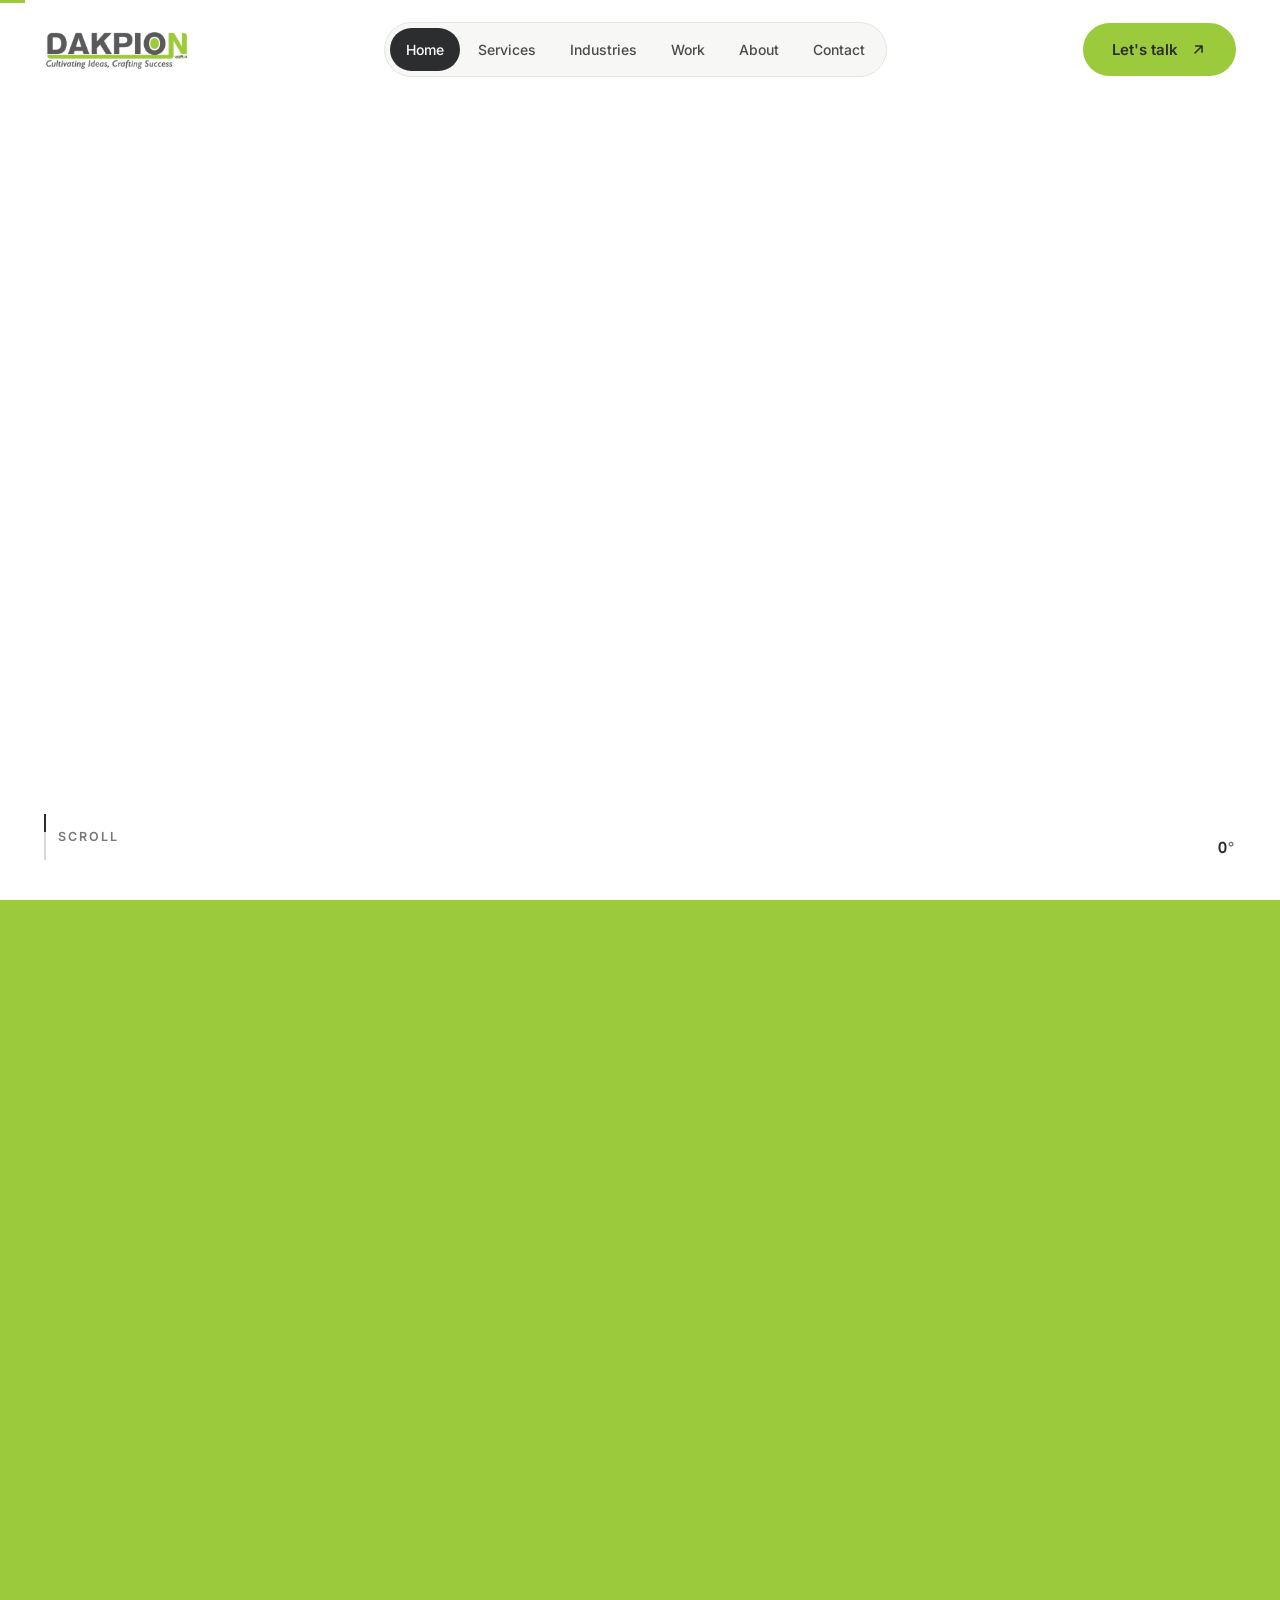
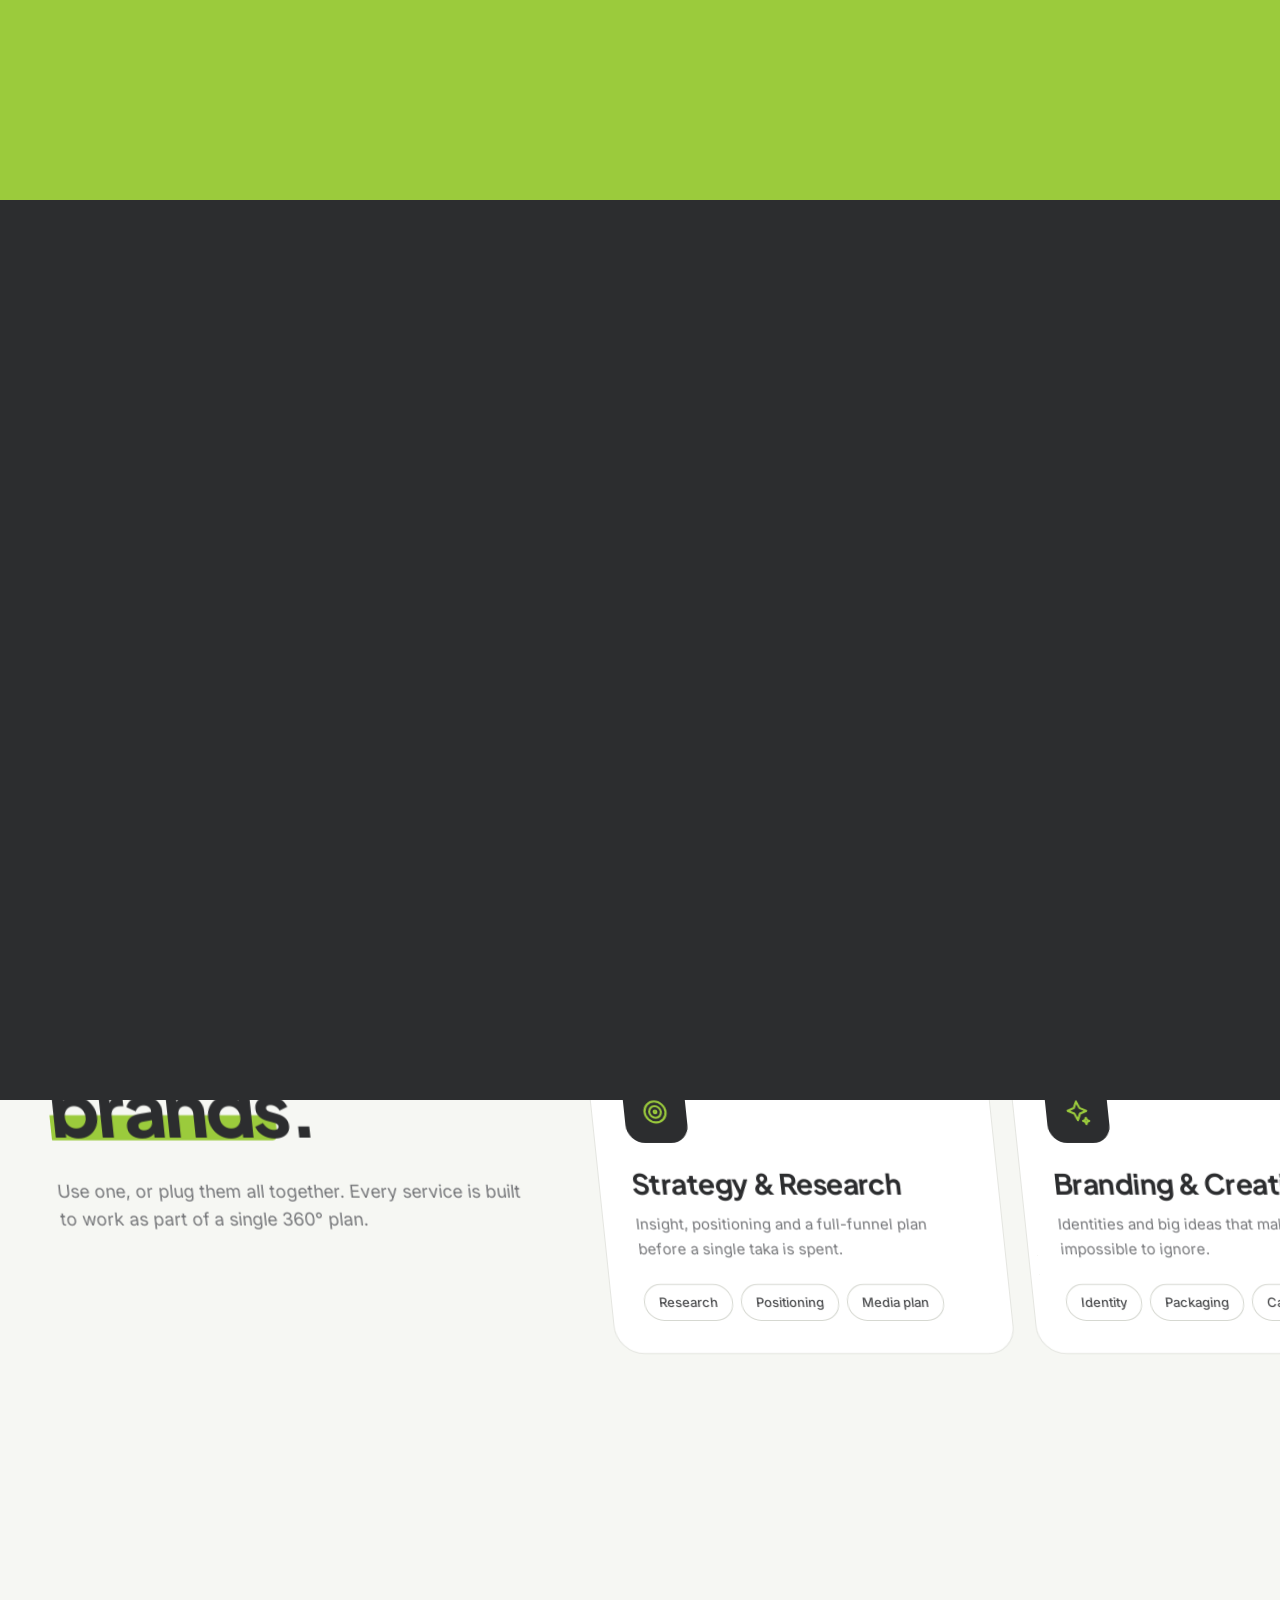
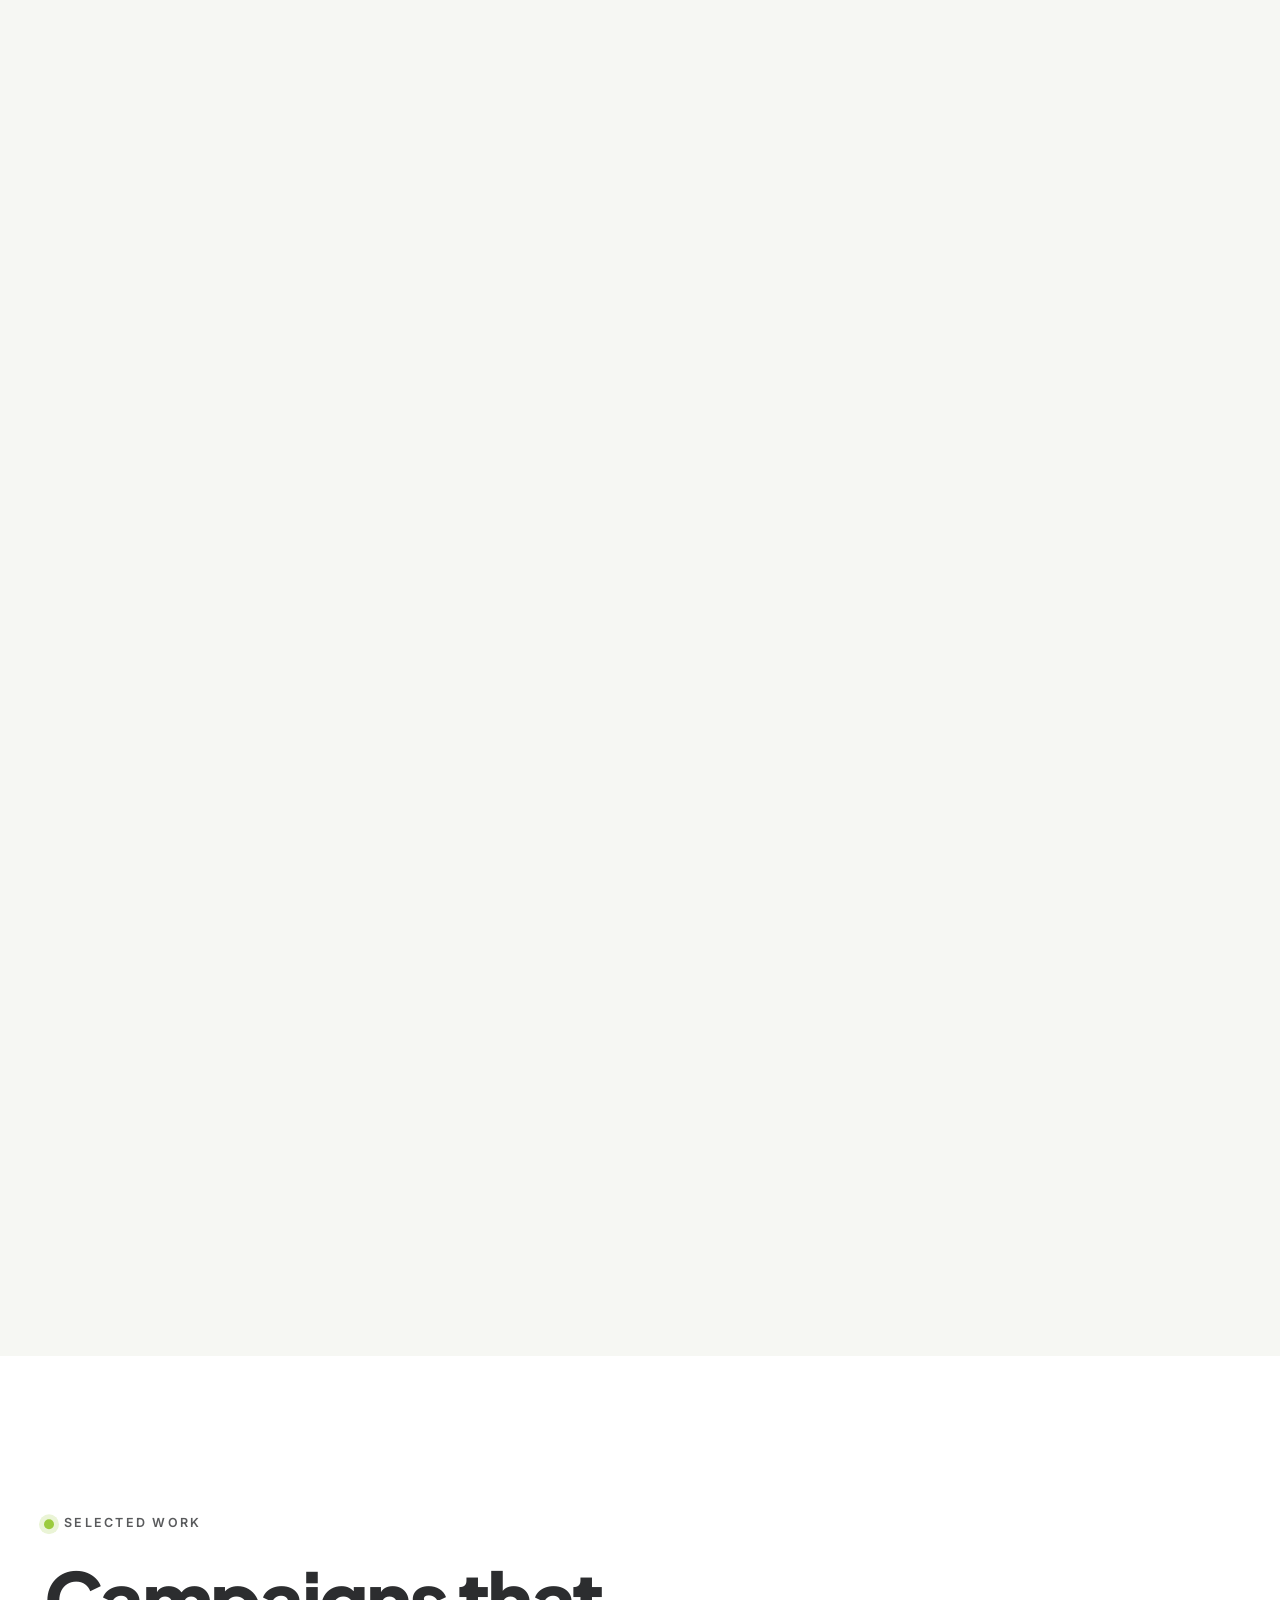
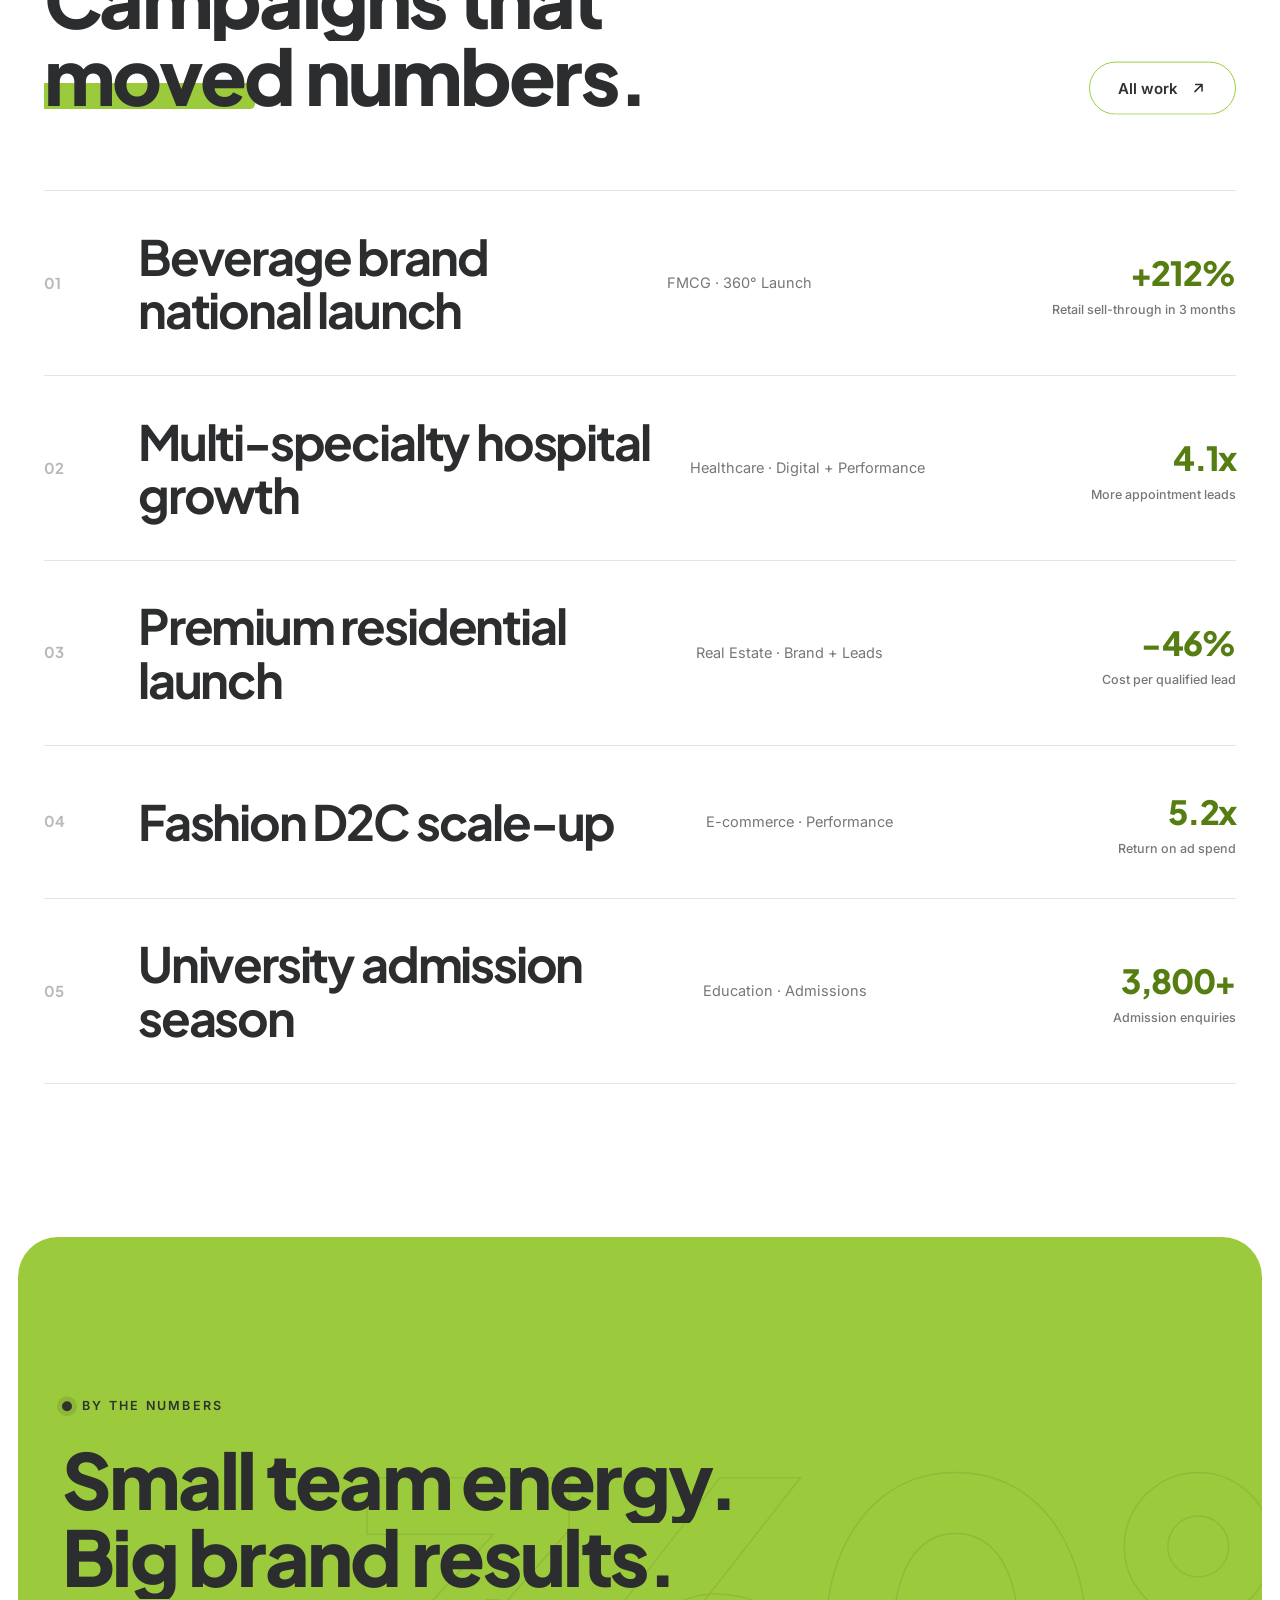
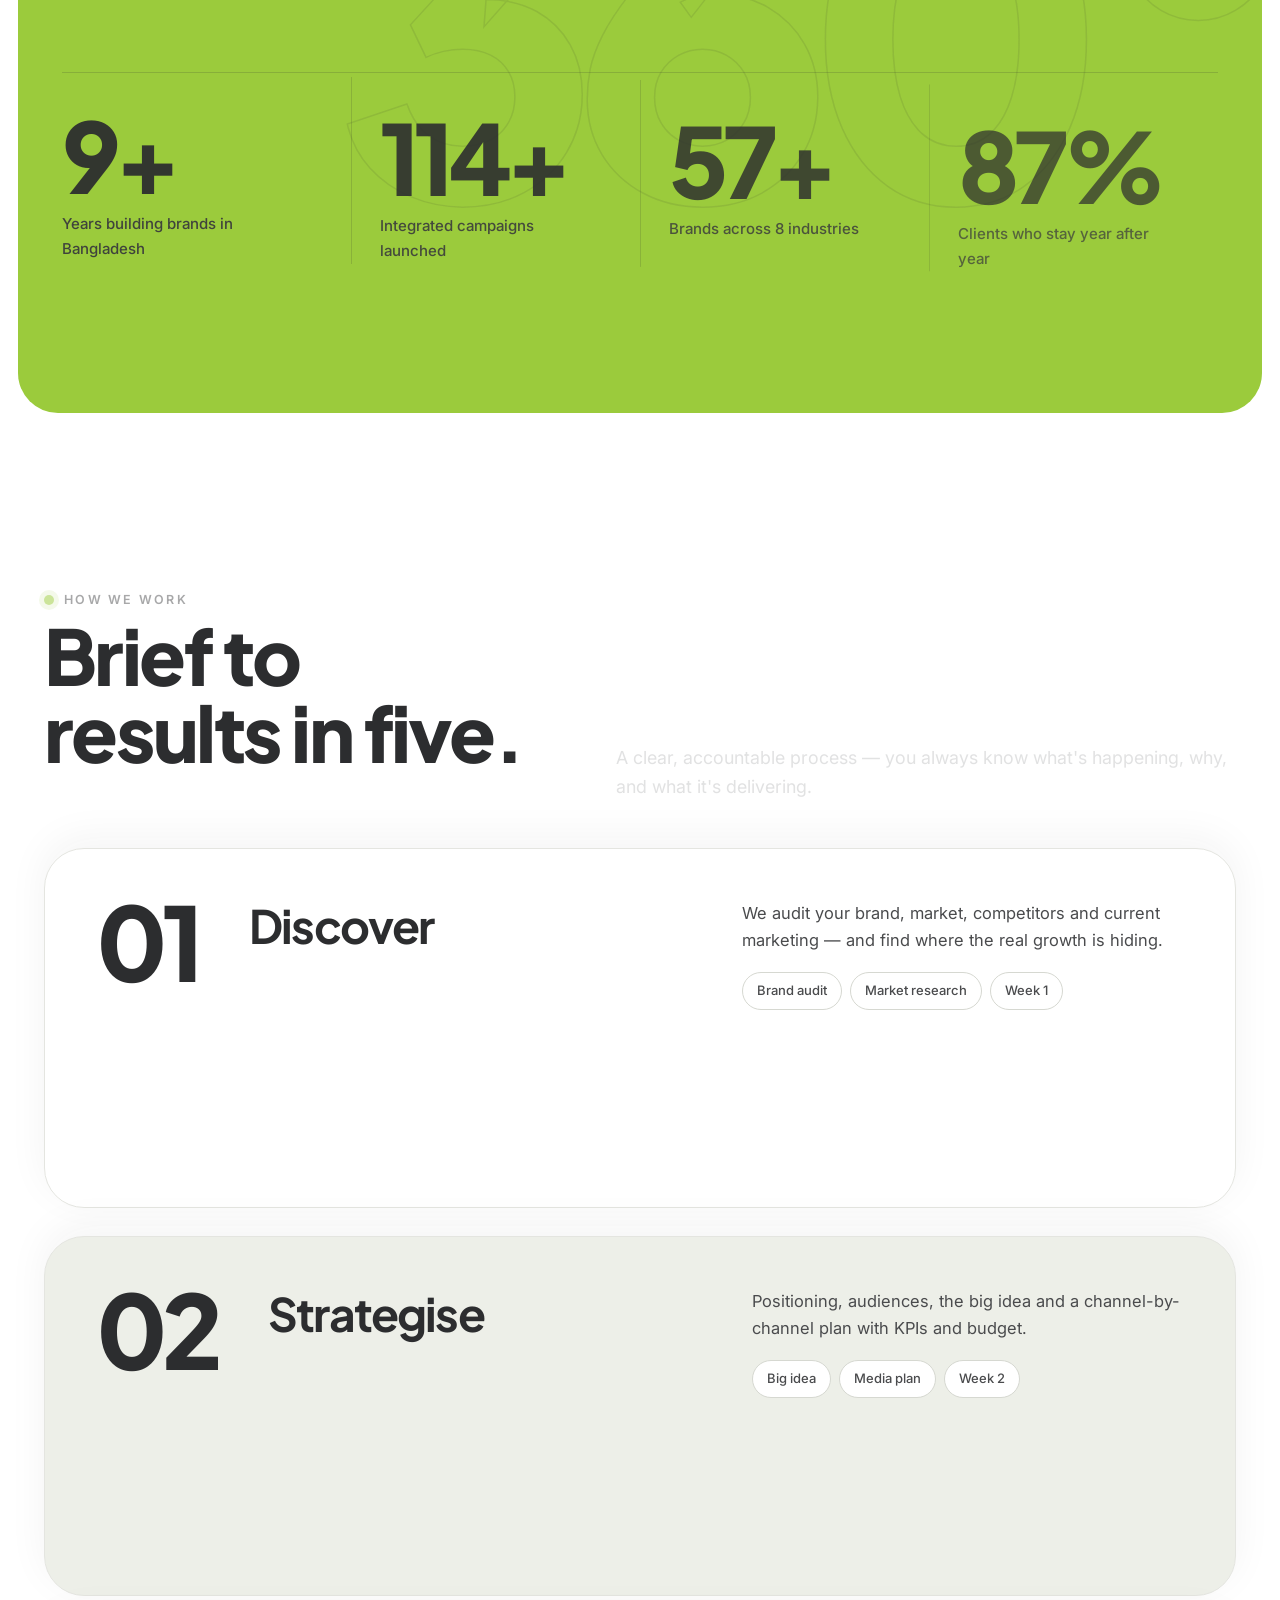
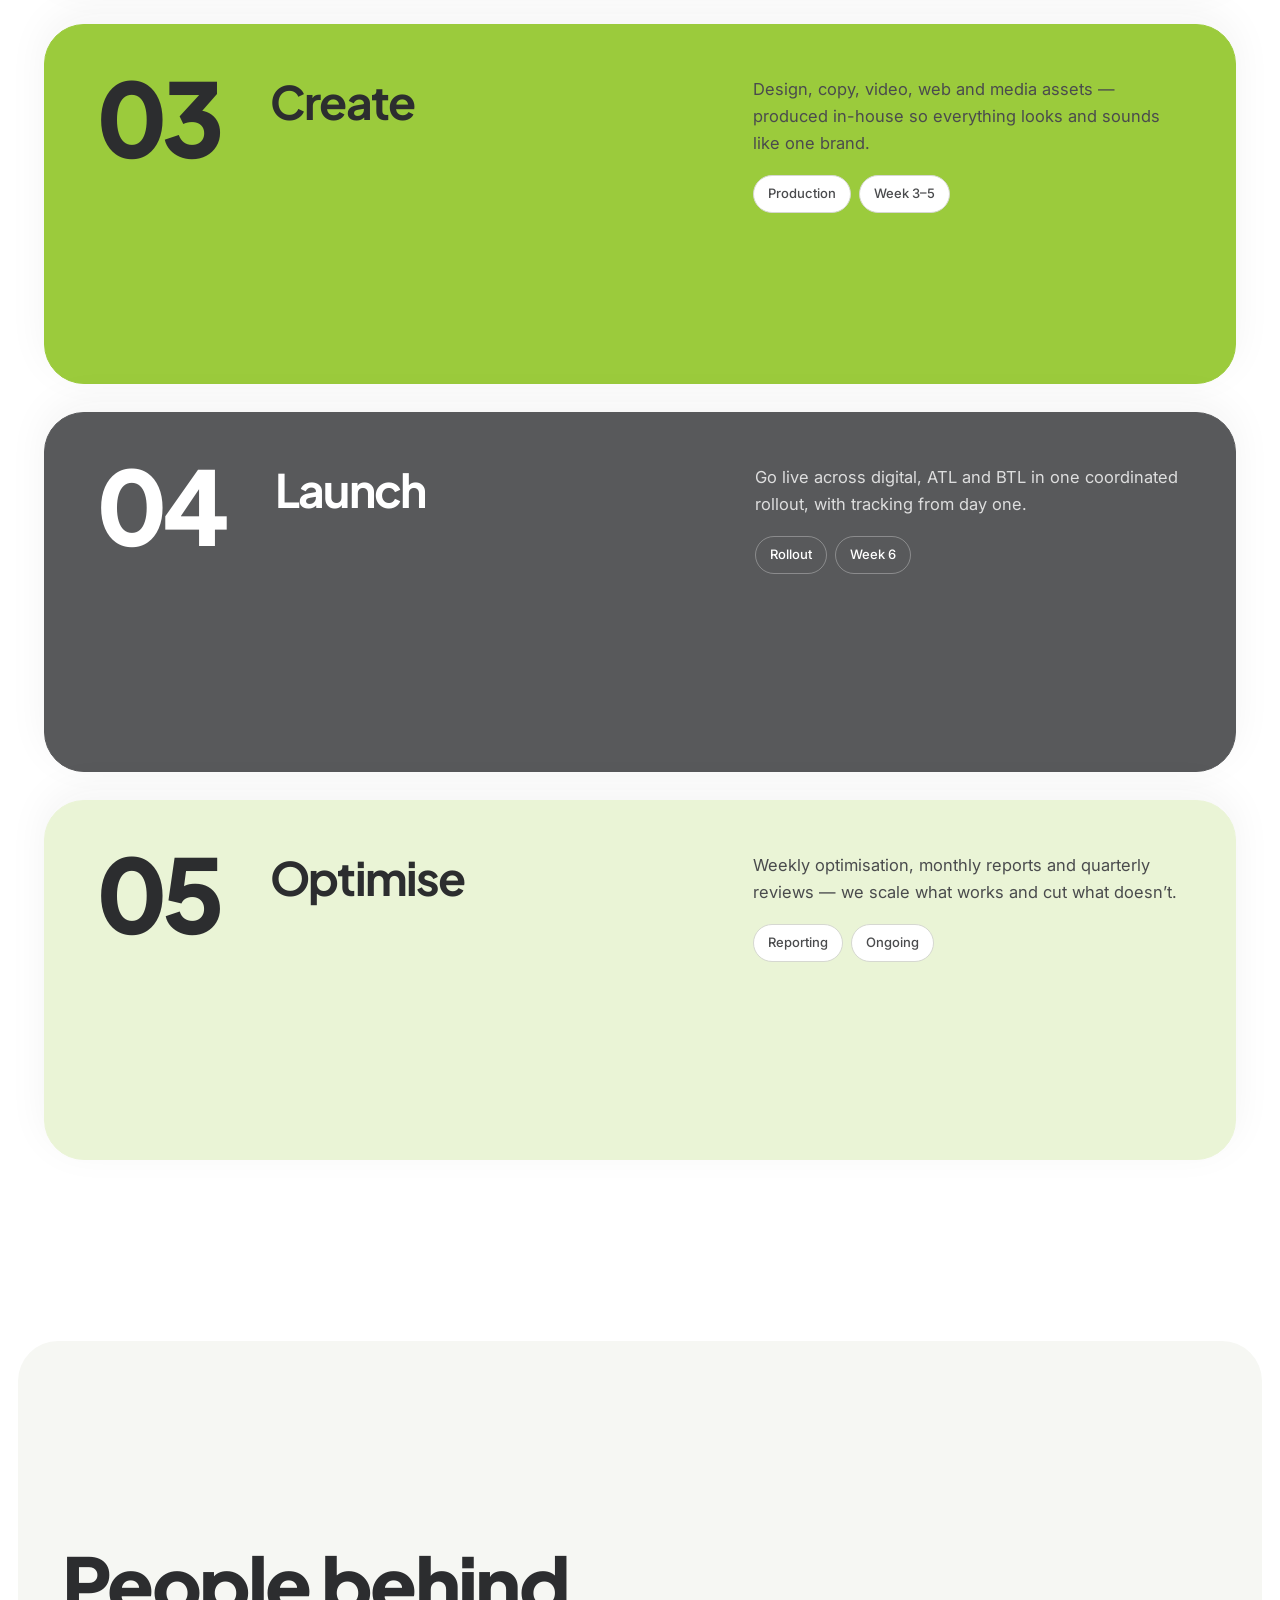
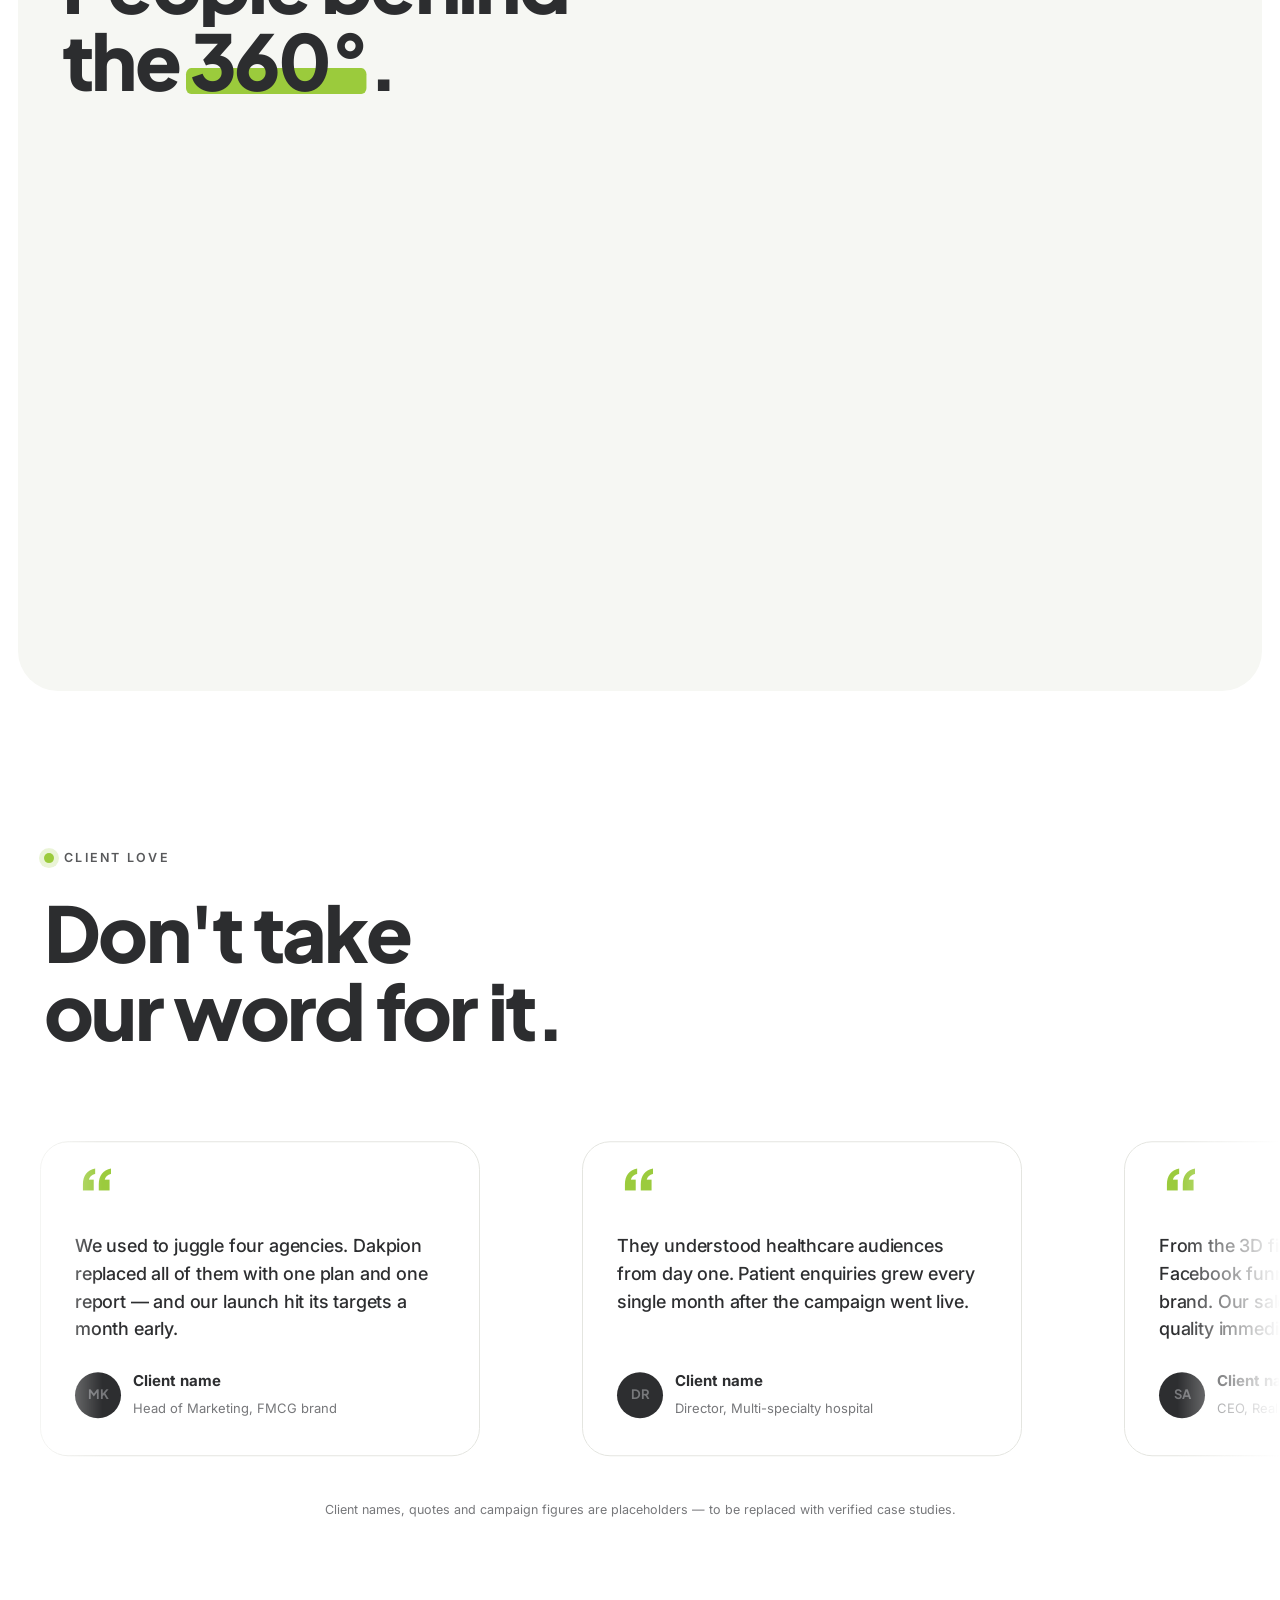
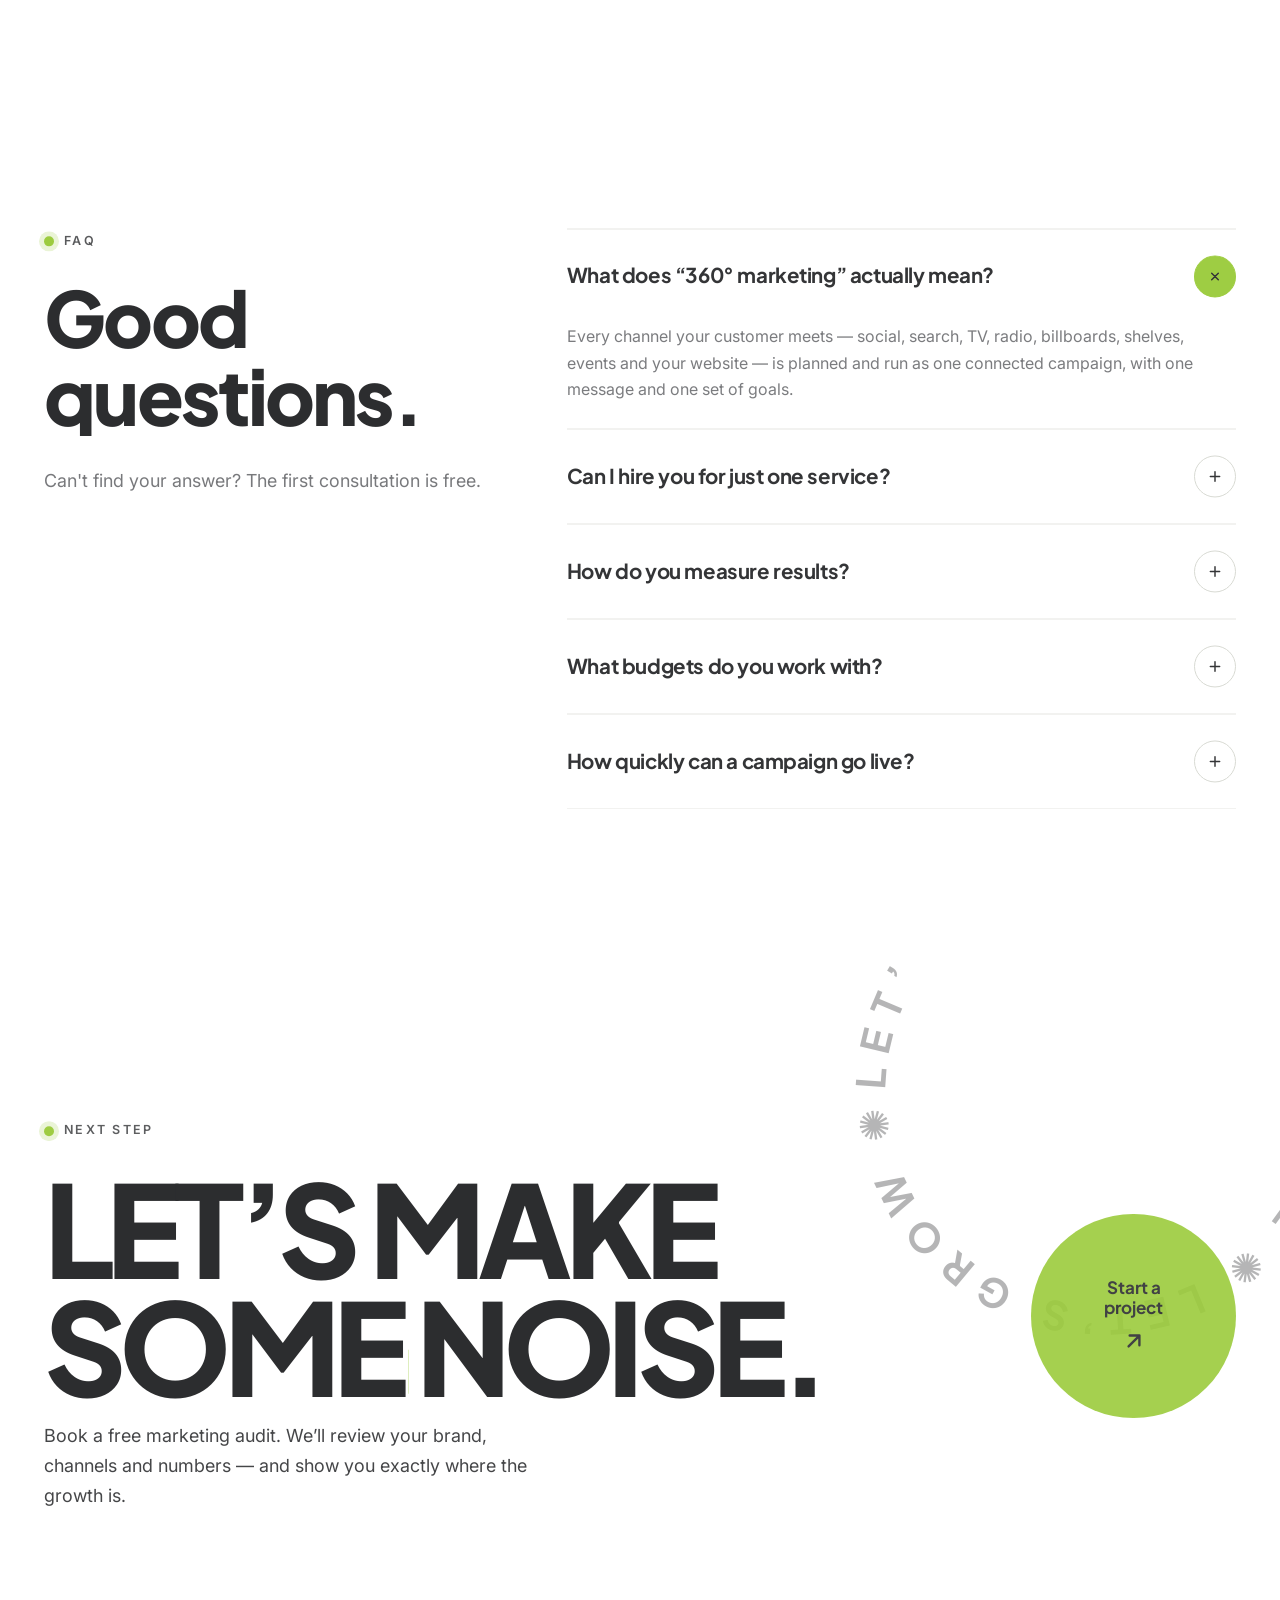
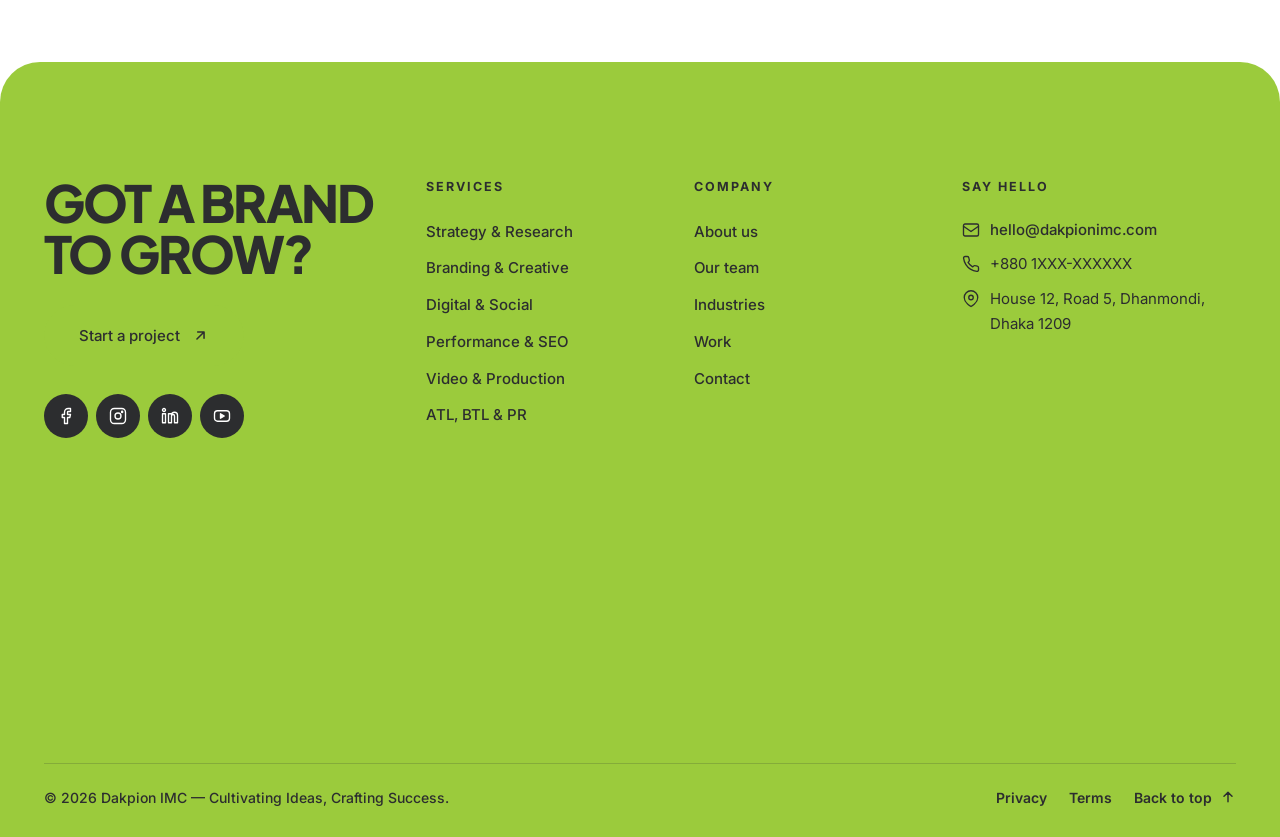
<file: index.html>
<!doctype html>
<html lang="en">
<head>
<meta charset="UTF-8">
<meta name="viewport" content="width=device-width, initial-scale=1.0">
<title>Dakpion IMC — 360° Marketing Solutions Agency in Bangladesh</title>
<meta name="description" content="Dakpion IMC is a 360° marketing agency in Dhaka — brand strategy, creative, social media, performance ads, SEO, video production, ATL media, PR and BTL activation under one roof.">
<meta name="theme-color" content="#9BCB3C">
<meta property="og:title" content="Dakpion IMC — 360° Marketing Solutions Agency in Bangladesh">
<meta property="og:description" content="Dakpion IMC is a 360° marketing agency in Dhaka — brand strategy, creative, social media, performance ads, SEO, video production, ATL media, PR and BTL activation under one roof.">
<meta property="og:type" content="website">
<link rel="icon" href="assets/images/favicon.png">
<link rel="preconnect" href="https://fonts.googleapis.com">
<link rel="preconnect" href="https://fonts.gstatic.com" crossorigin>
<link rel="preload" as="image" href="assets/images/logo-dark.webp">
<link href="https://fonts.googleapis.com/css2?family=Inter:wght@400;500;600;700&family=Plus+Jakarta+Sans:wght@600;700;800&display=swap" rel="stylesheet">
<link rel="stylesheet" href="assets/css/style.css">
<script>
(function(r){r.classList.add('js');try{if(!sessionStorage.getItem('dk-seen')&&!matchMedia('(prefers-reduced-motion: reduce)').matches)r.classList.add('show-loader');if(sessionStorage.getItem('dk-pt'))r.classList.add('pt-enter');}catch(e){}
setTimeout(function(){if(!window.__animReady){r.classList.add('no-anim');r.classList.remove('show-loader','pt-enter');}},3500);})(document.documentElement);
</script>
<script src="assets/js/vendor/gsap.min.js" defer></script>
<script src="assets/js/vendor/ScrollTrigger.min.js" defer></script>
<script src="assets/js/vendor/SplitText.min.js" defer></script>
<script src="assets/js/vendor/lenis.min.js" defer></script>
<script src="assets/js/main.js" defer></script>
</head>
<body data-page="home">
<!-- @header -->
<div class="progress" aria-hidden="true"></div>
<div class="cursor" aria-hidden="true"><span></span></div><div class="cursor-dot" aria-hidden="true"></div>
<div class="loader" aria-hidden="true"><span>Dakpion IMC — 360° Marketing</span><b>0°</b></div>
<div class="pt" aria-hidden="true"></div>
<header class="site-header">
  <div class="container header-inner">
    <a href="index.html" class="brand" aria-label="Dakpion IMC home"><img src="assets/images/logo-dark.webp" width="420" height="116" alt="Dakpion IMC"></a>
    <nav aria-label="Main"><ul class="nav"><li><a href="index.html" data-nav="home" data-text="Home"><span>Home</span></a></li><li><a href="services.html" data-nav="services" data-text="Services"><span>Services</span></a></li><li><a href="industries.html" data-nav="industries" data-text="Industries"><span>Industries</span></a></li><li><a href="portfolio.html" data-nav="work" data-text="Work"><span>Work</span></a></li><li><a href="about.html" data-nav="about" data-text="About"><span>About</span></a></li><li><a href="contact.html" data-nav="contact" data-text="Contact"><span>Contact</span></a></li></ul></nav>
    <div class="header-right">
      <a href="contact.html" class="btn btn--grey" data-magnetic=".2">Let's talk <svg class="icon" aria-hidden="true"><use href="assets/icons/sprite.svg#i-arrow-ur"/></svg></a>
      <button class="menu-btn" aria-expanded="false" aria-controls="menu"><span>Menu</span><i><b></b><b></b></i></button>
    </div>
  </div>
</header>
<div class="menu" id="menu">
  <ul><li><a href="index.html" style="--i:0">Home</a></li><li><a href="services.html" style="--i:1">Services</a></li><li><a href="industries.html" style="--i:2">Industries</a></li><li><a href="portfolio.html" style="--i:3">Work</a></li><li><a href="about.html" style="--i:4">About</a></li><li><a href="contact.html" style="--i:5">Contact</a></li></ul>
  <div class="menu-foot"><a href="mailto:hello@dakpionimc.com">hello@dakpionimc.com</a><span>+880 1XXX-XXXXXX · Dhanmondi, Dhaka</span></div>
</div>
<!-- /@header -->

<main>

<section class="hero">
  <div class="hero-pin">
    <div class="container hero-center">
  <svg class="hero-ring" viewBox="0 0 600 600" aria-hidden="true"><circle class="hr-track" cx="300" cy="300" r="280"/><circle class="hr-prog" cx="300" cy="300" r="280"/></svg>
  <div class="ring-words" aria-hidden="true"><span class="rw" data-angle="36" style="left:77.4%;top:12.2%">Strategy</span><span class="rw" data-angle="108" style="left:94.4%;top:64.4%">Creative</span><span class="rw" data-angle="180" style="left:50.0%;top:96.7%">Digital</span><span class="rw" data-angle="252" style="left:5.6%;top:64.4%">Media</span><span class="rw" data-angle="324" style="left:22.6%;top:12.2%">Activation</span></div>
      <span class="hero-kicker">Dakpion IMC — 360° Marketing</span>
      <h1 class="hero-title">
        <span class="ln"><span class="lni">We make brands</span></span>
        <span class="ln"><span class="lni"><span class="rotator"><span>loved<i class="dot">.</i></span><span>seen<i class="dot">.</i></span><span>shared<i class="dot">.</i></span><span>talked about<i class="dot">.</i></span><span>chosen<i class="dot">.</i></span></span></span></span>
      </h1>
      <p class="hero-sub">Strategy, creative, digital, media and activation — one team, one plan, one set of numbers.</p>
      <div class="hero-cta">
        <a href="contact.html" class="btn btn--grey btn--lg" data-magnetic=".2">Start a project <svg class="icon" aria-hidden="true"><use href="assets/icons/sprite.svg#i-arrow-ur"/></svg></a>
        <a href="services.html" class="btn btn--line btn--lg">Our services</a>
      </div>
    </div>
    <div class="hero-deg" aria-hidden="true"><b>0</b>°</div>
    <div class="scroll-hint"><i></i>Scroll</div>
  </div>
</section>

<section class="tapes" aria-hidden="true">
  <div class="tape tape--a"><div class="tape-track"><span>Strategy</span><span>Branding</span><span>Social Media</span><span>Performance</span><span>SEO</span><span>TVC &amp; OVC</span><span>Billboards</span><span>Activation</span></div><div class="tape-track"><span>Strategy</span><span>Branding</span><span>Social Media</span><span>Performance</span><span>SEO</span><span>TVC &amp; OVC</span><span>Billboards</span><span>Activation</span></div></div>
  <div class="tape tape--b"><div class="tape-track"><span>Think 360°</span><span>Create</span><span>Engage</span><span>Measure</span><span>Grow</span><span>Repeat</span><span>Think 360°</span><span>Create</span><span>Engage</span><span>Measure</span><span>Grow</span><span>Repeat</span></div><div class="tape-track"><span>Think 360°</span><span>Create</span><span>Engage</span><span>Measure</span><span>Grow</span><span>Repeat</span><span>Think 360°</span><span>Create</span><span>Engage</span><span>Measure</span><span>Grow</span><span>Repeat</span></div></div>
</section>

<section class="section">
  <div class="container">
    <div class="label" data-reveal>Who we are</div>
    <p class="manifesto">We’re Dakpion — a 360° marketing agency from Dhaka. We don’t sell channels. We build brands that show up everywhere your customer looks — on screens, streets, shelves and feeds — with <em>one idea, one voice and one goal: growth.</em></p>
    <div class="manifesto-foot">
      <p data-reveal>Strategists, designers, writers, filmmakers, media planners, developers and activation crews — under one roof, working from one plan.</p>
      <a href="about.html" class="btn-orb" data-magnetic=".4" data-reveal><span>Meet<br>Dakpion<svg class="icon" aria-hidden="true"><use href="assets/icons/sprite.svg#i-arrow-ur"/></svg></span></a>
    </div>
  </div>
</section>

<section class="hs" id="services">
  <div class="hs-pin">
    <div class="hs-track">
      <div class="hs-intro">
        <div class="label">What we do</div>
        <h2 data-split>Eight ways<br>we grow <span class="hl">brands.</span></h2>
        <p class="lead">Use one, or plug them all together. Every service is built to work as part of a single 360° plan.</p>
      </div>
      <a class="svc" href="services.html#strategy" data-cursor="Explore">
        <span class="go"><svg class="icon" aria-hidden="true"><use href="assets/icons/sprite.svg#i-arrow-ur"/></svg></span>
        <span class="n">01</span>
        <span class="ic"><svg class="icon" aria-hidden="true"><use href="assets/icons/sprite.svg#i-target"/></svg></span>
        <h3>Strategy &amp; Research</h3>
        <p>Insight, positioning and a full-funnel plan before a single taka is spent.</p>
        <div class="tags"><span class="tag">Research</span><span class="tag">Positioning</span><span class="tag">Media plan</span></div>
      </a>
      <a class="svc" href="services.html#branding" data-cursor="Explore">
        <span class="go"><svg class="icon" aria-hidden="true"><use href="assets/icons/sprite.svg#i-arrow-ur"/></svg></span>
        <span class="n">02</span>
        <span class="ic"><svg class="icon" aria-hidden="true"><use href="assets/icons/sprite.svg#i-brand"/></svg></span>
        <h3>Branding &amp; Creative</h3>
        <p>Identities and big ideas that make your brand impossible to ignore.</p>
        <div class="tags"><span class="tag">Identity</span><span class="tag">Packaging</span><span class="tag">Campaigns</span></div>
      </a>
      <a class="svc" href="services.html#digital" data-cursor="Explore">
        <span class="go"><svg class="icon" aria-hidden="true"><use href="assets/icons/sprite.svg#i-arrow-ur"/></svg></span>
        <span class="n">03</span>
        <span class="ic"><svg class="icon" aria-hidden="true"><use href="assets/icons/sprite.svg#i-social"/></svg></span>
        <h3>Digital &amp; Social Media</h3>
        <p>Always-on content, community and creators across every platform.</p>
        <div class="tags"><span class="tag">Content</span><span class="tag">Community</span><span class="tag">Influencers</span></div>
      </a>
      <a class="svc" href="services.html#performance" data-cursor="Explore">
        <span class="go"><svg class="icon" aria-hidden="true"><use href="assets/icons/sprite.svg#i-arrow-ur"/></svg></span>
        <span class="n">04</span>
        <span class="ic"><svg class="icon" aria-hidden="true"><use href="assets/icons/sprite.svg#i-ads"/></svg></span>
        <h3>Performance &amp; SEO</h3>
        <p>Meta, Google and TikTok ads plus SEO — optimised daily for sales.</p>
        <div class="tags"><span class="tag">Meta Ads</span><span class="tag">Google Ads</span><span class="tag">SEO</span></div>
      </a>
      <a class="svc" href="services.html#production" data-cursor="Explore">
        <span class="go"><svg class="icon" aria-hidden="true"><use href="assets/icons/sprite.svg#i-arrow-ur"/></svg></span>
        <span class="n">05</span>
        <span class="ic"><svg class="icon" aria-hidden="true"><use href="assets/icons/sprite.svg#i-video"/></svg></span>
        <h3>Video &amp; Production</h3>
        <p>TVC, OVC, reels, 3D and CGI — produced in-house, script to screen.</p>
        <div class="tags"><span class="tag">TVC</span><span class="tag">Reels</span><span class="tag">3D &amp; CGI</span></div>
      </a>
      <a class="svc" href="services.html#tech" data-cursor="Explore">
        <span class="go"><svg class="icon" aria-hidden="true"><use href="assets/icons/sprite.svg#i-arrow-ur"/></svg></span>
        <span class="n">06</span>
        <span class="ic"><svg class="icon" aria-hidden="true"><use href="assets/icons/sprite.svg#i-web"/></svg></span>
        <h3>Web &amp; MarTech</h3>
        <p>Websites, e-commerce, CRM and automation built to convert.</p>
        <div class="tags"><span class="tag">Websites</span><span class="tag">E-commerce</span><span class="tag">CRM</span></div>
      </a>
      <a class="svc" href="services.html#atl" data-cursor="Explore">
        <span class="go"><svg class="icon" aria-hidden="true"><use href="assets/icons/sprite.svg#i-arrow-ur"/></svg></span>
        <span class="n">07</span>
        <span class="ic"><svg class="icon" aria-hidden="true"><use href="assets/icons/sprite.svg#i-tv"/></svg></span>
        <h3>ATL Media &amp; PR</h3>
        <p>TV, radio, print, billboards and press — mass reach, measured.</p>
        <div class="tags"><span class="tag">TV &amp; Radio</span><span class="tag">OOH</span><span class="tag">PR</span></div>
      </a>
      <a class="svc" href="services.html#btl" data-cursor="Explore">
        <span class="go"><svg class="icon" aria-hidden="true"><use href="assets/icons/sprite.svg#i-arrow-ur"/></svg></span>
        <span class="n">08</span>
        <span class="ic"><svg class="icon" aria-hidden="true"><use href="assets/icons/sprite.svg#i-flag"/></svg></span>
        <h3>BTL &amp; Activation</h3>
        <p>Launches, events, sampling and retail — brands people can touch.</p>
        <div class="tags"><span class="tag">Events</span><span class="tag">Sampling</span><span class="tag">Retail</span></div>
      </a>
      <div class="hs-end"><a href="services.html" class="btn-orb" data-magnetic=".45"><span>All<br>services<svg class="icon" aria-hidden="true"><use href="assets/icons/sprite.svg#i-arrow-ur"/></svg></span></a></div>
    </div>
  </div>
</section>

<section class="section">
  <div class="container">
    <div class="head">
      <div><div class="label" data-reveal>Selected work</div><h2 data-split>Campaigns that<br><span class="hl">moved</span> numbers.</h2></div>
      <a href="portfolio.html" class="btn btn--line" data-reveal>All work <svg class="icon" aria-hidden="true"><use href="assets/icons/sprite.svg#i-arrow-ur"/></svg></a>
    </div>
    <div class="wl" data-cursor="View">
      <a class="wl-row" href="portfolio.html">
        <span class="i">01</span>
        <h3>Beverage brand national launch</h3>
        <span class="meta">FMCG · 360° Launch</span>
        <span class="kpi">+212%<small>Retail sell-through in 3 months</small></span>
      </a>
      <a class="wl-row" href="portfolio.html">
        <span class="i">02</span>
        <h3>Multi-specialty hospital growth</h3>
        <span class="meta">Healthcare · Digital + Performance</span>
        <span class="kpi">4.1x<small>More appointment leads</small></span>
      </a>
      <a class="wl-row" href="portfolio.html">
        <span class="i">03</span>
        <h3>Premium residential launch</h3>
        <span class="meta">Real Estate · Brand + Leads</span>
        <span class="kpi">−46%<small>Cost per qualified lead</small></span>
      </a>
      <a class="wl-row" href="portfolio.html">
        <span class="i">04</span>
        <h3>Fashion D2C scale-up</h3>
        <span class="meta">E-commerce · Performance</span>
        <span class="kpi">5.2x<small>Return on ad spend</small></span>
      </a>
      <a class="wl-row" href="portfolio.html">
        <span class="i">05</span>
        <h3>University admission season</h3>
        <span class="meta">Education · Admissions</span>
        <span class="kpi">3,800+<small>Admission enquiries</small></span>
      </a>
    </div>
    <div class="preview" aria-hidden="true"><div class="thumb thumb--1"><div class="tt"><span>FMCG</span></div><div class="kb"><b>+212%</b><small>Retail sell-through in 3 months</small></div></div><div class="thumb thumb--2"><div class="tt"><span>Healthcare</span></div><div class="kb"><b>4.1x</b><small>More appointment leads</small></div></div><div class="thumb thumb--3"><div class="tt"><span>Real Estate</span></div><div class="kb"><b>−46%</b><small>Cost per qualified lead</small></div></div><div class="thumb thumb--4"><div class="tt"><span>E-commerce</span></div><div class="kb"><b>5.2x</b><small>Return on ad spend</small></div></div><div class="thumb thumb--5"><div class="tt"><span>Education</span></div><div class="kb"><b>3,800+</b><small>Admission enquiries</small></div></div></div>
  </div>
</section>

<section class="section section--lime round" style="margin:0 clamp(8px,1.4vw,20px);overflow:hidden">
  <div class="big-360" aria-hidden="true">360°</div>
  <div class="container" style="position:relative">
    <div class="head">
      <div><div class="label" data-reveal>By the numbers</div><h2 data-split>Small team energy.<br>Big brand results.</h2></div>
    </div>
    <div class="stats">
      <div class="stat" data-reveal><b data-count="9" data-suffix="+">9+</b><span>Years building brands in Bangladesh</span></div>
      <div class="stat" data-reveal><b data-count="120" data-suffix="+">120+</b><span>Integrated campaigns launched</span></div>
      <div class="stat" data-reveal><b data-count="60" data-suffix="+">60+</b><span>Brands across 8 industries</span></div>
      <div class="stat" data-reveal><b data-count="92" data-suffix="%">92%</b><span>Clients who stay year after year</span></div>
    </div>
  </div>
</section>

<section class="section">
  <div class="container">
    <div class="head">
      <div><div class="label" data-reveal>How we work</div><h2 data-split>Brief to<br>results in five.</h2></div>
      <p class="lead" data-reveal>A clear, accountable process — you always know what's happening, why, and what it's delivering.</p>
    </div>
    <div class="stack">
      <div class="stack-card" style="--i:0">
        <span class="sn">01</span>
        <h3>Discover</h3>
        <div><p>We audit your brand, market, competitors and current marketing — and find where the real growth is hiding.</p><div class="tags"><span class="tag">Brand audit</span><span class="tag">Market research</span><span class="tag">Week 1</span></div></div>
      </div>
      <div class="stack-card" style="--i:1">
        <span class="sn">02</span>
        <h3>Strategise</h3>
        <div><p>Positioning, audiences, the big idea and a channel-by-channel plan with KPIs and budget.</p><div class="tags"><span class="tag">Big idea</span><span class="tag">Media plan</span><span class="tag">Week 2</span></div></div>
      </div>
      <div class="stack-card" style="--i:2">
        <span class="sn">03</span>
        <h3>Create</h3>
        <div><p>Design, copy, video, web and media assets — produced in-house so everything looks and sounds like one brand.</p><div class="tags"><span class="tag">Production</span><span class="tag">Week 3–5</span></div></div>
      </div>
      <div class="stack-card" style="--i:3">
        <span class="sn">04</span>
        <h3>Launch</h3>
        <div><p>Go live across digital, ATL and BTL in one coordinated rollout, with tracking from day one.</p><div class="tags"><span class="tag">Rollout</span><span class="tag">Week 6</span></div></div>
      </div>
      <div class="stack-card" style="--i:4">
        <span class="sn">05</span>
        <h3>Optimise</h3>
        <div><p>Weekly optimisation, monthly reports and quarterly reviews — we scale what works and cut what doesn’t.</p><div class="tags"><span class="tag">Reporting</span><span class="tag">Ongoing</span></div></div>
      </div>
    </div>
  </div>
</section>

<section class="section section--paper round" style="margin:0 clamp(8px,1.4vw,20px)">
  <div class="container">
    <div class="head">
      <div><div class="label" data-reveal>The crew</div><h2 data-split>People behind<br>the <span class="hl">360°.</span></h2></div>
      <a href="about.html#team" class="btn btn--line" data-reveal>Meet the full team <svg class="icon" aria-hidden="true"><use href="assets/icons/sprite.svg#i-arrow-ur"/></svg></a>
    </div>
    <div class="team-grid"><div class="member m1" data-tilt data-reveal style="transition-delay:0.00s">
        <div class="card">
          <div class="art"><span class="ini">CEO</span><!-- replace with <img src="assets/images/team/NAME.webp" alt="NAME"> --></div>
          <div class="who"><div><b>Founder &amp; CEO</b><span>Leadership</span></div><div class="soc"><a href="#" aria-label="LinkedIn"><svg class="icon" aria-hidden="true"><use href="assets/icons/sprite.svg#i-in"/></svg></a><a href="#" aria-label="Instagram"><svg class="icon" aria-hidden="true"><use href="assets/icons/sprite.svg#i-ig"/></svg></a></div></div>
        </div>
      </div><div class="member m2" data-tilt data-reveal style="transition-delay:0.05s">
        <div class="card">
          <div class="art"><span class="ini">STR</span><!-- replace with <img src="assets/images/team/NAME.webp" alt="NAME"> --></div>
          <div class="who"><div><b>Head of Strategy</b><span>Strategy &amp; Planning</span></div><div class="soc"><a href="#" aria-label="LinkedIn"><svg class="icon" aria-hidden="true"><use href="assets/icons/sprite.svg#i-in"/></svg></a><a href="#" aria-label="Instagram"><svg class="icon" aria-hidden="true"><use href="assets/icons/sprite.svg#i-ig"/></svg></a></div></div>
        </div>
      </div><div class="member m3" data-tilt data-reveal style="transition-delay:0.10s">
        <div class="card">
          <div class="art"><span class="ini">CD</span><!-- replace with <img src="assets/images/team/NAME.webp" alt="NAME"> --></div>
          <div class="who"><div><b>Creative Director</b><span>Creative &amp; Design</span></div><div class="soc"><a href="#" aria-label="LinkedIn"><svg class="icon" aria-hidden="true"><use href="assets/icons/sprite.svg#i-in"/></svg></a><a href="#" aria-label="Instagram"><svg class="icon" aria-hidden="true"><use href="assets/icons/sprite.svg#i-ig"/></svg></a></div></div>
        </div>
      </div><div class="member m4" data-tilt data-reveal style="transition-delay:0.15s">
        <div class="card">
          <div class="art"><span class="ini">DIG</span><!-- replace with <img src="assets/images/team/NAME.webp" alt="NAME"> --></div>
          <div class="who"><div><b>Head of Digital</b><span>Social &amp; Content</span></div><div class="soc"><a href="#" aria-label="LinkedIn"><svg class="icon" aria-hidden="true"><use href="assets/icons/sprite.svg#i-in"/></svg></a><a href="#" aria-label="Instagram"><svg class="icon" aria-hidden="true"><use href="assets/icons/sprite.svg#i-ig"/></svg></a></div></div>
        </div>
      </div></div>
  </div>
</section>

<section class="section">
  <div class="container">
    <div class="head">
      <div><div class="label" data-reveal>Client love</div><h2 data-split>Don't take<br>our word for it.</h2></div>
    </div>
  </div>
  <div class="tm" data-reveal><div class="tm-track"><figure class="quote"><div class="qm">“</div><blockquote>We used to juggle four agencies. Dakpion replaced all of them with one plan and one report — and our launch hit its targets a month early.</blockquote><figcaption class="by"><span class="av">MK</span><div><b>Client name</b><span>Head of Marketing, FMCG brand</span></div></figcaption></figure><figure class="quote"><div class="qm">“</div><blockquote>They understood healthcare audiences from day one. Patient enquiries grew every single month after the campaign went live.</blockquote><figcaption class="by"><span class="av">DR</span><div><b>Client name</b><span>Director, Multi-specialty hospital</span></div></figcaption></figure><figure class="quote"><div class="qm">“</div><blockquote>From the 3D film to the billboards and the Facebook funnel, everything felt like one brand. Our sales team noticed the lead quality immediately.</blockquote><figcaption class="by"><span class="av">SA</span><div><b>Client name</b><span>CEO, Real estate developer</span></div></figcaption></figure><figure class="quote"><div class="qm">“</div><blockquote>The creative testing system changed our business. We finally know which ads make money — and we scale them with confidence.</blockquote><figcaption class="by"><span class="av">NH</span><div><b>Client name</b><span>Founder, D2C fashion label</span></div></figcaption></figure><figure class="quote"><div class="qm">“</div><blockquote>Open days were packed and our counsellors had a CRM full of warm leads. Best admission season we have had.</blockquote><figcaption class="by"><span class="av">TR</span><div><b>Client name</b><span>Registrar, Private university</span></div></figcaption></figure></div><div class="tm-track" aria-hidden="true"><figure class="quote"><div class="qm">“</div><blockquote>We used to juggle four agencies. Dakpion replaced all of them with one plan and one report — and our launch hit its targets a month early.</blockquote><figcaption class="by"><span class="av">MK</span><div><b>Client name</b><span>Head of Marketing, FMCG brand</span></div></figcaption></figure><figure class="quote"><div class="qm">“</div><blockquote>They understood healthcare audiences from day one. Patient enquiries grew every single month after the campaign went live.</blockquote><figcaption class="by"><span class="av">DR</span><div><b>Client name</b><span>Director, Multi-specialty hospital</span></div></figcaption></figure><figure class="quote"><div class="qm">“</div><blockquote>From the 3D film to the billboards and the Facebook funnel, everything felt like one brand. Our sales team noticed the lead quality immediately.</blockquote><figcaption class="by"><span class="av">SA</span><div><b>Client name</b><span>CEO, Real estate developer</span></div></figcaption></figure><figure class="quote"><div class="qm">“</div><blockquote>The creative testing system changed our business. We finally know which ads make money — and we scale them with confidence.</blockquote><figcaption class="by"><span class="av">NH</span><div><b>Client name</b><span>Founder, D2C fashion label</span></div></figcaption></figure><figure class="quote"><div class="qm">“</div><blockquote>Open days were packed and our counsellors had a CRM full of warm leads. Best admission season we have had.</blockquote><figcaption class="by"><span class="av">TR</span><div><b>Client name</b><span>Registrar, Private university</span></div></figcaption></figure></div></div>
  <p class="note">Client names, quotes and campaign figures are placeholders — to be replaced with verified case studies.</p>
</section>

<section class="section">
  <div class="container faq">
    <div>
      <div class="label" data-reveal>FAQ</div>
      <h2 data-split>Good<br>questions.</h2>
      <p class="lead" data-reveal>Can't find your answer? The first consultation is free.</p>
    </div>
    <div data-reveal><div class="faq-item open"><button class="faq-q" aria-expanded="true">What does “360° marketing” actually mean?<span class="pm"><svg class="icon" aria-hidden="true"><use href="assets/icons/sprite.svg#i-plus"/></svg></span></button><div class="faq-a"><div><p>Every channel your customer meets — social, search, TV, radio, billboards, shelves, events and your website — is planned and run as one connected campaign, with one message and one set of goals.</p></div></div></div><div class="faq-item"><button class="faq-q" aria-expanded="false">Can I hire you for just one service?<span class="pm"><svg class="icon" aria-hidden="true"><use href="assets/icons/sprite.svg#i-plus"/></svg></span></button><div class="faq-a"><div><p>Yes. Many clients start with one service — like social media or a website — and expand as they see results. Everything we build plugs into a wider 360° plan later.</p></div></div></div><div class="faq-item"><button class="faq-q" aria-expanded="false">How do you measure results?<span class="pm"><svg class="icon" aria-hidden="true"><use href="assets/icons/sprite.svg#i-plus"/></svg></span></button><div class="faq-a"><div><p>We agree KPIs up front — reach, leads, sales, cost per acquisition, brand lift — set up tracking across channels, and share a clear monthly report with next-step recommendations.</p></div></div></div><div class="faq-item"><button class="faq-q" aria-expanded="false">What budgets do you work with?<span class="pm"><svg class="icon" aria-hidden="true"><use href="assets/icons/sprite.svg#i-plus"/></svg></span></button><div class="faq-a"><div><p>Growing SMEs and large enterprises alike. We recommend the channel mix that makes the most of your budget — digital-first or a full ATL + BTL rollout.</p></div></div></div><div class="faq-item"><button class="faq-q" aria-expanded="false">How quickly can a campaign go live?<span class="pm"><svg class="icon" aria-hidden="true"><use href="assets/icons/sprite.svg#i-plus"/></svg></span></button><div class="faq-a"><div><p>Digital campaigns can launch in 2–3 weeks. Integrated campaigns with production, TVC or on-ground activation usually take 5–8 weeks from brief to launch.</p></div></div></div></div>
  </div>
</section>


<section class="section cta">
  <div class="ring" aria-hidden="true">
  <svg viewBox="0 0 200 200"><defs><path id="rp-cta" d="M100,100 m-84,0 a84,84 0 1,1 168,0 a84,84 0 1,1 -168,0"/></defs><text><textPath href="#rp-cta" textLength="524">Let’s talk ✺ Let’s create ✺ Let’s grow ✺ </textPath></text></svg>
  
</div>
  <div class="container cta-inner">
    <div>
      <div class="label" data-reveal>Next step</div>
      <h2 data-split>Let’s make<br>some <span class="hl">noise.</span></h2>
      <p data-reveal>Book a free marketing audit. We’ll review your brand, channels and numbers — and show you exactly where the growth is.</p>
    </div>
    <a href="contact.html" class="btn-orb" data-magnetic=".45" data-reveal><span>Start a<br>project<svg class="icon" aria-hidden="true"><use href="assets/icons/sprite.svg#i-arrow-ur"/></svg></span></a>
  </div>
</section>


</main>

<!-- @footer -->
<footer class="site-footer">
  <div class="container">
    <div class="f-top">
      <div>
        <h2>Got a brand<br>to grow?</h2>
        <a href="contact.html" class="btn btn--grey btn--lg" data-magnetic=".25">Start a project <svg class="icon" aria-hidden="true"><use href="assets/icons/sprite.svg#i-arrow-ur"/></svg></a>
        <div class="social">
          <a href="#" aria-label="Facebook"><svg class="icon" aria-hidden="true"><use href="assets/icons/sprite.svg#i-fb"/></svg></a>
          <a href="#" aria-label="Instagram"><svg class="icon" aria-hidden="true"><use href="assets/icons/sprite.svg#i-ig"/></svg></a>
          <a href="#" aria-label="LinkedIn"><svg class="icon" aria-hidden="true"><use href="assets/icons/sprite.svg#i-in"/></svg></a>
          <a href="#" aria-label="YouTube"><svg class="icon" aria-hidden="true"><use href="assets/icons/sprite.svg#i-yt"/></svg></a>
        </div>
      </div>
      <div>
        <h5>Services</h5>
        <ul>
          <li><a class="link" href="services.html#strategy">Strategy &amp; Research</a></li>
          <li><a class="link" href="services.html#branding">Branding &amp; Creative</a></li>
          <li><a class="link" href="services.html#digital">Digital &amp; Social</a></li>
          <li><a class="link" href="services.html#performance">Performance &amp; SEO</a></li>
          <li><a class="link" href="services.html#production">Video &amp; Production</a></li>
          <li><a class="link" href="services.html#atl">ATL, BTL &amp; PR</a></li>
        </ul>
      </div>
      <div>
        <h5>Company</h5>
        <ul>
          <li><a class="link" href="about.html">About us</a></li>
          <li><a class="link" href="about.html#team">Our team</a></li>
          <li><a class="link" href="industries.html">Industries</a></li>
          <li><a class="link" href="portfolio.html">Work</a></li>
          <li><a class="link" href="contact.html">Contact</a></li>
        </ul>
      </div>
      <div>
        <h5>Say hello</h5>
        <ul class="f-contact">
          <li><svg class="icon" aria-hidden="true"><use href="assets/icons/sprite.svg#i-mail"/></svg><a class="link" href="mailto:hello@dakpionimc.com">hello@dakpionimc.com</a></li>
          <li><svg class="icon" aria-hidden="true"><use href="assets/icons/sprite.svg#i-phone"/></svg><span>+880 1XXX-XXXXXX</span></li>
          <li><svg class="icon" aria-hidden="true"><use href="assets/icons/sprite.svg#i-pin"/></svg><span>House 12, Road 5, Dhanmondi, Dhaka 1209</span></li>
        </ul>
      </div>
    </div>
    <div class="f-word" aria-hidden="true"><span>D</span><span>A</span><span>K</span><span>P</span><span>I</span><span>O</span><span>N</span></div>
    <div class="f-bottom">
      <span>&copy; <span id="year">2026</span> Dakpion IMC — Cultivating Ideas, Crafting Success.</span>
      <div class="links"><a class="link" href="#">Privacy</a><a class="link" href="#">Terms</a><a href="#" class="to-top">Back to top <svg class="icon" aria-hidden="true"><use href="assets/icons/sprite.svg#i-arrow"/></svg></a></div>
    </div>
  </div>
</footer>
<!-- /@footer -->

</body>
</html>
</file>
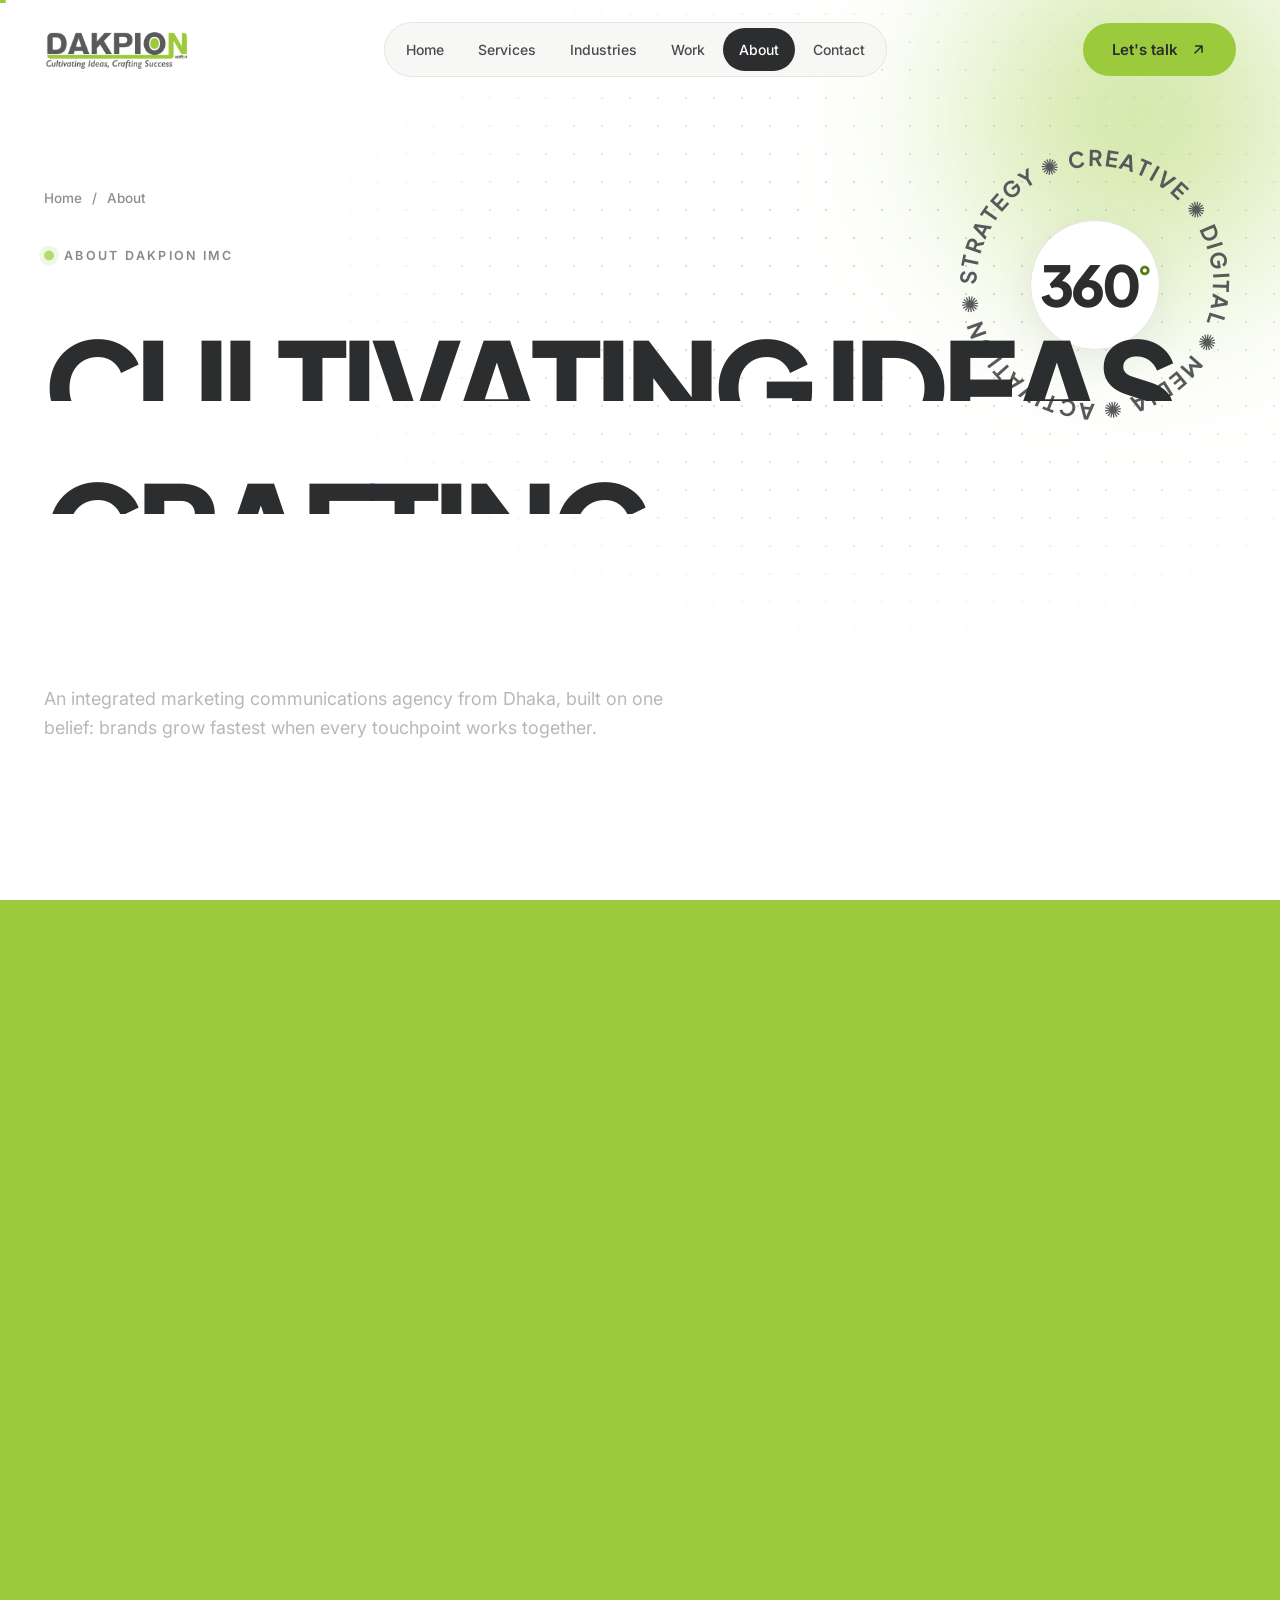
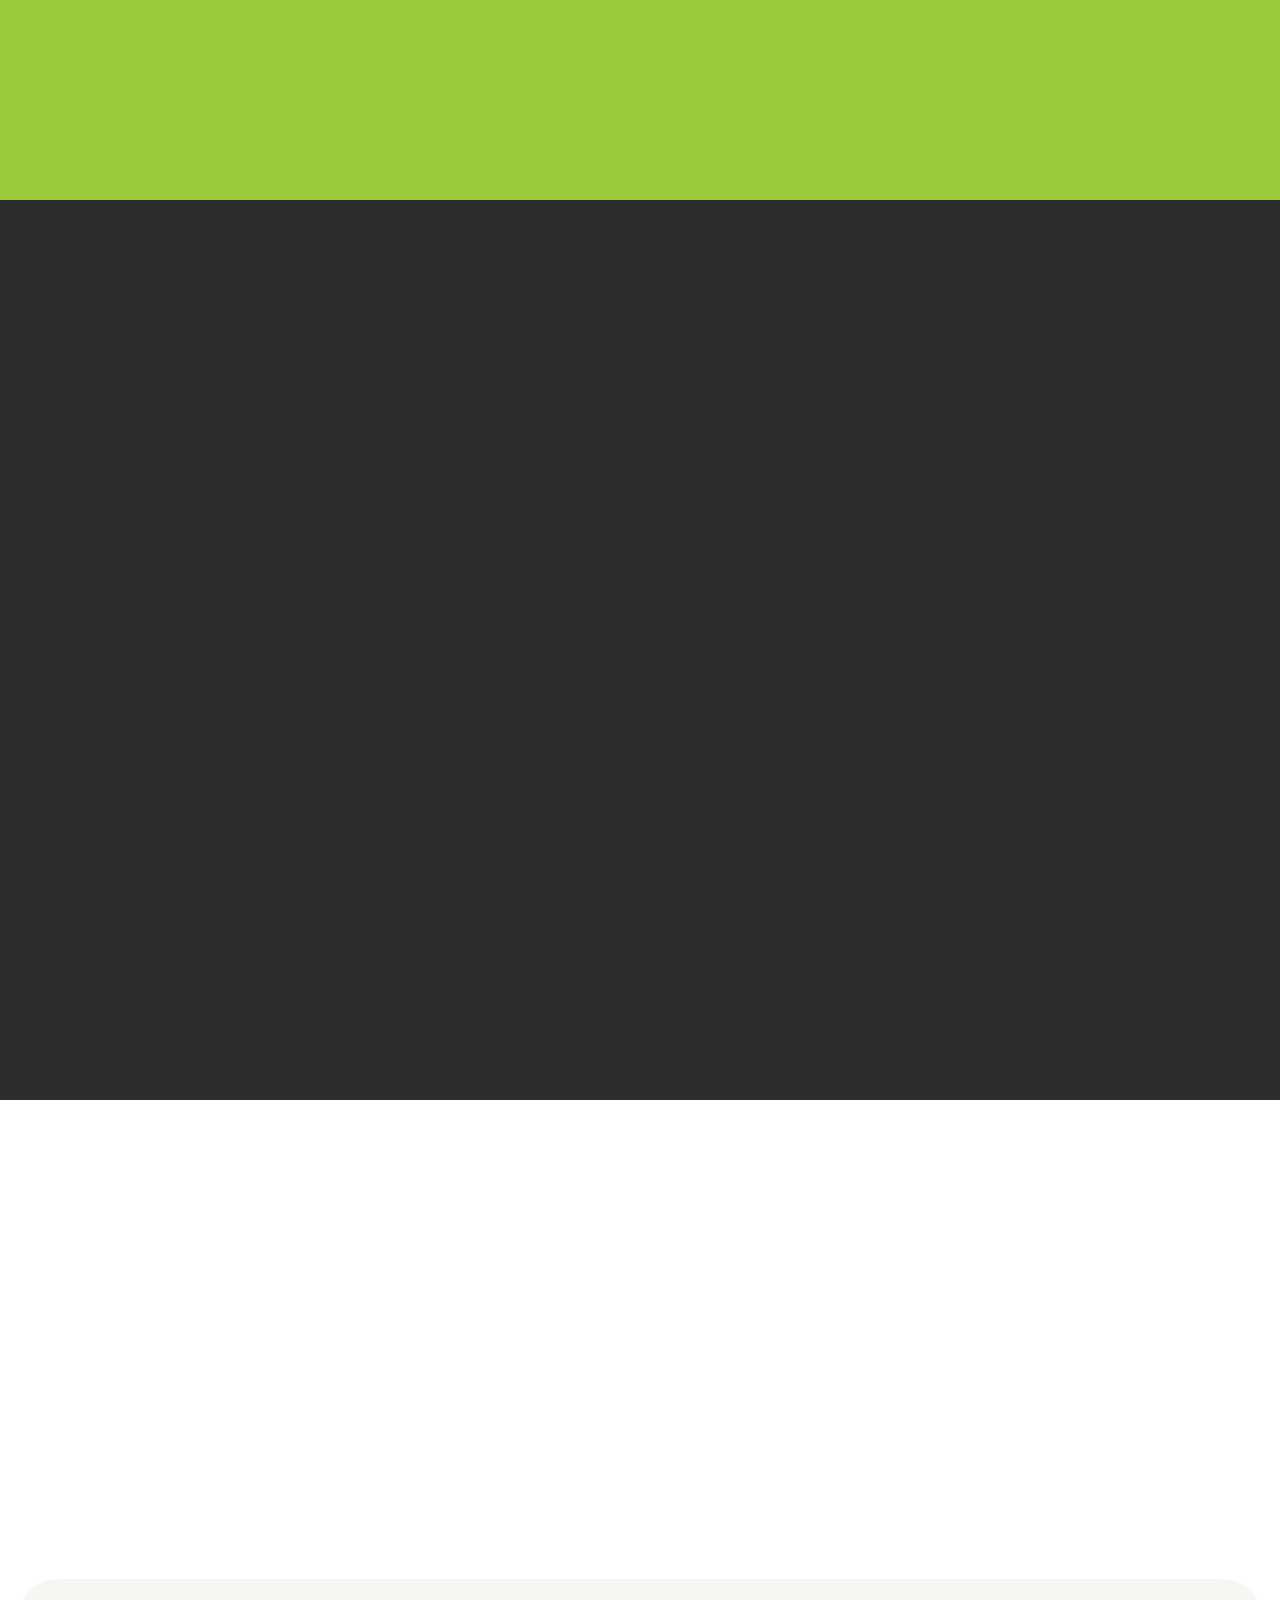
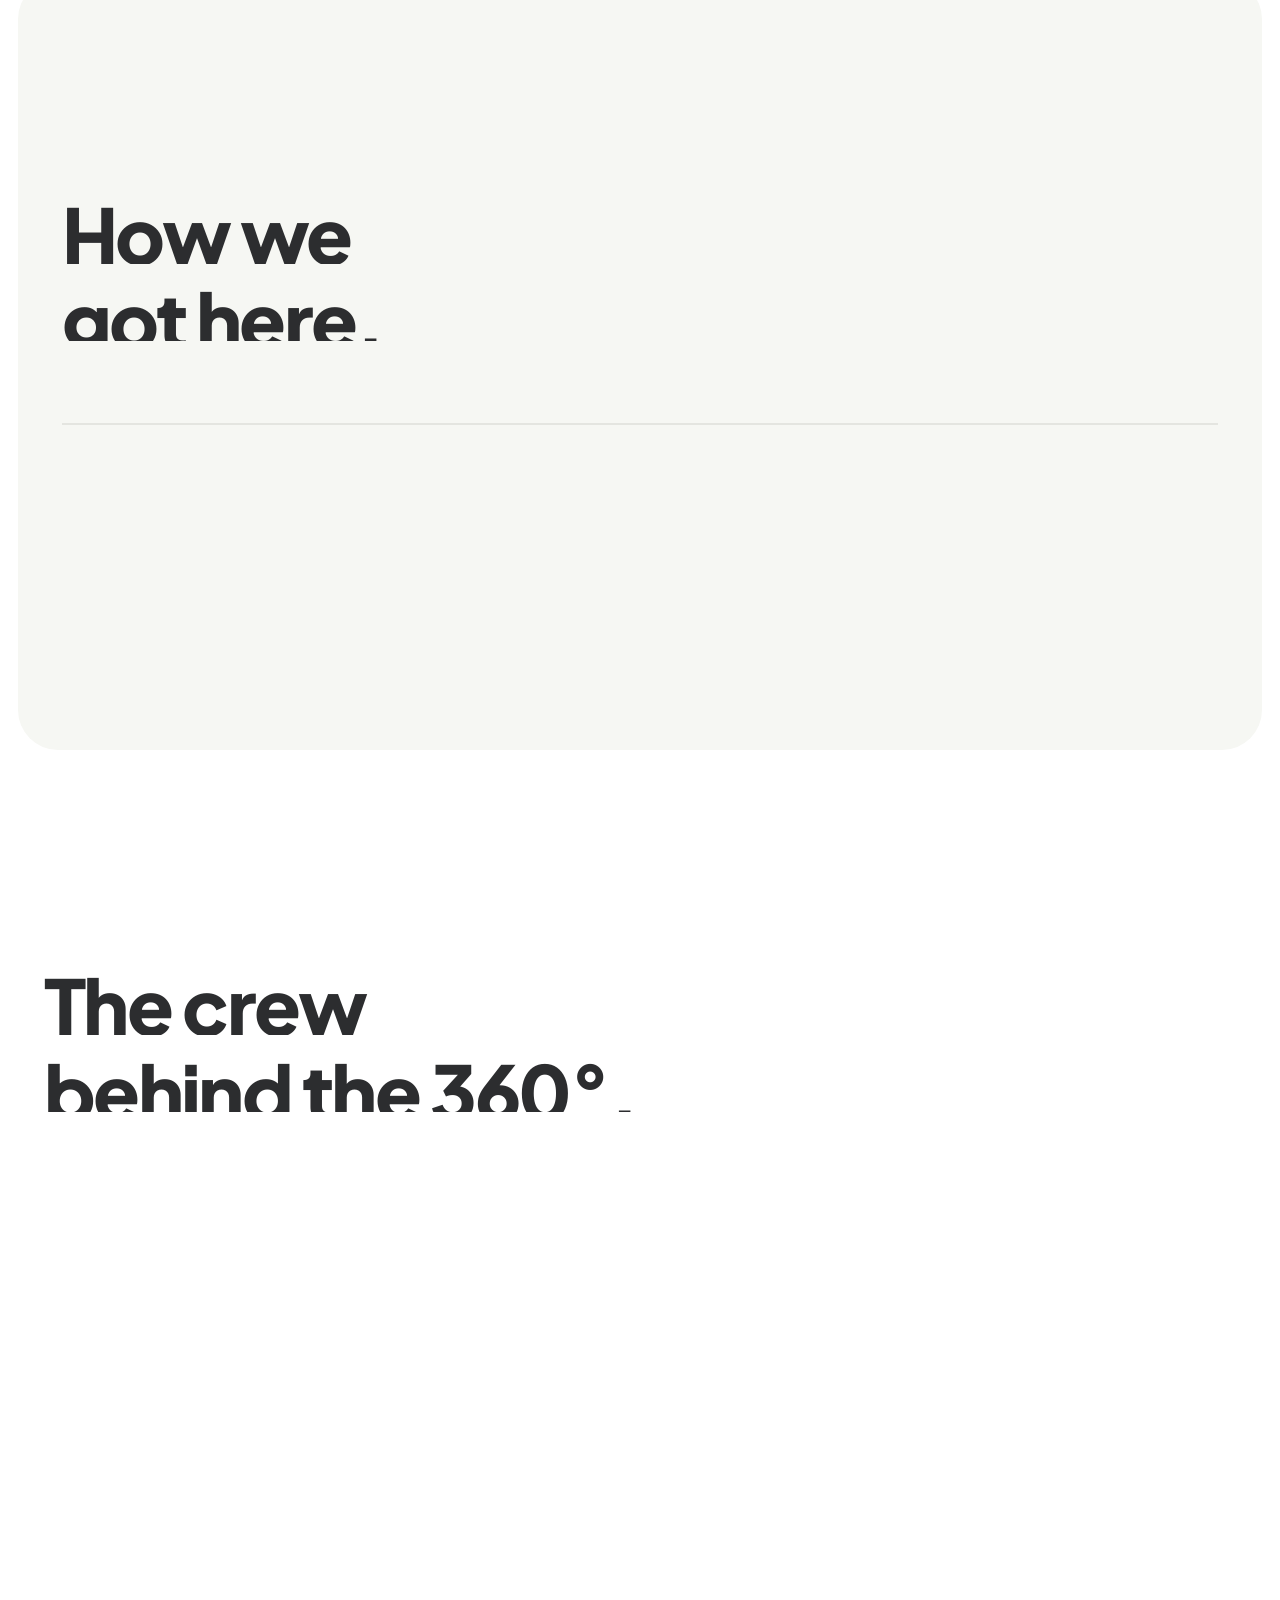
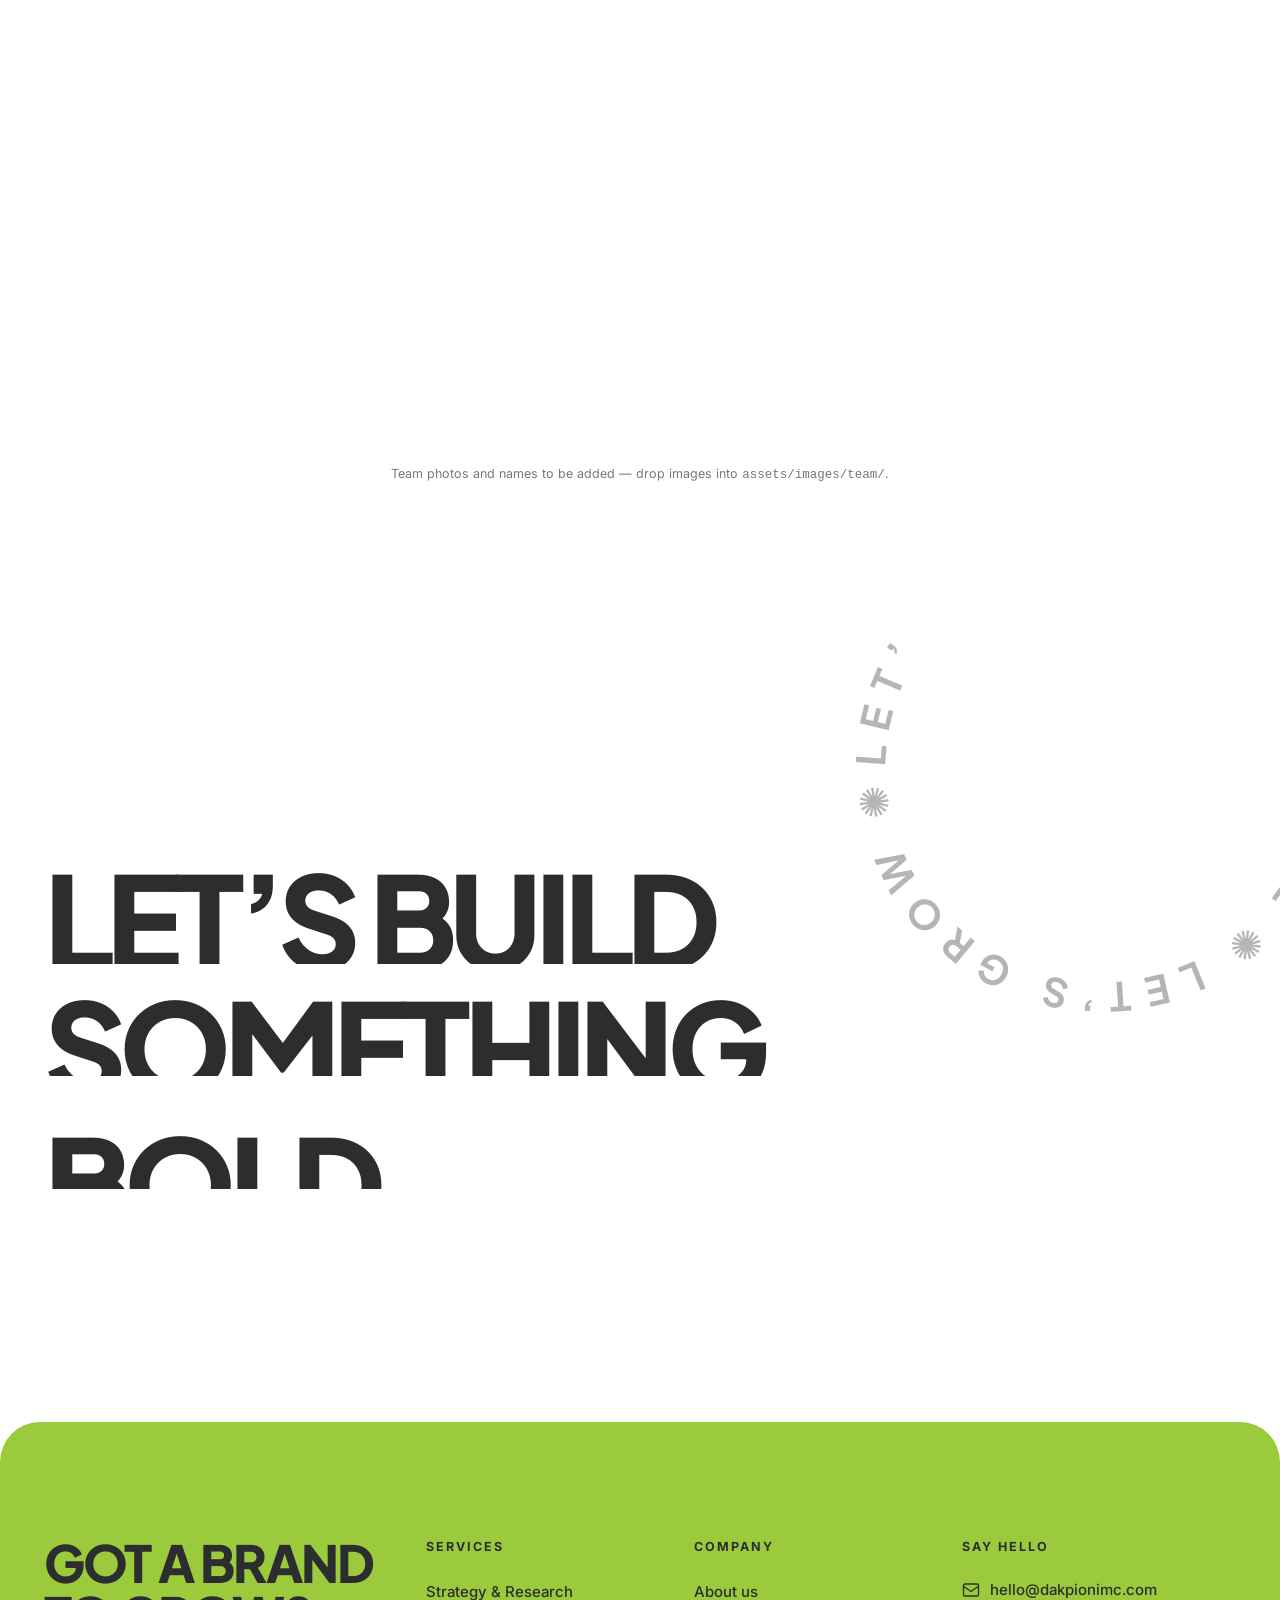
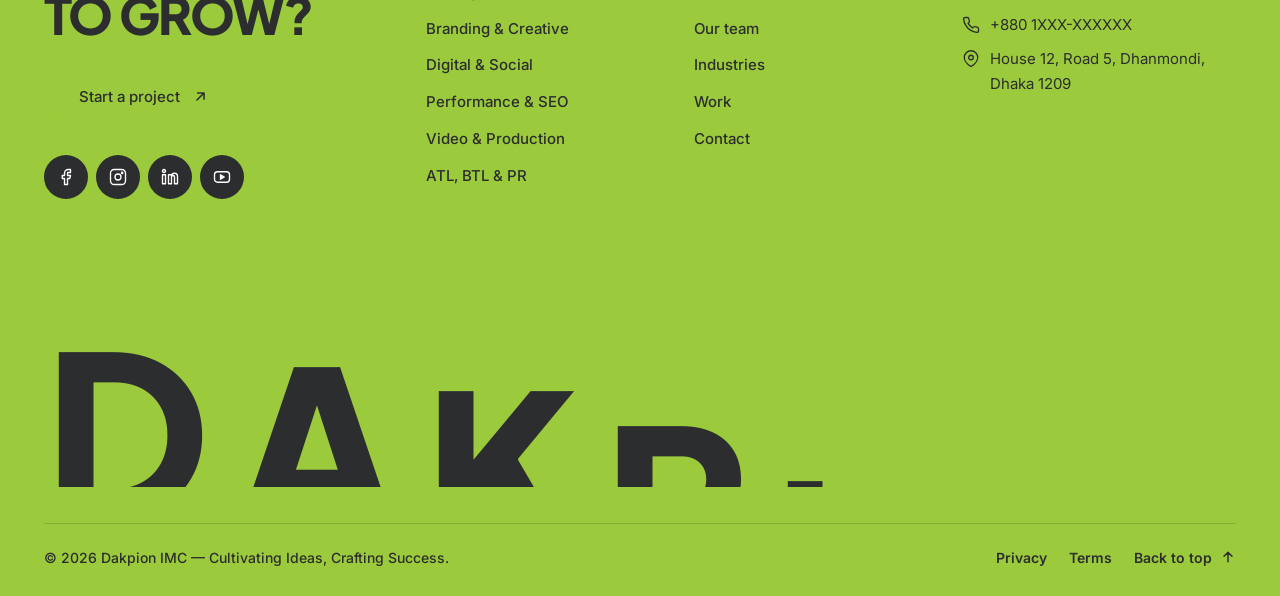
<file: about.html>
<!doctype html>
<html lang="en">
<head>
<meta charset="UTF-8">
<meta name="viewport" content="width=device-width, initial-scale=1.0">
<title>About Us & Team — Dakpion IMC</title>
<meta name="description" content="Dakpion IMC is a 360° integrated marketing communications agency in Dhaka, Bangladesh. Meet the team behind strategy, creative, digital, media and activation.">
<meta name="theme-color" content="#9BCB3C">
<meta property="og:title" content="About Us & Team — Dakpion IMC">
<meta property="og:description" content="Dakpion IMC is a 360° integrated marketing communications agency in Dhaka, Bangladesh. Meet the team behind strategy, creative, digital, media and activation.">
<meta property="og:type" content="website">
<link rel="icon" href="assets/images/favicon.png">
<link rel="preconnect" href="https://fonts.googleapis.com">
<link rel="preconnect" href="https://fonts.gstatic.com" crossorigin>
<link rel="preload" as="image" href="assets/images/logo-dark.webp">
<link href="https://fonts.googleapis.com/css2?family=Inter:wght@400;500;600;700&family=Plus+Jakarta+Sans:wght@600;700;800&display=swap" rel="stylesheet">
<link rel="stylesheet" href="assets/css/style.css">
<script>
(function(r){r.classList.add('js');try{if(!sessionStorage.getItem('dk-seen')&&!matchMedia('(prefers-reduced-motion: reduce)').matches)r.classList.add('show-loader');if(sessionStorage.getItem('dk-pt'))r.classList.add('pt-enter');}catch(e){}
setTimeout(function(){if(!window.__animReady){r.classList.add('no-anim');r.classList.remove('show-loader','pt-enter');}},3500);})(document.documentElement);
</script>
<script src="assets/js/vendor/gsap.min.js" defer></script>
<script src="assets/js/vendor/ScrollTrigger.min.js" defer></script>
<script src="assets/js/vendor/SplitText.min.js" defer></script>
<script src="assets/js/vendor/lenis.min.js" defer></script>
<script src="assets/js/main.js" defer></script>
</head>
<body data-page="about">
<!-- @header -->
<div class="progress" aria-hidden="true"></div>
<div class="cursor" aria-hidden="true"><span></span></div><div class="cursor-dot" aria-hidden="true"></div>
<div class="loader" aria-hidden="true"><span>Dakpion IMC — 360° Marketing</span><b>0°</b></div>
<div class="pt" aria-hidden="true"></div>
<header class="site-header">
  <div class="container header-inner">
    <a href="index.html" class="brand" aria-label="Dakpion IMC home"><img src="assets/images/logo-dark.webp" width="420" height="116" alt="Dakpion IMC"></a>
    <nav aria-label="Main"><ul class="nav"><li><a href="index.html" data-nav="home" data-text="Home"><span>Home</span></a></li><li><a href="services.html" data-nav="services" data-text="Services"><span>Services</span></a></li><li><a href="industries.html" data-nav="industries" data-text="Industries"><span>Industries</span></a></li><li><a href="portfolio.html" data-nav="work" data-text="Work"><span>Work</span></a></li><li><a href="about.html" data-nav="about" data-text="About"><span>About</span></a></li><li><a href="contact.html" data-nav="contact" data-text="Contact"><span>Contact</span></a></li></ul></nav>
    <div class="header-right">
      <a href="contact.html" class="btn btn--grey" data-magnetic=".2">Let's talk <svg class="icon" aria-hidden="true"><use href="assets/icons/sprite.svg#i-arrow-ur"/></svg></a>
      <button class="menu-btn" aria-expanded="false" aria-controls="menu"><span>Menu</span><i><b></b><b></b></i></button>
    </div>
  </div>
</header>
<div class="menu" id="menu">
  <ul><li><a href="index.html" style="--i:0">Home</a></li><li><a href="services.html" style="--i:1">Services</a></li><li><a href="industries.html" style="--i:2">Industries</a></li><li><a href="portfolio.html" style="--i:3">Work</a></li><li><a href="about.html" style="--i:4">About</a></li><li><a href="contact.html" style="--i:5">Contact</a></li></ul>
  <div class="menu-foot"><a href="mailto:hello@dakpionimc.com">hello@dakpionimc.com</a><span>+880 1XXX-XXXXXX · Dhanmondi, Dhaka</span></div>
</div>
<!-- /@header -->

<main>

<section class="page-hero">
  <div class="hero-bg"><div class="blob blob--1"></div></div>
  <div class="ring" aria-hidden="true">
  <svg viewBox="0 0 200 200"><defs><path id="rp-page" d="M100,100 m-84,0 a84,84 0 1,1 168,0 a84,84 0 1,1 -168,0"/></defs><text><textPath href="#rp-page" textLength="524">Strategy ✺ Creative ✺ Digital ✺ Media ✺ Activation ✺ </textPath></text></svg>
  <div class="ring-core"><b>360<sup>°</sup></b></div>
</div>
  <div class="container">
    <div class="crumbs" data-reveal><a href="index.html">Home</a><span>/</span><span>About</span></div>
    <div class="label" data-reveal>About Dakpion IMC</div>
    <h1 data-split>Cultivating ideas.<br>Crafting <span class="hl">success.</span></h1>
    <p class="lead" data-reveal>An integrated marketing communications agency from Dhaka, built on one belief: brands grow fastest when every touchpoint works together.</p>
  </div>
</section>

<section class="section" style="padding-top:0">
  <div class="container split">
    <div>
      <div class="label" data-reveal>Our story</div>
      <h2 data-split>From studio<br>to <span class="hl">360°.</span></h2>
      <p class="lead" data-reveal>Dakpion started as a small creative and digital studio, and grew by helping healthcare professionals across Bangladesh build trusted brands online. Then our clients asked for more — TV commercials, billboards, events, media buying.</p>
      <p class="lead" data-reveal>So we built it. Today strategists, designers, writers, filmmakers, media planners, developers and activation crews work under one roof for brands in healthcare, FMCG, real estate, education, e-commerce and more.</p>
    </div>
    <div class="orbit-art" data-reveal aria-hidden="true">
      <span class="o o1"></span><span class="o o2"></span>
      <span class="o o3"><span><b>IMC</b><span>Integrated Marketing<br>Communications</span></span></span>
      <span class="dot"><i></i></span><span class="dot dot--2"><i></i></span>
    </div>
  </div>
</section>

<section class="section section--lime round" style="margin:0 clamp(8px,1.4vw,20px);overflow:hidden">
  <div class="big-360" aria-hidden="true">360°</div>
  <div class="container" style="position:relative">
    <div class="head">
      <div><div class="label" data-reveal>By the numbers</div><h2 data-split>Small team energy.<br>Big brand results.</h2></div>
    </div>
    <div class="stats">
      <div class="stat" data-reveal><b data-count="9" data-suffix="+">9+</b><span>Years building brands in Bangladesh</span></div>
      <div class="stat" data-reveal><b data-count="120" data-suffix="+">120+</b><span>Integrated campaigns launched</span></div>
      <div class="stat" data-reveal><b data-count="60" data-suffix="+">60+</b><span>Brands across 8 industries</span></div>
      <div class="stat" data-reveal><b data-count="92" data-suffix="%">92%</b><span>Clients who stay year after year</span></div>
    </div>
  </div>
</section>

<section class="section">
  <div class="container">
    <div class="head"><div><div class="label" data-reveal>What we believe</div><h2 data-split>Four rules<br>we live by.</h2></div></div>
    <div class="values"><div class="value" data-reveal><span class="ic"><svg class="icon" aria-hidden="true"><use href="assets/icons/sprite.svg#i-target"/></svg></span><h4>Results over noise</h4><p>Every idea ties to a business goal and a number we can report on.</p></div><div class="value" data-reveal><span class="ic"><svg class="icon" aria-hidden="true"><use href="assets/icons/sprite.svg#i-layers"/></svg></span><h4>Integrated by design</h4><p>Strategy, creative, digital and media in one team — no hand-off gaps.</p></div><div class="value" data-reveal><span class="ic"><svg class="icon" aria-hidden="true"><use href="assets/icons/sprite.svg#i-users"/></svg></span><h4>Partners, not vendors</h4><p>An extension of your team, with honest advice and full transparency.</p></div><div class="value" data-reveal><span class="ic"><svg class="icon" aria-hidden="true"><use href="assets/icons/sprite.svg#i-bolt"/></svg></span><h4>Local soul, global craft</h4><p>Rooted in Bangladeshi culture, built to international standards.</p></div></div>
  </div>
</section>

<section class="section section--paper round" style="margin:0 clamp(8px,1.4vw,20px)">
  <div class="container">
    <div class="head"><div><div class="label" data-reveal>Journey</div><h2 data-split>How we<br>got here.</h2></div></div>
    <div class="timeline"><span class="bar"></span><div class="tl" data-reveal><b>2016</b><p>Founded in Dhaka as a creative and digital studio.</p></div><div class="tl" data-reveal><b>2019</b><p>Became a trusted marketing partner for doctors, clinics and hospitals.</p></div><div class="tl" data-reveal><b>2022</b><p>Added in-house video, 3D / CGI production and performance marketing.</p></div><div class="tl" data-reveal><b>Today</b><p>A full 360° IMC agency — strategy, creative, digital, ATL, BTL and PR.</p></div></div>
  </div>
</section>

<section class="section" id="team">
  <div class="container">
    <div class="head">
      <div><div class="label" data-reveal>Our team</div><h2 data-split>The crew<br>behind the <span class="hl">360°.</span></h2></div>
      <p class="lead" data-reveal>Specialists in every discipline — one team, sitting together, working on your brand.</p>
    </div>
    <div class="team-grid"><div class="member m1" data-tilt data-reveal style="transition-delay:0.00s">
        <div class="card">
          <div class="art"><span class="ini">CEO</span><!-- replace with <img src="assets/images/team/NAME.webp" alt="NAME"> --></div>
          <div class="who"><div><b>Founder &amp; CEO</b><span>Leadership</span></div><div class="soc"><a href="#" aria-label="LinkedIn"><svg class="icon" aria-hidden="true"><use href="assets/icons/sprite.svg#i-in"/></svg></a><a href="#" aria-label="Instagram"><svg class="icon" aria-hidden="true"><use href="assets/icons/sprite.svg#i-ig"/></svg></a></div></div>
        </div>
      </div><div class="member m2" data-tilt data-reveal style="transition-delay:0.05s">
        <div class="card">
          <div class="art"><span class="ini">STR</span><!-- replace with <img src="assets/images/team/NAME.webp" alt="NAME"> --></div>
          <div class="who"><div><b>Head of Strategy</b><span>Strategy &amp; Planning</span></div><div class="soc"><a href="#" aria-label="LinkedIn"><svg class="icon" aria-hidden="true"><use href="assets/icons/sprite.svg#i-in"/></svg></a><a href="#" aria-label="Instagram"><svg class="icon" aria-hidden="true"><use href="assets/icons/sprite.svg#i-ig"/></svg></a></div></div>
        </div>
      </div><div class="member m3" data-tilt data-reveal style="transition-delay:0.10s">
        <div class="card">
          <div class="art"><span class="ini">CD</span><!-- replace with <img src="assets/images/team/NAME.webp" alt="NAME"> --></div>
          <div class="who"><div><b>Creative Director</b><span>Creative &amp; Design</span></div><div class="soc"><a href="#" aria-label="LinkedIn"><svg class="icon" aria-hidden="true"><use href="assets/icons/sprite.svg#i-in"/></svg></a><a href="#" aria-label="Instagram"><svg class="icon" aria-hidden="true"><use href="assets/icons/sprite.svg#i-ig"/></svg></a></div></div>
        </div>
      </div><div class="member m4" data-tilt data-reveal style="transition-delay:0.15s">
        <div class="card">
          <div class="art"><span class="ini">DIG</span><!-- replace with <img src="assets/images/team/NAME.webp" alt="NAME"> --></div>
          <div class="who"><div><b>Head of Digital</b><span>Social &amp; Content</span></div><div class="soc"><a href="#" aria-label="LinkedIn"><svg class="icon" aria-hidden="true"><use href="assets/icons/sprite.svg#i-in"/></svg></a><a href="#" aria-label="Instagram"><svg class="icon" aria-hidden="true"><use href="assets/icons/sprite.svg#i-ig"/></svg></a></div></div>
        </div>
      </div><div class="member m5" data-tilt data-reveal style="transition-delay:0.20s">
        <div class="card">
          <div class="art"><span class="ini">ROI</span><!-- replace with <img src="assets/images/team/NAME.webp" alt="NAME"> --></div>
          <div class="who"><div><b>Performance Lead</b><span>Ads, SEO &amp; Analytics</span></div><div class="soc"><a href="#" aria-label="LinkedIn"><svg class="icon" aria-hidden="true"><use href="assets/icons/sprite.svg#i-in"/></svg></a><a href="#" aria-label="Instagram"><svg class="icon" aria-hidden="true"><use href="assets/icons/sprite.svg#i-ig"/></svg></a></div></div>
        </div>
      </div><div class="member m6" data-tilt data-reveal style="transition-delay:0.25s">
        <div class="card">
          <div class="art"><span class="ini">PRD</span><!-- replace with <img src="assets/images/team/NAME.webp" alt="NAME"> --></div>
          <div class="who"><div><b>Head of Production</b><span>Video, 3D &amp; CGI</span></div><div class="soc"><a href="#" aria-label="LinkedIn"><svg class="icon" aria-hidden="true"><use href="assets/icons/sprite.svg#i-in"/></svg></a><a href="#" aria-label="Instagram"><svg class="icon" aria-hidden="true"><use href="assets/icons/sprite.svg#i-ig"/></svg></a></div></div>
        </div>
      </div><div class="member m7" data-tilt data-reveal style="transition-delay:0.30s">
        <div class="card">
          <div class="art"><span class="ini">ACT</span><!-- replace with <img src="assets/images/team/NAME.webp" alt="NAME"> --></div>
          <div class="who"><div><b>Media &amp; Activation Lead</b><span>ATL, BTL &amp; PR</span></div><div class="soc"><a href="#" aria-label="LinkedIn"><svg class="icon" aria-hidden="true"><use href="assets/icons/sprite.svg#i-in"/></svg></a><a href="#" aria-label="Instagram"><svg class="icon" aria-hidden="true"><use href="assets/icons/sprite.svg#i-ig"/></svg></a></div></div>
        </div>
      </div><a class="member member--join" href="contact.html" data-reveal data-cursor="Apply">
        <div class="card"><div><span class="plus"><svg class="icon" aria-hidden="true"><use href="assets/icons/sprite.svg#i-plus"/></svg></span><h3>Join the crew</h3><p>We're always looking for bold strategists, creators and makers.</p></div></div>
      </a></div>
    <p class="note">Team photos and names to be added — drop images into <code>assets/images/team/</code>.</p>
  </div>
</section>

<section class="section cta">
  <div class="ring" aria-hidden="true">
  <svg viewBox="0 0 200 200"><defs><path id="rp-cta" d="M100,100 m-84,0 a84,84 0 1,1 168,0 a84,84 0 1,1 -168,0"/></defs><text><textPath href="#rp-cta" textLength="524">Let’s talk ✺ Let’s create ✺ Let’s grow ✺ </textPath></text></svg>
  
</div>
  <div class="container cta-inner">
    <div>
      <div class="label" data-reveal>Next step</div>
      <h2 data-split>Let’s build<br>something <span class="hl">bold.</span></h2>
      <p data-reveal>Launch, rebrand or year-round growth — we’d love to hear about it.</p>
    </div>
    <a href="contact.html" class="btn-orb" data-magnetic=".45" data-reveal><span>Start a<br>project<svg class="icon" aria-hidden="true"><use href="assets/icons/sprite.svg#i-arrow-ur"/></svg></span></a>
  </div>
</section>


</main>

<!-- @footer -->
<footer class="site-footer">
  <div class="container">
    <div class="f-top">
      <div>
        <h2>Got a brand<br>to grow?</h2>
        <a href="contact.html" class="btn btn--grey btn--lg" data-magnetic=".25">Start a project <svg class="icon" aria-hidden="true"><use href="assets/icons/sprite.svg#i-arrow-ur"/></svg></a>
        <div class="social">
          <a href="#" aria-label="Facebook"><svg class="icon" aria-hidden="true"><use href="assets/icons/sprite.svg#i-fb"/></svg></a>
          <a href="#" aria-label="Instagram"><svg class="icon" aria-hidden="true"><use href="assets/icons/sprite.svg#i-ig"/></svg></a>
          <a href="#" aria-label="LinkedIn"><svg class="icon" aria-hidden="true"><use href="assets/icons/sprite.svg#i-in"/></svg></a>
          <a href="#" aria-label="YouTube"><svg class="icon" aria-hidden="true"><use href="assets/icons/sprite.svg#i-yt"/></svg></a>
        </div>
      </div>
      <div>
        <h5>Services</h5>
        <ul>
          <li><a class="link" href="services.html#strategy">Strategy &amp; Research</a></li>
          <li><a class="link" href="services.html#branding">Branding &amp; Creative</a></li>
          <li><a class="link" href="services.html#digital">Digital &amp; Social</a></li>
          <li><a class="link" href="services.html#performance">Performance &amp; SEO</a></li>
          <li><a class="link" href="services.html#production">Video &amp; Production</a></li>
          <li><a class="link" href="services.html#atl">ATL, BTL &amp; PR</a></li>
        </ul>
      </div>
      <div>
        <h5>Company</h5>
        <ul>
          <li><a class="link" href="about.html">About us</a></li>
          <li><a class="link" href="about.html#team">Our team</a></li>
          <li><a class="link" href="industries.html">Industries</a></li>
          <li><a class="link" href="portfolio.html">Work</a></li>
          <li><a class="link" href="contact.html">Contact</a></li>
        </ul>
      </div>
      <div>
        <h5>Say hello</h5>
        <ul class="f-contact">
          <li><svg class="icon" aria-hidden="true"><use href="assets/icons/sprite.svg#i-mail"/></svg><a class="link" href="mailto:hello@dakpionimc.com">hello@dakpionimc.com</a></li>
          <li><svg class="icon" aria-hidden="true"><use href="assets/icons/sprite.svg#i-phone"/></svg><span>+880 1XXX-XXXXXX</span></li>
          <li><svg class="icon" aria-hidden="true"><use href="assets/icons/sprite.svg#i-pin"/></svg><span>House 12, Road 5, Dhanmondi, Dhaka 1209</span></li>
        </ul>
      </div>
    </div>
    <div class="f-word" aria-hidden="true"><span>D</span><span>A</span><span>K</span><span>P</span><span>I</span><span>O</span><span>N</span></div>
    <div class="f-bottom">
      <span>&copy; <span id="year">2026</span> Dakpion IMC — Cultivating Ideas, Crafting Success.</span>
      <div class="links"><a class="link" href="#">Privacy</a><a class="link" href="#">Terms</a><a href="#" class="to-top">Back to top <svg class="icon" aria-hidden="true"><use href="assets/icons/sprite.svg#i-arrow"/></svg></a></div>
    </div>
  </div>
</footer>
<!-- /@footer -->

</body>
</html>
</file>
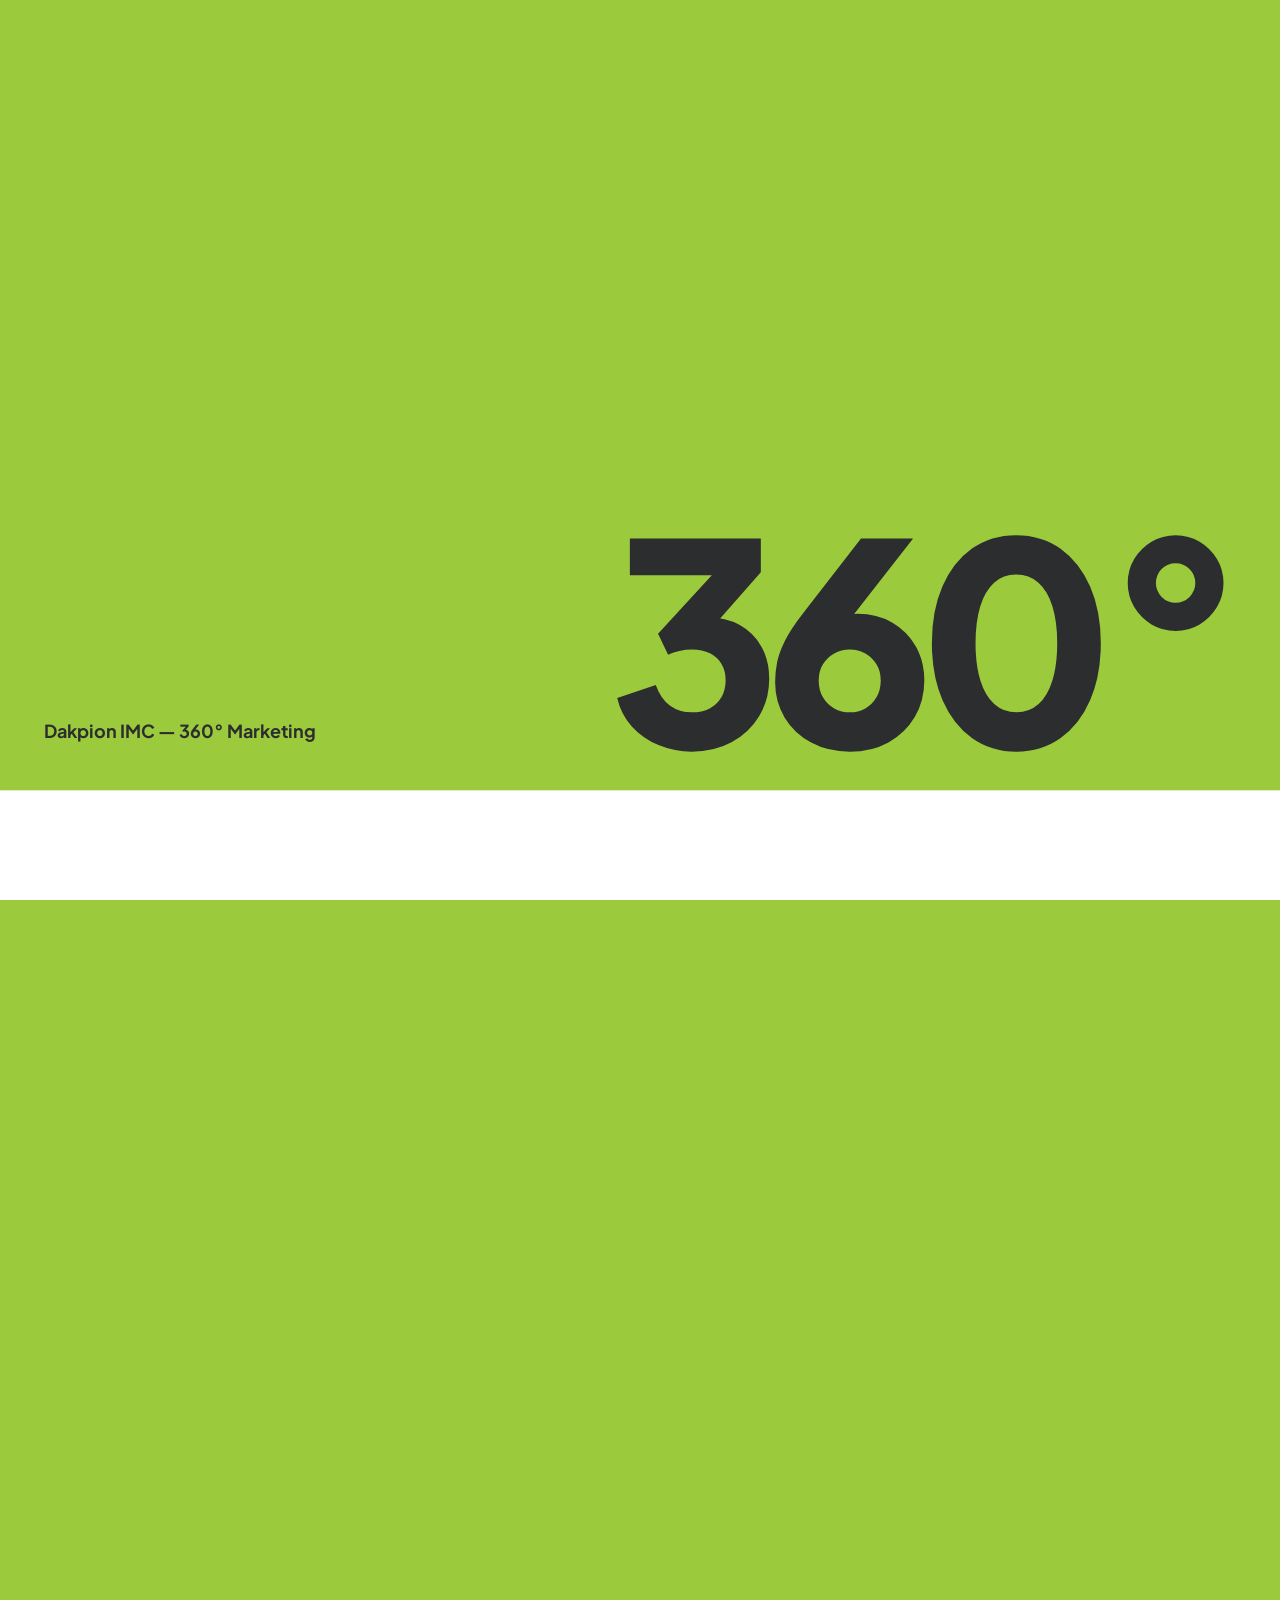
<file: contact.html>
<!doctype html>
<html lang="en">
<head>
<meta charset="UTF-8">
<meta name="viewport" content="width=device-width, initial-scale=1.0">
<title>Contact — Dakpion IMC</title>
<meta name="description" content="Get in touch with Dakpion IMC for a free marketing audit and a tailored 360° marketing proposal.">
<meta name="theme-color" content="#9BCB3C">
<meta property="og:title" content="Contact — Dakpion IMC">
<meta property="og:description" content="Get in touch with Dakpion IMC for a free marketing audit and a tailored 360° marketing proposal.">
<meta property="og:type" content="website">
<link rel="icon" href="assets/images/favicon.png">
<link rel="preconnect" href="https://fonts.googleapis.com">
<link rel="preconnect" href="https://fonts.gstatic.com" crossorigin>
<link rel="preload" as="image" href="assets/images/logo-dark.webp">
<link href="https://fonts.googleapis.com/css2?family=Inter:wght@400;500;600;700&family=Plus+Jakarta+Sans:wght@600;700;800&display=swap" rel="stylesheet">
<link rel="stylesheet" href="assets/css/style.css">
<script>
(function(r){r.classList.add('js');try{if(!sessionStorage.getItem('dk-seen')&&!matchMedia('(prefers-reduced-motion: reduce)').matches)r.classList.add('show-loader');if(sessionStorage.getItem('dk-pt'))r.classList.add('pt-enter');}catch(e){}
setTimeout(function(){if(!window.__animReady){r.classList.add('no-anim');r.classList.remove('show-loader','pt-enter');}},3500);})(document.documentElement);
</script>
<script src="assets/js/vendor/gsap.min.js" defer></script>
<script src="assets/js/vendor/ScrollTrigger.min.js" defer></script>
<script src="assets/js/vendor/SplitText.min.js" defer></script>
<script src="assets/js/vendor/lenis.min.js" defer></script>
<script src="assets/js/main.js" defer></script>
</head>
<body data-page="contact">
<!-- @header -->
<div class="progress" aria-hidden="true"></div>
<div class="cursor" aria-hidden="true"><span></span></div><div class="cursor-dot" aria-hidden="true"></div>
<div class="loader" aria-hidden="true"><span>Dakpion IMC — 360° Marketing</span><b>0°</b></div>
<div class="pt" aria-hidden="true"></div>
<header class="site-header">
  <div class="container header-inner">
    <a href="index.html" class="brand" aria-label="Dakpion IMC home"><img src="assets/images/logo-dark.webp" width="420" height="116" alt="Dakpion IMC"></a>
    <nav aria-label="Main"><ul class="nav"><li><a href="index.html" data-nav="home" data-text="Home"><span>Home</span></a></li><li><a href="services.html" data-nav="services" data-text="Services"><span>Services</span></a></li><li><a href="industries.html" data-nav="industries" data-text="Industries"><span>Industries</span></a></li><li><a href="portfolio.html" data-nav="work" data-text="Work"><span>Work</span></a></li><li><a href="about.html" data-nav="about" data-text="About"><span>About</span></a></li><li><a href="contact.html" data-nav="contact" data-text="Contact"><span>Contact</span></a></li></ul></nav>
    <div class="header-right">
      <a href="contact.html" class="btn btn--grey" data-magnetic=".2">Let's talk <svg class="icon" aria-hidden="true"><use href="assets/icons/sprite.svg#i-arrow-ur"/></svg></a>
      <button class="menu-btn" aria-expanded="false" aria-controls="menu"><span>Menu</span><i><b></b><b></b></i></button>
    </div>
  </div>
</header>
<div class="menu" id="menu">
  <ul><li><a href="index.html" style="--i:0">Home</a></li><li><a href="services.html" style="--i:1">Services</a></li><li><a href="industries.html" style="--i:2">Industries</a></li><li><a href="portfolio.html" style="--i:3">Work</a></li><li><a href="about.html" style="--i:4">About</a></li><li><a href="contact.html" style="--i:5">Contact</a></li></ul>
  <div class="menu-foot"><a href="mailto:hello@dakpionimc.com">hello@dakpionimc.com</a><span>+880 1XXX-XXXXXX · Dhanmondi, Dhaka</span></div>
</div>
<!-- /@header -->

<main>

<section class="page-hero">
  <div class="hero-bg"><div class="blob blob--1"></div></div>
  <div class="ring" aria-hidden="true">
  <svg viewBox="0 0 200 200"><defs><path id="rp-page" d="M100,100 m-84,0 a84,84 0 1,1 168,0 a84,84 0 1,1 -168,0"/></defs><text><textPath href="#rp-page" textLength="524">Strategy ✺ Creative ✺ Digital ✺ Media ✺ Activation ✺ </textPath></text></svg>
  <div class="ring-core"><b>360<sup>°</sup></b></div>
</div>
  <div class="container">
    <div class="crumbs" data-reveal><a href="index.html">Home</a><span>/</span><span>Contact</span></div>
    <div class="label" data-reveal>Contact</div>
    <h1 data-split>Let’s talk<br><span class="hl">growth.</span></h1>
    <p class="lead" data-reveal>Tell us about your brand and goals. A strategist will reply within one business day — with next steps and a free marketing audit.</p>
  </div>
</section>

<section class="section" style="padding-top:0">
  <div class="container contact">
    <div class="c-info">
      <div class="label" data-reveal>Say hello</div>
      <a class="big" href="mailto:hello@dakpionimc.com" data-reveal>hello@dakpionimc.com</a>
      <a class="big" href="tel:+8801XXXXXXXXX" data-reveal>+880 1XXX-XXXXXX</a>
      <ul class="c-list" data-reveal>
        <li><span class="ic"><svg class="icon" aria-hidden="true"><use href="assets/icons/sprite.svg#i-pin"/></svg></span><div><b>Studio</b><span>House 12, Road 5, Dhanmondi, Dhaka 1209, Bangladesh</span></div></li>
        <li><span class="ic"><svg class="icon" aria-hidden="true"><use href="assets/icons/sprite.svg#i-clock"/></svg></span><div><b>Hours</b><span>Saturday – Thursday, 10:00 AM – 7:00 PM</span></div></li>
        <li><span class="ic"><svg class="icon" aria-hidden="true"><use href="assets/icons/sprite.svg#i-bolt"/></svg></span><div><b>Response time</b><span>Within one business day</span></div></li>
      </ul>
    </div>
    <div class="form" data-reveal>
      <form data-form novalidate>
        <div class="form-row">
          <div class="field"><label for="f-name">Your name *</label><input id="f-name" name="name" required autocomplete="name"></div>
          <div class="field"><label for="f-company">Company / brand *</label><input id="f-company" name="company" required autocomplete="organization"></div>
        </div>
        <div class="form-row">
          <div class="field"><label for="f-email">Email *</label><input id="f-email" name="email" type="email" required autocomplete="email"></div>
          <div class="field"><label for="f-phone">Phone</label><input id="f-phone" name="phone" type="tel" autocomplete="tel"></div>
        </div>
        <div class="field"><label>What do you need?</label><div class="chips"><label><input type="checkbox" name="services" value="Full 360° campaign"><span>Full 360° campaign</span></label><label><input type="checkbox" name="services" value="Strategy"><span>Strategy</span></label><label><input type="checkbox" name="services" value="Branding"><span>Branding</span></label><label><input type="checkbox" name="services" value="Social media"><span>Social media</span></label><label><input type="checkbox" name="services" value="Performance ads"><span>Performance ads</span></label><label><input type="checkbox" name="services" value="SEO"><span>SEO</span></label><label><input type="checkbox" name="services" value="Video production"><span>Video production</span></label><label><input type="checkbox" name="services" value="Website"><span>Website</span></label><label><input type="checkbox" name="services" value="ATL media"><span>ATL media</span></label><label><input type="checkbox" name="services" value="BTL / events"><span>BTL / events</span></label></div></div>
        <div class="form-row">
          <div class="field"><label for="f-industry">Industry</label><select id="f-industry" name="industry"><option value="">Select…</option><option>Healthcare</option><option>FMCG &amp; Retail</option><option>Real Estate</option><option>E-commerce &amp; D2C</option><option>Education</option><option>Corporate &amp; B2B</option><option>Food &amp; Hospitality</option><option>Fashion &amp; Lifestyle</option><option>Other</option></select></div>
          <div class="field"><label for="f-budget">Monthly budget</label><select id="f-budget" name="budget"><option value="">Select…</option><option>Under ৳1 lakh</option><option>৳1–3 lakh</option><option>৳3–10 lakh</option><option>৳10 lakh+</option><option>Not sure yet</option></select></div>
        </div>
        <div class="field"><label for="f-msg">Tell us about your project *</label><textarea id="f-msg" name="message" required placeholder="Goals, timelines, current challenges…"></textarea></div>
        <button class="btn btn--lime btn--lg" type="submit" style="width:100%" data-magnetic=".1">Send message <svg class="icon" aria-hidden="true"><use href="assets/icons/sprite.svg#i-arrow-ur"/></svg></button>
      </form>
      <div class="form-success" role="status">
        <div class="ok"><svg class="icon" aria-hidden="true"><use href="assets/icons/sprite.svg#i-check"/></svg></div>
        <h3>Message received!</h3>
        <p>A strategist from our team will contact you within one business day.</p>
      </div>
    </div>
  </div>
</section>

</main>

<!-- @footer -->
<footer class="site-footer">
  <div class="container">
    <div class="f-top">
      <div>
        <h2>Got a brand<br>to grow?</h2>
        <a href="contact.html" class="btn btn--grey btn--lg" data-magnetic=".25">Start a project <svg class="icon" aria-hidden="true"><use href="assets/icons/sprite.svg#i-arrow-ur"/></svg></a>
        <div class="social">
          <a href="#" aria-label="Facebook"><svg class="icon" aria-hidden="true"><use href="assets/icons/sprite.svg#i-fb"/></svg></a>
          <a href="#" aria-label="Instagram"><svg class="icon" aria-hidden="true"><use href="assets/icons/sprite.svg#i-ig"/></svg></a>
          <a href="#" aria-label="LinkedIn"><svg class="icon" aria-hidden="true"><use href="assets/icons/sprite.svg#i-in"/></svg></a>
          <a href="#" aria-label="YouTube"><svg class="icon" aria-hidden="true"><use href="assets/icons/sprite.svg#i-yt"/></svg></a>
        </div>
      </div>
      <div>
        <h5>Services</h5>
        <ul>
          <li><a class="link" href="services.html#strategy">Strategy &amp; Research</a></li>
          <li><a class="link" href="services.html#branding">Branding &amp; Creative</a></li>
          <li><a class="link" href="services.html#digital">Digital &amp; Social</a></li>
          <li><a class="link" href="services.html#performance">Performance &amp; SEO</a></li>
          <li><a class="link" href="services.html#production">Video &amp; Production</a></li>
          <li><a class="link" href="services.html#atl">ATL, BTL &amp; PR</a></li>
        </ul>
      </div>
      <div>
        <h5>Company</h5>
        <ul>
          <li><a class="link" href="about.html">About us</a></li>
          <li><a class="link" href="about.html#team">Our team</a></li>
          <li><a class="link" href="industries.html">Industries</a></li>
          <li><a class="link" href="portfolio.html">Work</a></li>
          <li><a class="link" href="contact.html">Contact</a></li>
        </ul>
      </div>
      <div>
        <h5>Say hello</h5>
        <ul class="f-contact">
          <li><svg class="icon" aria-hidden="true"><use href="assets/icons/sprite.svg#i-mail"/></svg><a class="link" href="mailto:hello@dakpionimc.com">hello@dakpionimc.com</a></li>
          <li><svg class="icon" aria-hidden="true"><use href="assets/icons/sprite.svg#i-phone"/></svg><span>+880 1XXX-XXXXXX</span></li>
          <li><svg class="icon" aria-hidden="true"><use href="assets/icons/sprite.svg#i-pin"/></svg><span>House 12, Road 5, Dhanmondi, Dhaka 1209</span></li>
        </ul>
      </div>
    </div>
    <div class="f-word" aria-hidden="true"><span>D</span><span>A</span><span>K</span><span>P</span><span>I</span><span>O</span><span>N</span></div>
    <div class="f-bottom">
      <span>&copy; <span id="year">2026</span> Dakpion IMC — Cultivating Ideas, Crafting Success.</span>
      <div class="links"><a class="link" href="#">Privacy</a><a class="link" href="#">Terms</a><a href="#" class="to-top">Back to top <svg class="icon" aria-hidden="true"><use href="assets/icons/sprite.svg#i-arrow"/></svg></a></div>
    </div>
  </div>
</footer>
<!-- /@footer -->

</body>
</html>
</file>
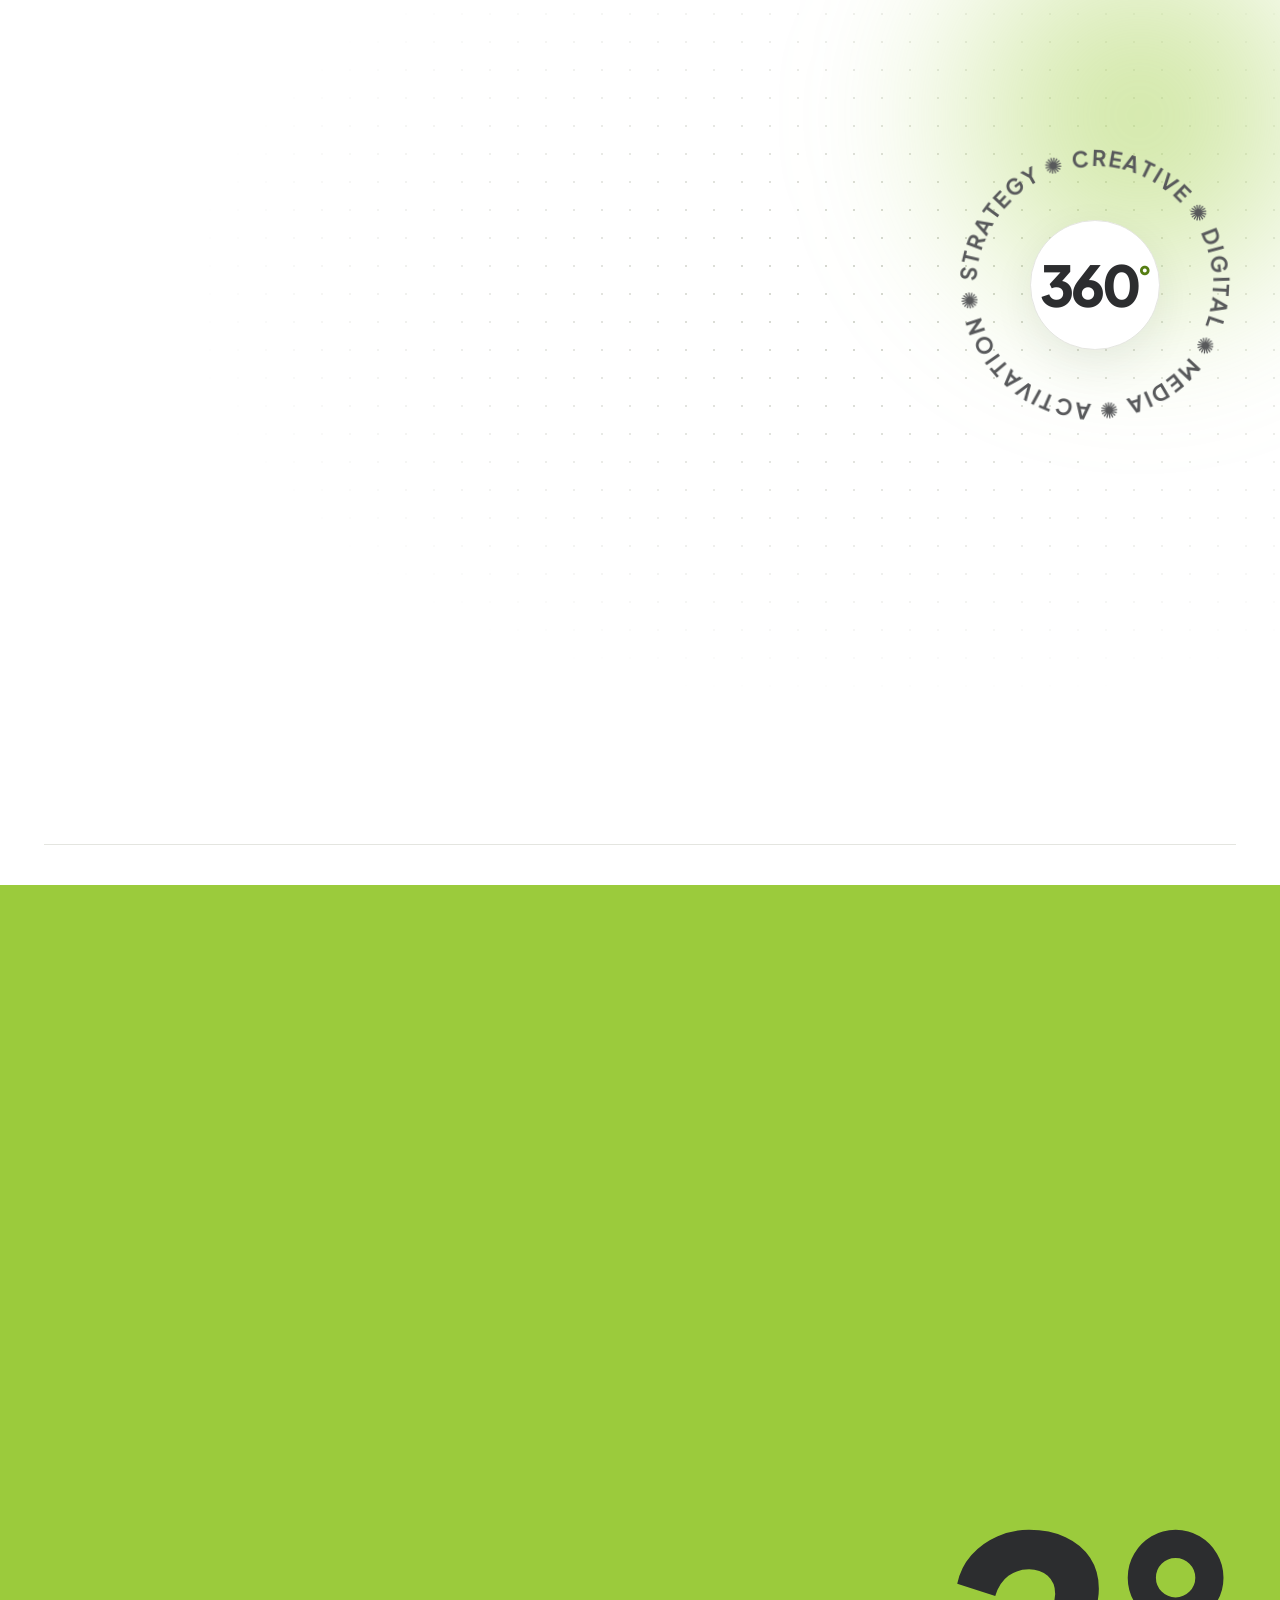
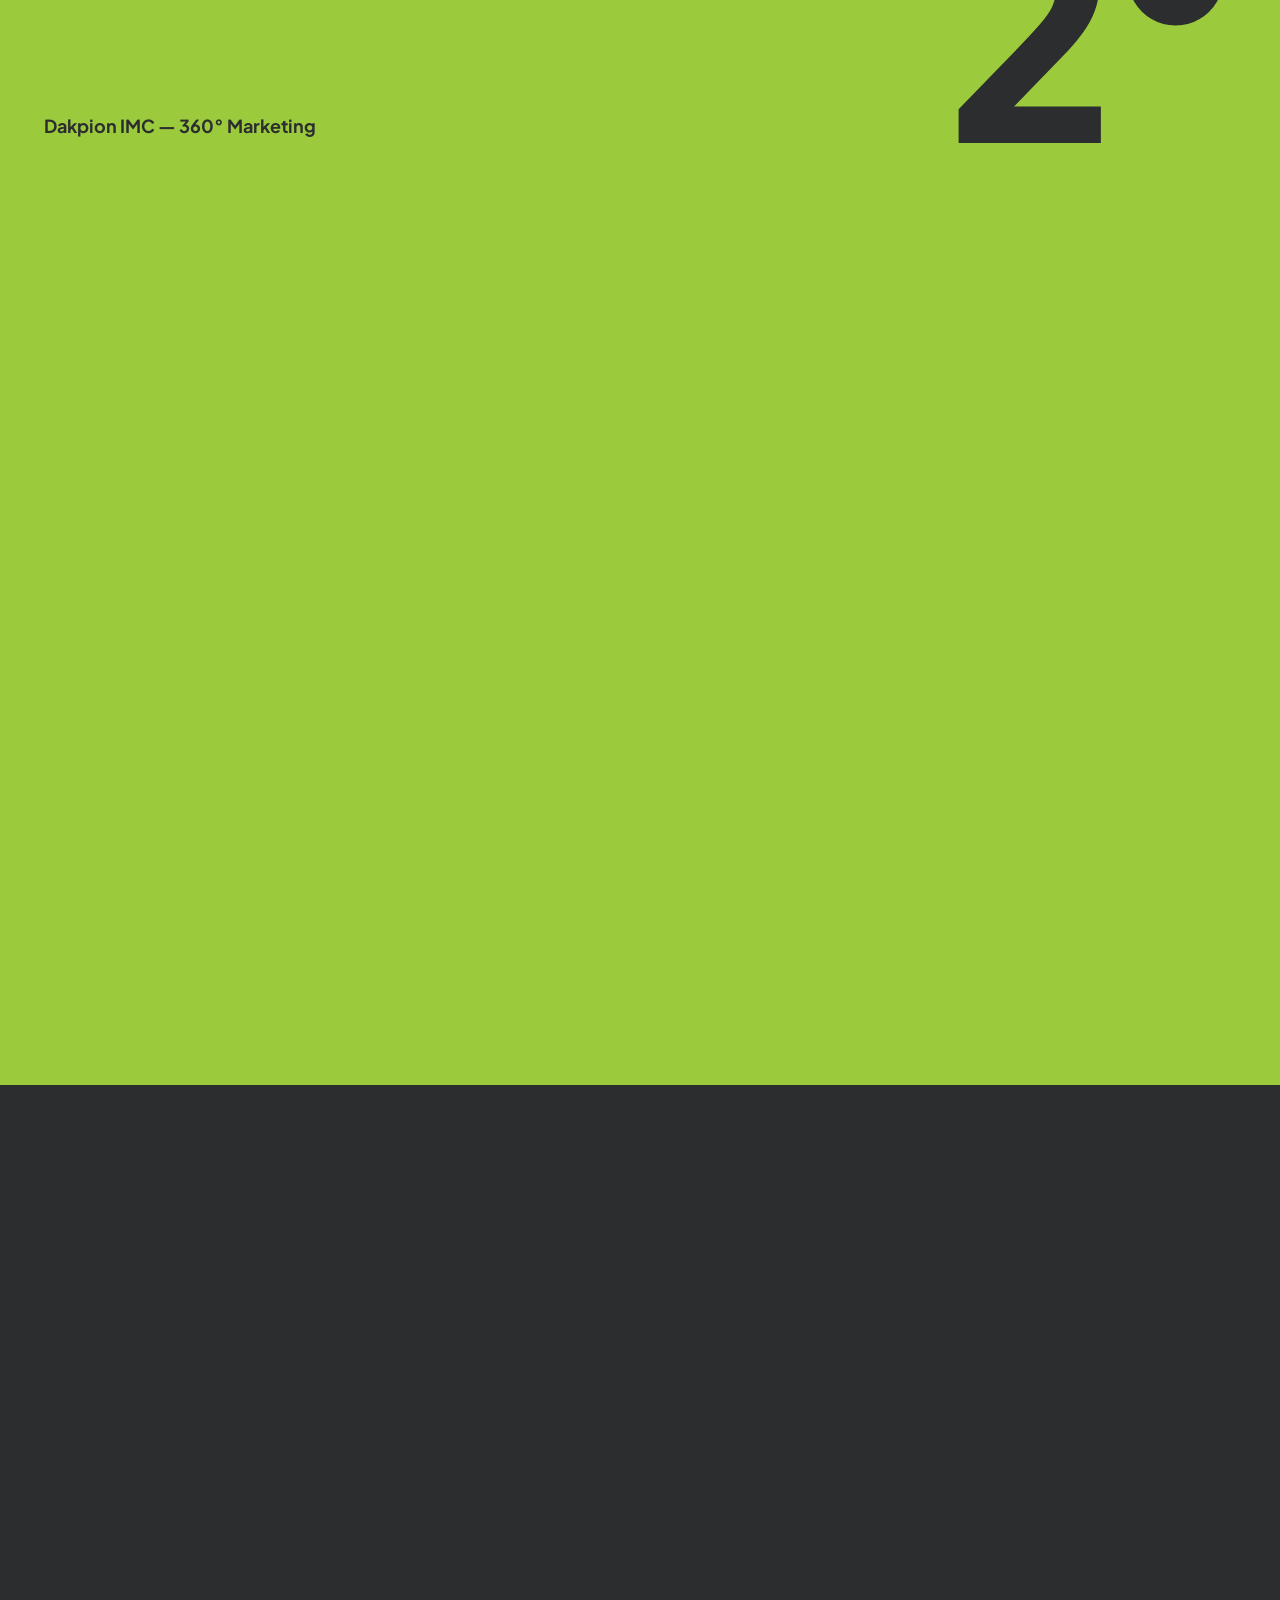
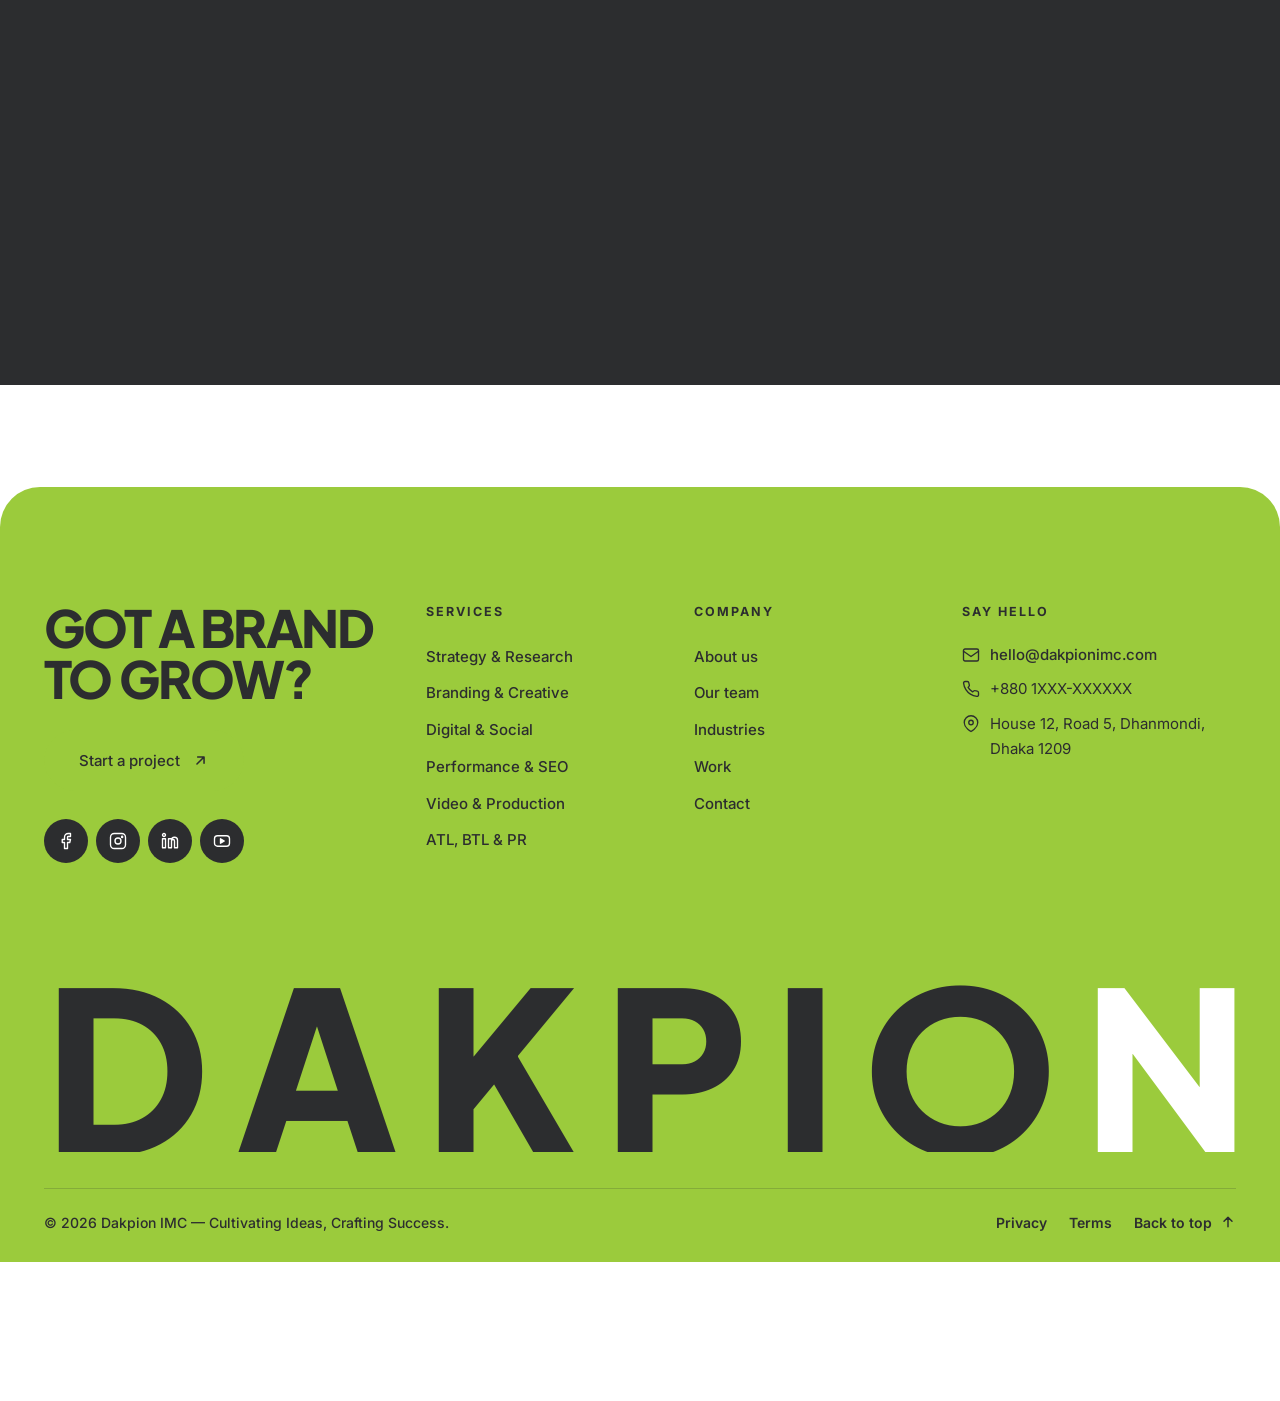
<file: doctor-branding.html>
<!doctype html>
<html lang="en">
<head>
<meta charset="UTF-8">
<title>Redirecting… — Dakpion IMC</title>
<meta http-equiv="refresh" content="0; url=industries.html#healthcare">
<link rel="canonical" href="industries.html#healthcare">
<meta name="robots" content="noindex">
</head>
<body>
<p>This page has moved. <a href="industries.html#healthcare">Continue to the new page</a>.</p>
</body>
</html>
</file>
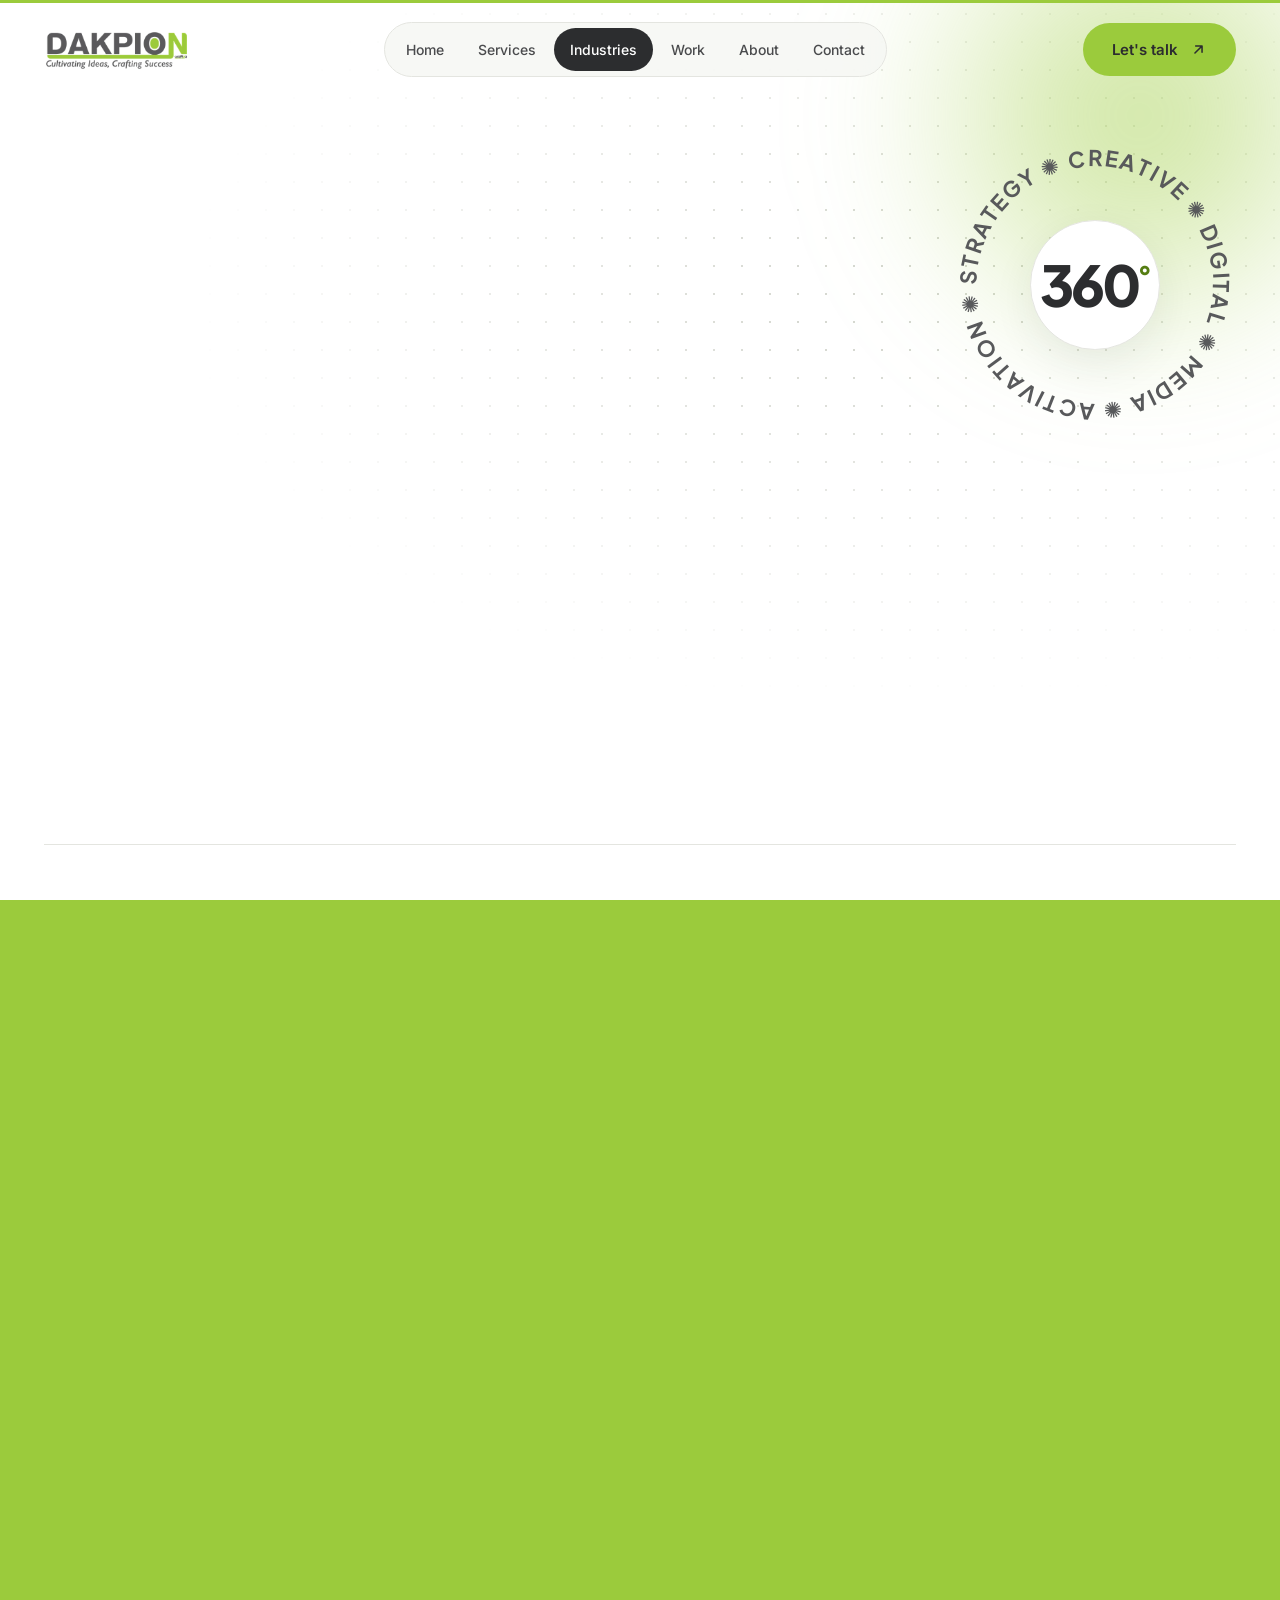
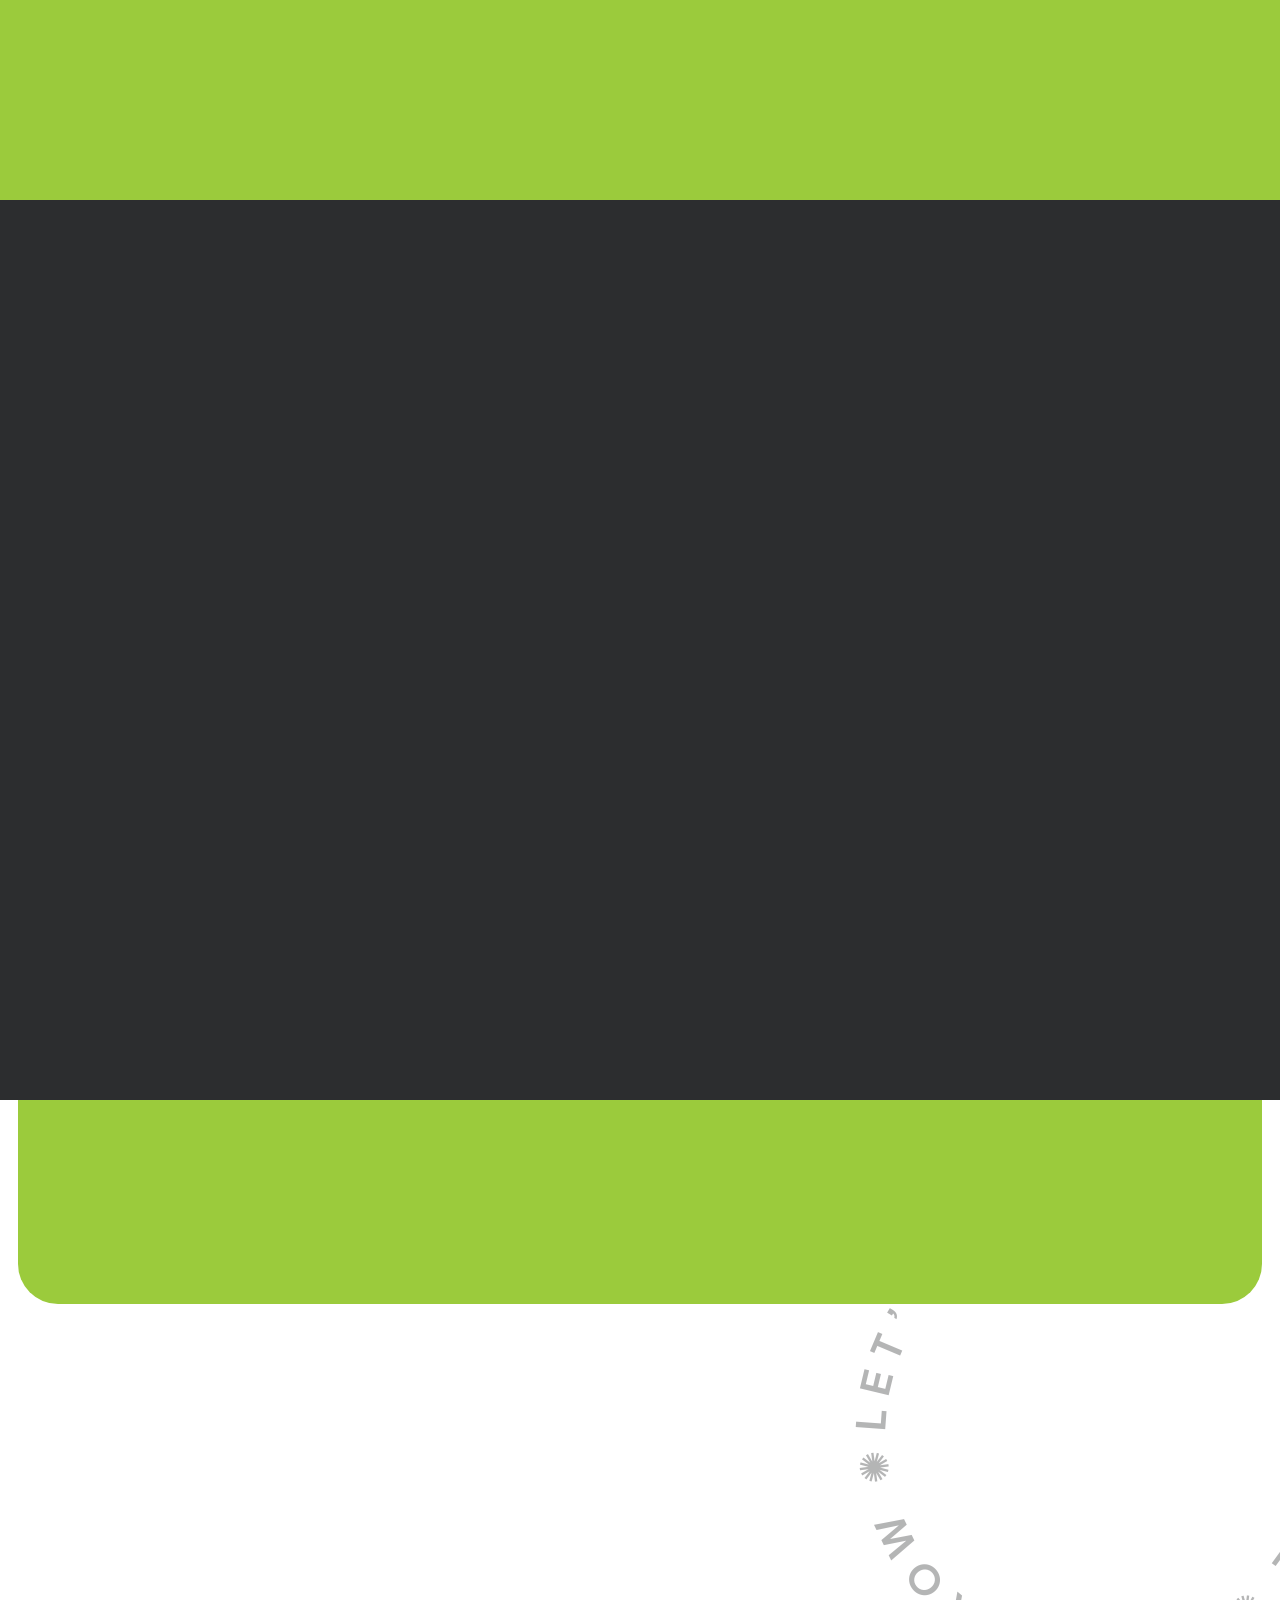
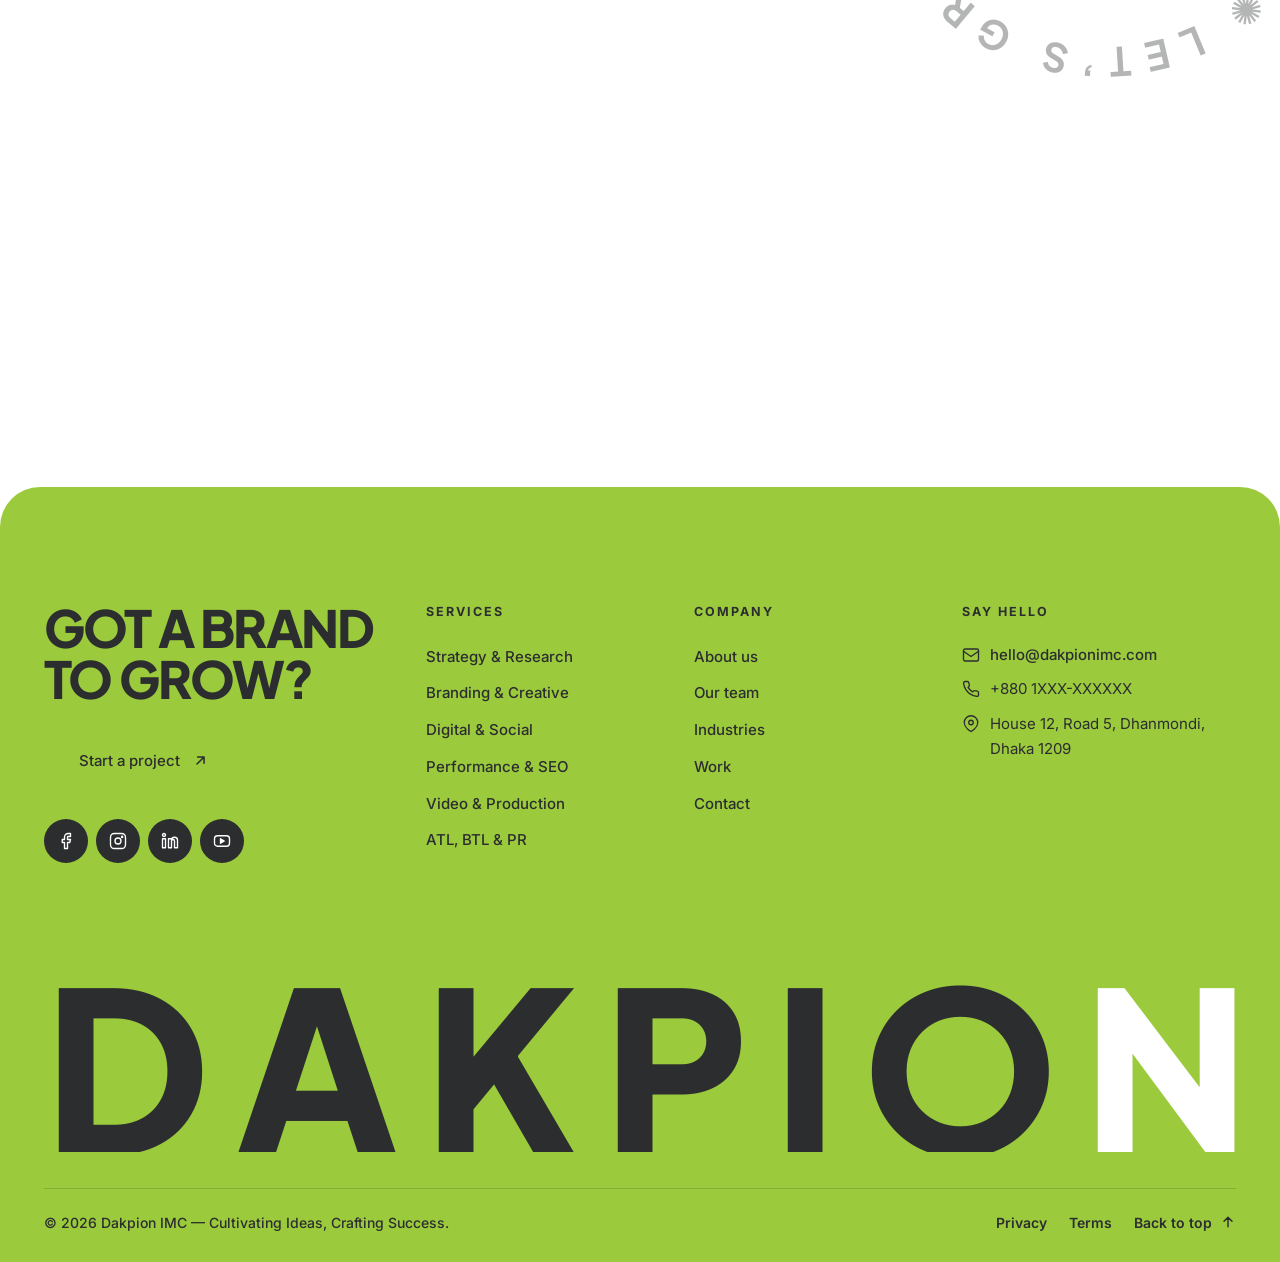
<file: industries.html>
<!doctype html>
<html lang="en">
<head>
<meta charset="UTF-8">
<meta name="viewport" content="width=device-width, initial-scale=1.0">
<title>Industries We Serve — Dakpion IMC</title>
<meta name="description" content="Integrated marketing for healthcare, FMCG, real estate, e-commerce, education, corporate, hospitality and fashion brands in Bangladesh.">
<meta name="theme-color" content="#9BCB3C">
<meta property="og:title" content="Industries We Serve — Dakpion IMC">
<meta property="og:description" content="Integrated marketing for healthcare, FMCG, real estate, e-commerce, education, corporate, hospitality and fashion brands in Bangladesh.">
<meta property="og:type" content="website">
<link rel="icon" href="assets/images/favicon.png">
<link rel="preconnect" href="https://fonts.googleapis.com">
<link rel="preconnect" href="https://fonts.gstatic.com" crossorigin>
<link rel="preload" as="image" href="assets/images/logo-dark.webp">
<link href="https://fonts.googleapis.com/css2?family=Inter:wght@400;500;600;700&family=Plus+Jakarta+Sans:wght@600;700;800&display=swap" rel="stylesheet">
<link rel="stylesheet" href="assets/css/style.css">
<script>
(function(r){r.classList.add('js');try{if(!sessionStorage.getItem('dk-seen')&&!matchMedia('(prefers-reduced-motion: reduce)').matches)r.classList.add('show-loader');if(sessionStorage.getItem('dk-pt'))r.classList.add('pt-enter');}catch(e){}
setTimeout(function(){if(!window.__animReady){r.classList.add('no-anim');r.classList.remove('show-loader','pt-enter');}},3500);})(document.documentElement);
</script>
<script src="assets/js/vendor/gsap.min.js" defer></script>
<script src="assets/js/vendor/ScrollTrigger.min.js" defer></script>
<script src="assets/js/vendor/SplitText.min.js" defer></script>
<script src="assets/js/vendor/lenis.min.js" defer></script>
<script src="assets/js/main.js" defer></script>
</head>
<body data-page="industries">
<!-- @header -->
<div class="progress" aria-hidden="true"></div>
<div class="cursor" aria-hidden="true"><span></span></div><div class="cursor-dot" aria-hidden="true"></div>
<div class="loader" aria-hidden="true"><span>Dakpion IMC — 360° Marketing</span><b>0°</b></div>
<div class="pt" aria-hidden="true"></div>
<header class="site-header">
  <div class="container header-inner">
    <a href="index.html" class="brand" aria-label="Dakpion IMC home"><img src="assets/images/logo-dark.webp" width="420" height="116" alt="Dakpion IMC"></a>
    <nav aria-label="Main"><ul class="nav"><li><a href="index.html" data-nav="home" data-text="Home"><span>Home</span></a></li><li><a href="services.html" data-nav="services" data-text="Services"><span>Services</span></a></li><li><a href="industries.html" data-nav="industries" data-text="Industries"><span>Industries</span></a></li><li><a href="portfolio.html" data-nav="work" data-text="Work"><span>Work</span></a></li><li><a href="about.html" data-nav="about" data-text="About"><span>About</span></a></li><li><a href="contact.html" data-nav="contact" data-text="Contact"><span>Contact</span></a></li></ul></nav>
    <div class="header-right">
      <a href="contact.html" class="btn btn--grey" data-magnetic=".2">Let's talk <svg class="icon" aria-hidden="true"><use href="assets/icons/sprite.svg#i-arrow-ur"/></svg></a>
      <button class="menu-btn" aria-expanded="false" aria-controls="menu"><span>Menu</span><i><b></b><b></b></i></button>
    </div>
  </div>
</header>
<div class="menu" id="menu">
  <ul><li><a href="index.html" style="--i:0">Home</a></li><li><a href="services.html" style="--i:1">Services</a></li><li><a href="industries.html" style="--i:2">Industries</a></li><li><a href="portfolio.html" style="--i:3">Work</a></li><li><a href="about.html" style="--i:4">About</a></li><li><a href="contact.html" style="--i:5">Contact</a></li></ul>
  <div class="menu-foot"><a href="mailto:hello@dakpionimc.com">hello@dakpionimc.com</a><span>+880 1XXX-XXXXXX · Dhanmondi, Dhaka</span></div>
</div>
<!-- /@header -->

<main>

<section class="page-hero">
  <div class="hero-bg"><div class="blob blob--1"></div></div>
  <div class="ring" aria-hidden="true">
  <svg viewBox="0 0 200 200"><defs><path id="rp-page" d="M100,100 m-84,0 a84,84 0 1,1 168,0 a84,84 0 1,1 -168,0"/></defs><text><textPath href="#rp-page" textLength="524">Strategy ✺ Creative ✺ Digital ✺ Media ✺ Activation ✺ </textPath></text></svg>
  <div class="ring-core"><b>360<sup>°</sup></b></div>
</div>
  <div class="container">
    <div class="crumbs" data-reveal><a href="index.html">Home</a><span>/</span><span>Industries</span></div>
    <div class="label" data-reveal>Industries</div>
    <h1 data-split>Different<br>markets. One <span class="hl">360°.</span></h1>
    <p class="lead" data-reveal>Every industry buys differently. We bring category know-how, proven channel mixes and compliant creative to the sectors we know best.</p>
  </div>
</section>

<section class="section" style="padding-top:0">
  <div class="container"><div class="ind-grid">
      <div class="ind" id="healthcare" data-reveal>
        <span class="ic"><svg class="icon" aria-hidden="true"><use href="assets/icons/sprite.svg#i-health"/></svg></span>
        <div><h3>Healthcare</h3><p>Where Dakpion began. Ethical, trust-first marketing for hospitals, clinics, diagnostics and doctors — booking websites, doctor branding, facility films and appointment campaigns.</p><div class="tags"><span class="tag">Doctor branding</span><span class="tag">Booking websites</span><span class="tag">Facility films</span><span class="tag">Lead campaigns</span></div></div>
        <span class="n">01</span>
      </div>
      <div class="ind" id="fmcg" data-reveal>
        <span class="ic"><svg class="icon" aria-hidden="true"><use href="assets/icons/sprite.svg#i-bag"/></svg></span>
        <div><h3>FMCG &amp; Retail</h3><p>Launch and grow consumer brands with mass-reach creative, shelf-winning packaging and trade programs that move stock.</p><div class="tags"><span class="tag">Launches</span><span class="tag">Packaging</span><span class="tag">TVC &amp; OOH</span><span class="tag">Sampling</span></div></div>
        <span class="n">02</span>
      </div>
      <div class="ind" id="realestate" data-reveal>
        <span class="ic"><svg class="icon" aria-hidden="true"><use href="assets/icons/sprite.svg#i-building"/></svg></span>
        <div><h3>Real Estate</h3><p>Premium project branding, 3D walkthroughs and lead funnels that deliver qualified buyers — tracked from first click to booking.</p><div class="tags"><span class="tag">Project branding</span><span class="tag">3D &amp; CGI</span><span class="tag">Lead funnels</span><span class="tag">CRM</span></div></div>
        <span class="n">03</span>
      </div>
      <div class="ind" id="ecommerce" data-reveal>
        <span class="ic"><svg class="icon" aria-hidden="true"><use href="assets/icons/sprite.svg#i-cart"/></svg></span>
        <div><h3>E-commerce &amp; D2C</h3><p>Performance-first growth: conversion-optimised stores, creative testing at scale and retention flows that bring buyers back.</p><div class="tags"><span class="tag">Meta &amp; TikTok</span><span class="tag">CRO</span><span class="tag">Creative testing</span><span class="tag">Retention</span></div></div>
        <span class="n">04</span>
      </div>
      <div class="ind" id="education" data-reveal>
        <span class="ic"><svg class="icon" aria-hidden="true"><use href="assets/icons/sprite.svg#i-edu"/></svg></span>
        <div><h3>Education</h3><p>Admission campaigns that fill seats — institutional branding, open days, student content and counselling CRM.</p><div class="tags"><span class="tag">Admissions</span><span class="tag">Open days</span><span class="tag">Student reels</span><span class="tag">CRM</span></div></div>
        <span class="n">05</span>
      </div>
      <div class="ind" id="corporate" data-reveal>
        <span class="ic"><svg class="icon" aria-hidden="true"><use href="assets/icons/sprite.svg#i-briefcase"/></svg></span>
        <div><h3>Corporate &amp; B2B</h3><p>Reputation with the people who matter — identity, annual reports, PR, LinkedIn leadership and conferences.</p><div class="tags"><span class="tag">Identity</span><span class="tag">PR</span><span class="tag">LinkedIn</span><span class="tag">Events</span></div></div>
        <span class="n">06</span>
      </div>
      <div class="ind" id="hospitality" data-reveal>
        <span class="ic"><svg class="icon" aria-hidden="true"><use href="assets/icons/sprite.svg#i-food"/></svg></span>
        <div><h3>Food &amp; Hospitality</h3><p>Craveable content, launch buzz and local reach that fill tables and rooms — with food photography and creator visits.</p><div class="tags"><span class="tag">Food shoots</span><span class="tag">Launches</span><span class="tag">Influencers</span><span class="tag">Local SEO</span></div></div>
        <span class="n">07</span>
      </div>
      <div class="ind" id="fashion" data-reveal>
        <span class="ic"><svg class="icon" aria-hidden="true"><use href="assets/icons/sprite.svg#i-brand"/></svg></span>
        <div><h3>Fashion &amp; Lifestyle</h3><p>Content-first brand building — seasonal lookbooks, reels, creator partnerships and pop-ups that turn followers into buyers.</p><div class="tags"><span class="tag">Lookbooks</span><span class="tag">Creators</span><span class="tag">Pop-ups</span><span class="tag">E-com ads</span></div></div>
        <span class="n">08</span>
      </div>
  </div></div>
</section>

<section class="section section--lime round" style="margin:0 clamp(8px,1.4vw,20px);overflow:hidden">
  <div class="big-360" aria-hidden="true">360°</div>
  <div class="container" style="position:relative">
    <div class="head">
      <div><div class="label" data-reveal>By the numbers</div><h2 data-split>Small team energy.<br>Big brand results.</h2></div>
    </div>
    <div class="stats">
      <div class="stat" data-reveal><b data-count="9" data-suffix="+">9+</b><span>Years building brands in Bangladesh</span></div>
      <div class="stat" data-reveal><b data-count="120" data-suffix="+">120+</b><span>Integrated campaigns launched</span></div>
      <div class="stat" data-reveal><b data-count="60" data-suffix="+">60+</b><span>Brands across 8 industries</span></div>
      <div class="stat" data-reveal><b data-count="92" data-suffix="%">92%</b><span>Clients who stay year after year</span></div>
    </div>
  </div>
</section>


<section class="section cta">
  <div class="ring" aria-hidden="true">
  <svg viewBox="0 0 200 200"><defs><path id="rp-cta" d="M100,100 m-84,0 a84,84 0 1,1 168,0 a84,84 0 1,1 -168,0"/></defs><text><textPath href="#rp-cta" textLength="524">Let’s talk ✺ Let’s create ✺ Let’s grow ✺ </textPath></text></svg>
  
</div>
  <div class="container cta-inner">
    <div>
      <div class="label" data-reveal>Next step</div>
      <h2 data-split>Don’t see<br>your <span class="hl">industry?</span></h2>
      <p data-reveal>Our 360° approach adapts to any category. Tell us about your business and we’ll show you what’s possible.</p>
    </div>
    <a href="contact.html" class="btn-orb" data-magnetic=".45" data-reveal><span>Start a<br>conversation<svg class="icon" aria-hidden="true"><use href="assets/icons/sprite.svg#i-arrow-ur"/></svg></span></a>
  </div>
</section>


</main>

<!-- @footer -->
<footer class="site-footer">
  <div class="container">
    <div class="f-top">
      <div>
        <h2>Got a brand<br>to grow?</h2>
        <a href="contact.html" class="btn btn--grey btn--lg" data-magnetic=".25">Start a project <svg class="icon" aria-hidden="true"><use href="assets/icons/sprite.svg#i-arrow-ur"/></svg></a>
        <div class="social">
          <a href="#" aria-label="Facebook"><svg class="icon" aria-hidden="true"><use href="assets/icons/sprite.svg#i-fb"/></svg></a>
          <a href="#" aria-label="Instagram"><svg class="icon" aria-hidden="true"><use href="assets/icons/sprite.svg#i-ig"/></svg></a>
          <a href="#" aria-label="LinkedIn"><svg class="icon" aria-hidden="true"><use href="assets/icons/sprite.svg#i-in"/></svg></a>
          <a href="#" aria-label="YouTube"><svg class="icon" aria-hidden="true"><use href="assets/icons/sprite.svg#i-yt"/></svg></a>
        </div>
      </div>
      <div>
        <h5>Services</h5>
        <ul>
          <li><a class="link" href="services.html#strategy">Strategy &amp; Research</a></li>
          <li><a class="link" href="services.html#branding">Branding &amp; Creative</a></li>
          <li><a class="link" href="services.html#digital">Digital &amp; Social</a></li>
          <li><a class="link" href="services.html#performance">Performance &amp; SEO</a></li>
          <li><a class="link" href="services.html#production">Video &amp; Production</a></li>
          <li><a class="link" href="services.html#atl">ATL, BTL &amp; PR</a></li>
        </ul>
      </div>
      <div>
        <h5>Company</h5>
        <ul>
          <li><a class="link" href="about.html">About us</a></li>
          <li><a class="link" href="about.html#team">Our team</a></li>
          <li><a class="link" href="industries.html">Industries</a></li>
          <li><a class="link" href="portfolio.html">Work</a></li>
          <li><a class="link" href="contact.html">Contact</a></li>
        </ul>
      </div>
      <div>
        <h5>Say hello</h5>
        <ul class="f-contact">
          <li><svg class="icon" aria-hidden="true"><use href="assets/icons/sprite.svg#i-mail"/></svg><a class="link" href="mailto:hello@dakpionimc.com">hello@dakpionimc.com</a></li>
          <li><svg class="icon" aria-hidden="true"><use href="assets/icons/sprite.svg#i-phone"/></svg><span>+880 1XXX-XXXXXX</span></li>
          <li><svg class="icon" aria-hidden="true"><use href="assets/icons/sprite.svg#i-pin"/></svg><span>House 12, Road 5, Dhanmondi, Dhaka 1209</span></li>
        </ul>
      </div>
    </div>
    <div class="f-word" aria-hidden="true"><span>D</span><span>A</span><span>K</span><span>P</span><span>I</span><span>O</span><span>N</span></div>
    <div class="f-bottom">
      <span>&copy; <span id="year">2026</span> Dakpion IMC — Cultivating Ideas, Crafting Success.</span>
      <div class="links"><a class="link" href="#">Privacy</a><a class="link" href="#">Terms</a><a href="#" class="to-top">Back to top <svg class="icon" aria-hidden="true"><use href="assets/icons/sprite.svg#i-arrow"/></svg></a></div>
    </div>
  </div>
</footer>
<!-- /@footer -->

</body>
</html>
</file>
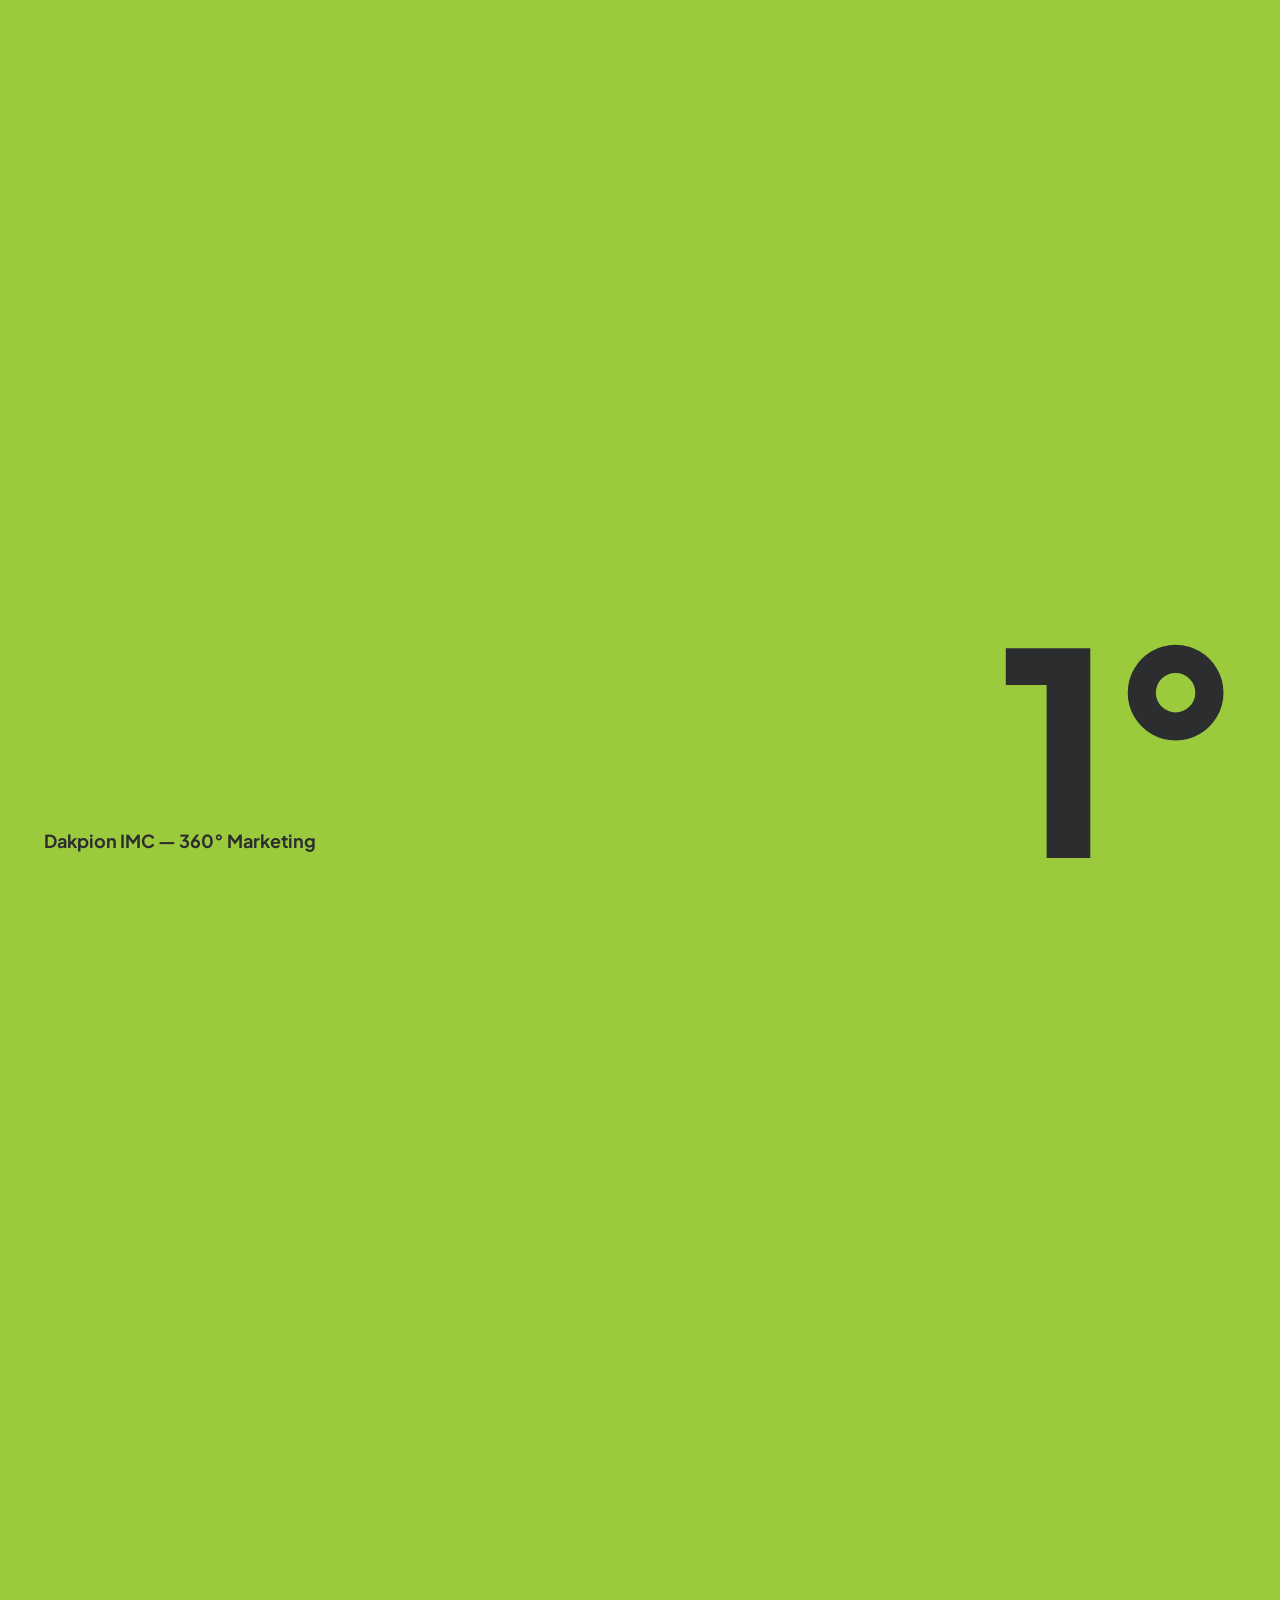
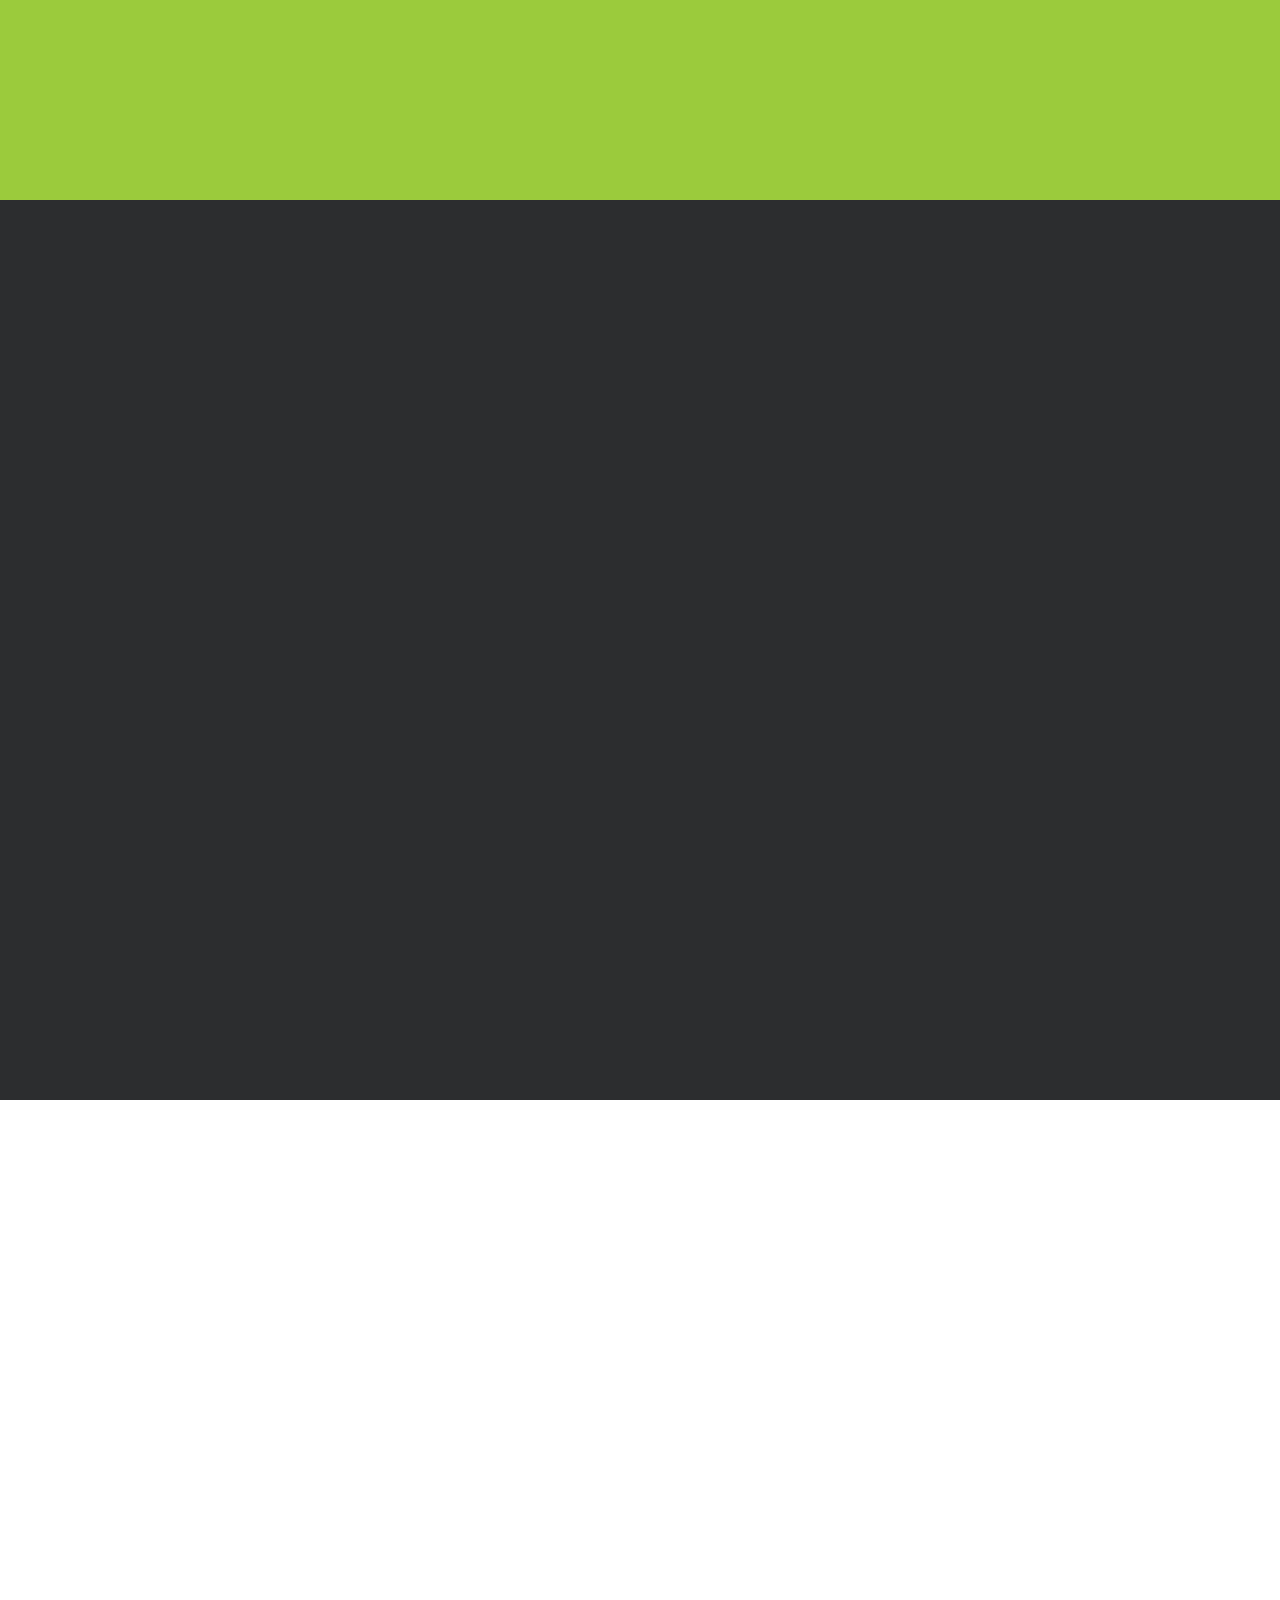
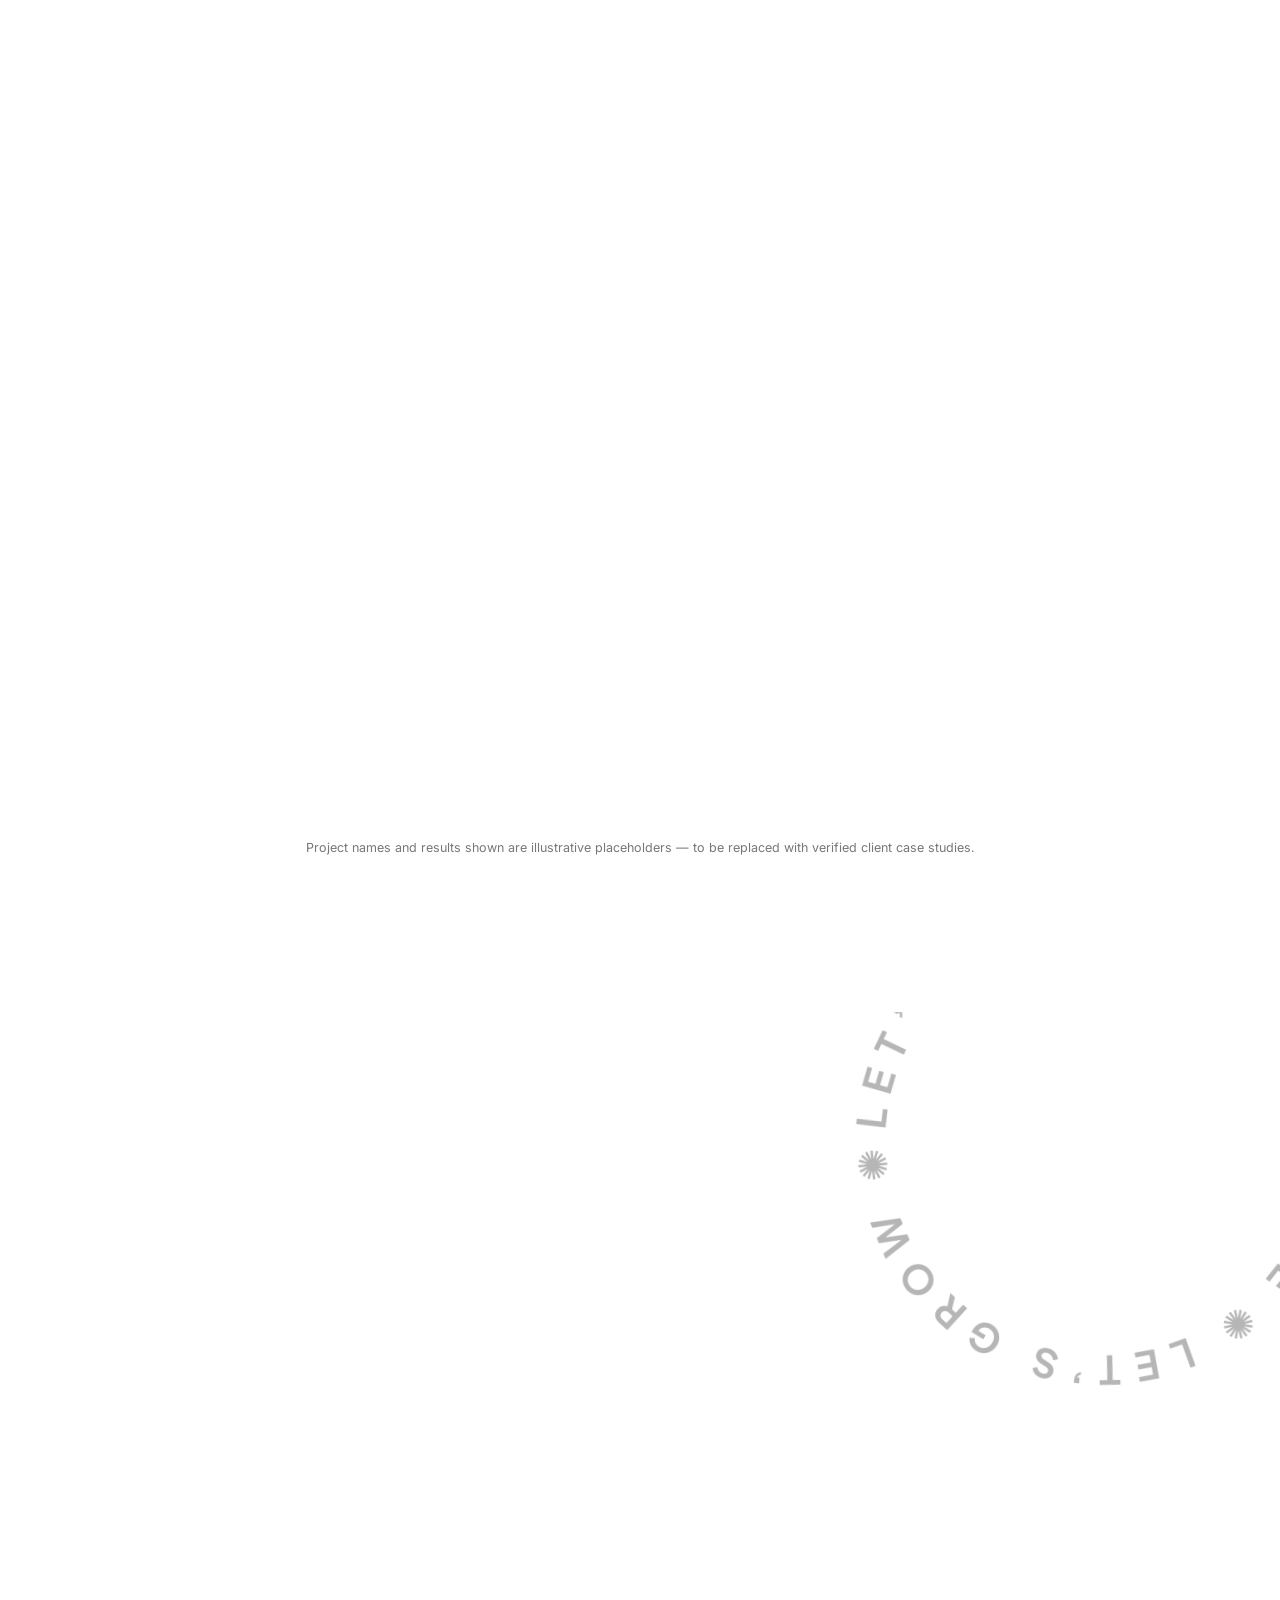
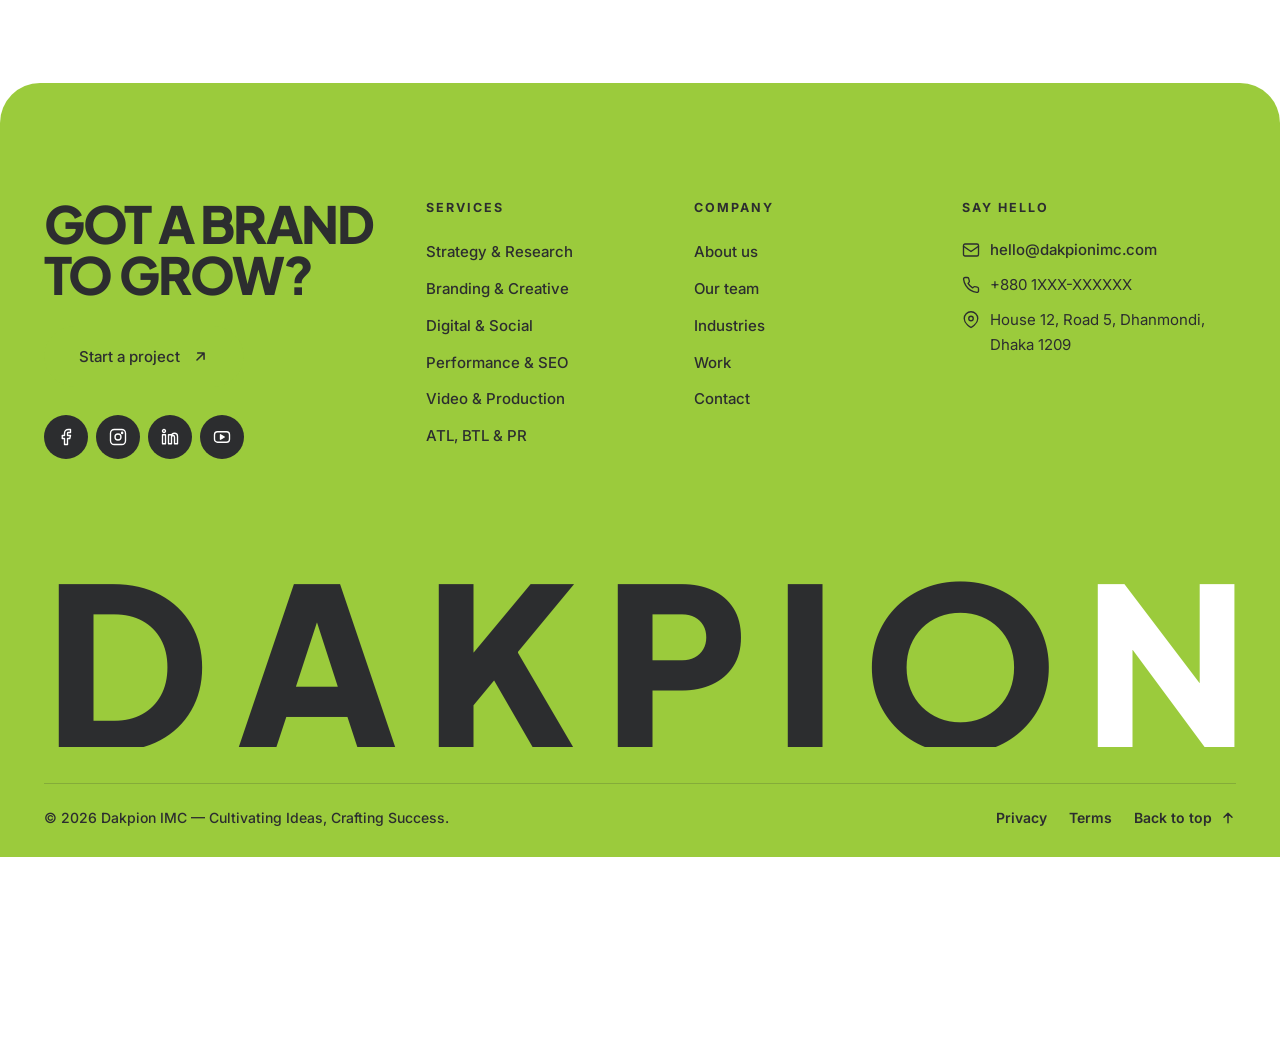
<file: portfolio-websites.html>
<!doctype html>
<html lang="en">
<head>
<meta charset="UTF-8">
<title>Redirecting… — Dakpion IMC</title>
<meta http-equiv="refresh" content="0; url=portfolio.html">
<link rel="canonical" href="portfolio.html">
<meta name="robots" content="noindex">
</head>
<body>
<p>This page has moved. <a href="portfolio.html">Continue to the new page</a>.</p>
</body>
</html>
</file>
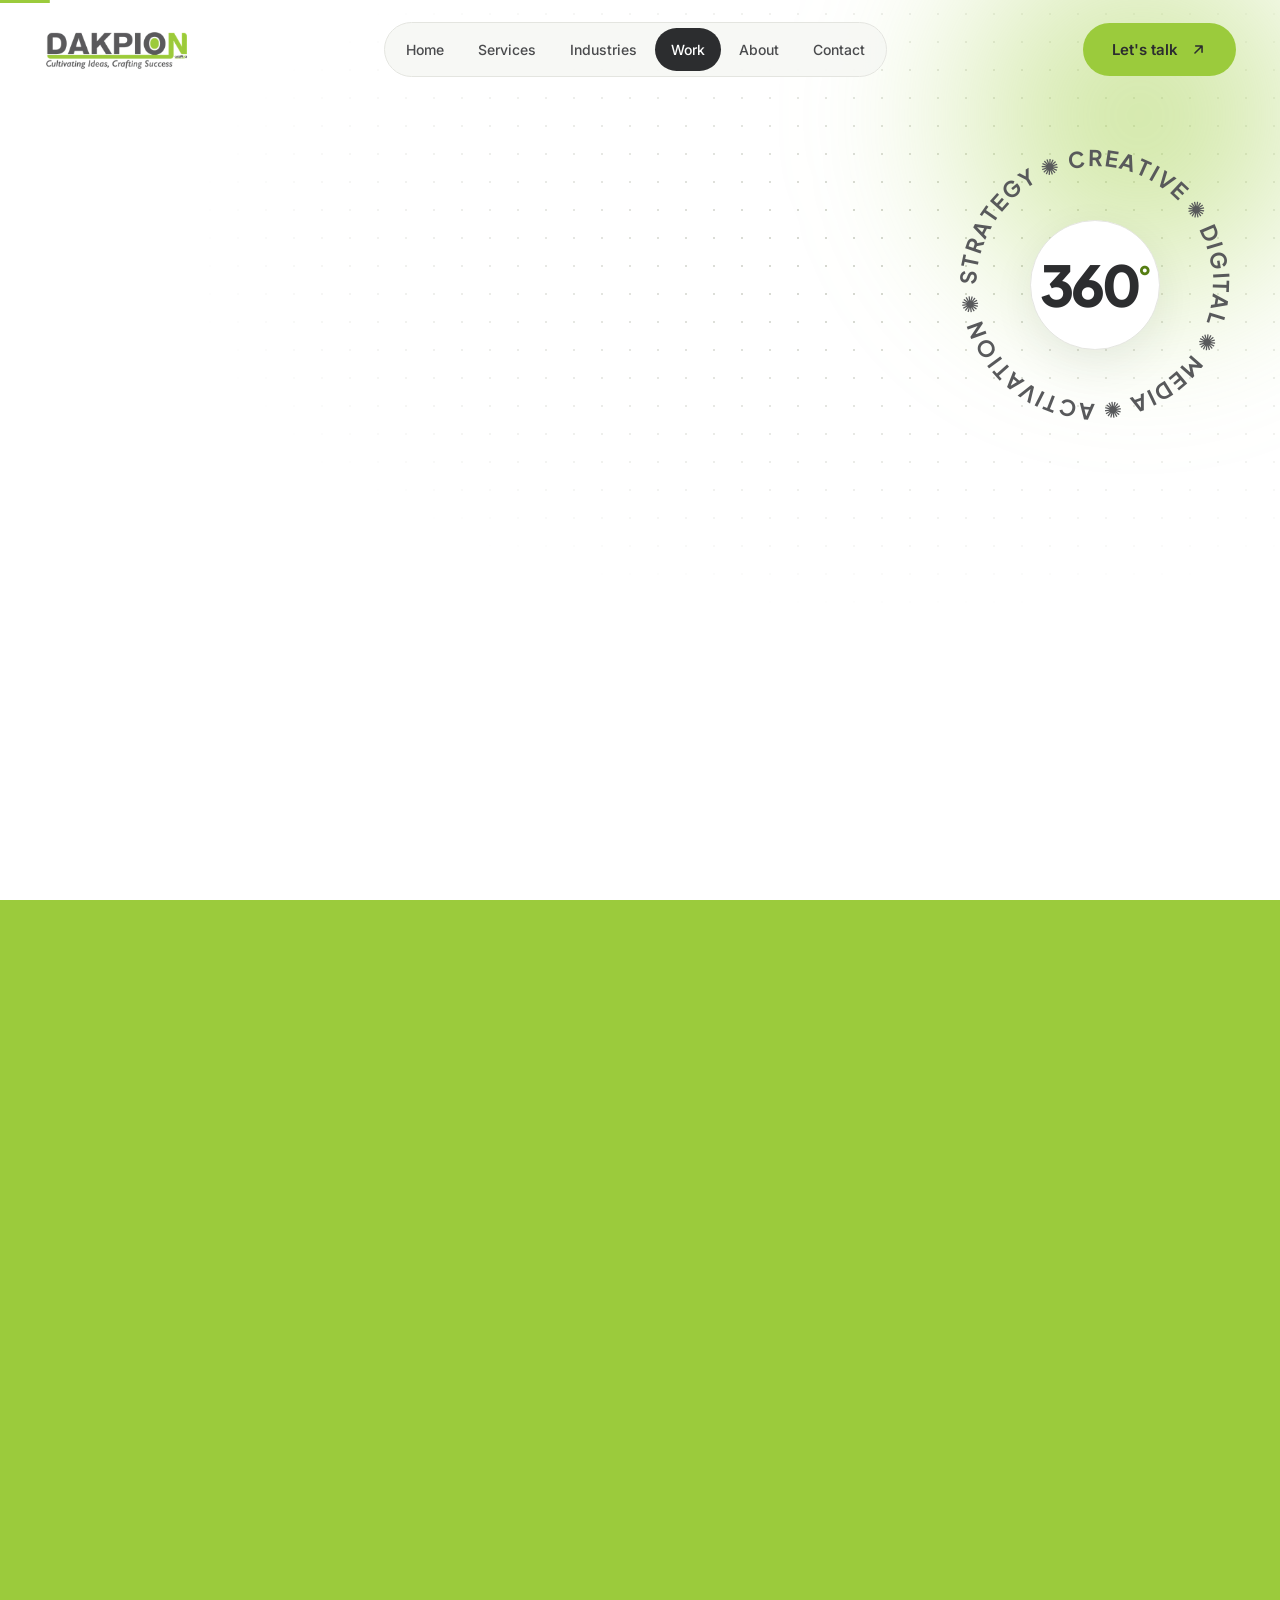
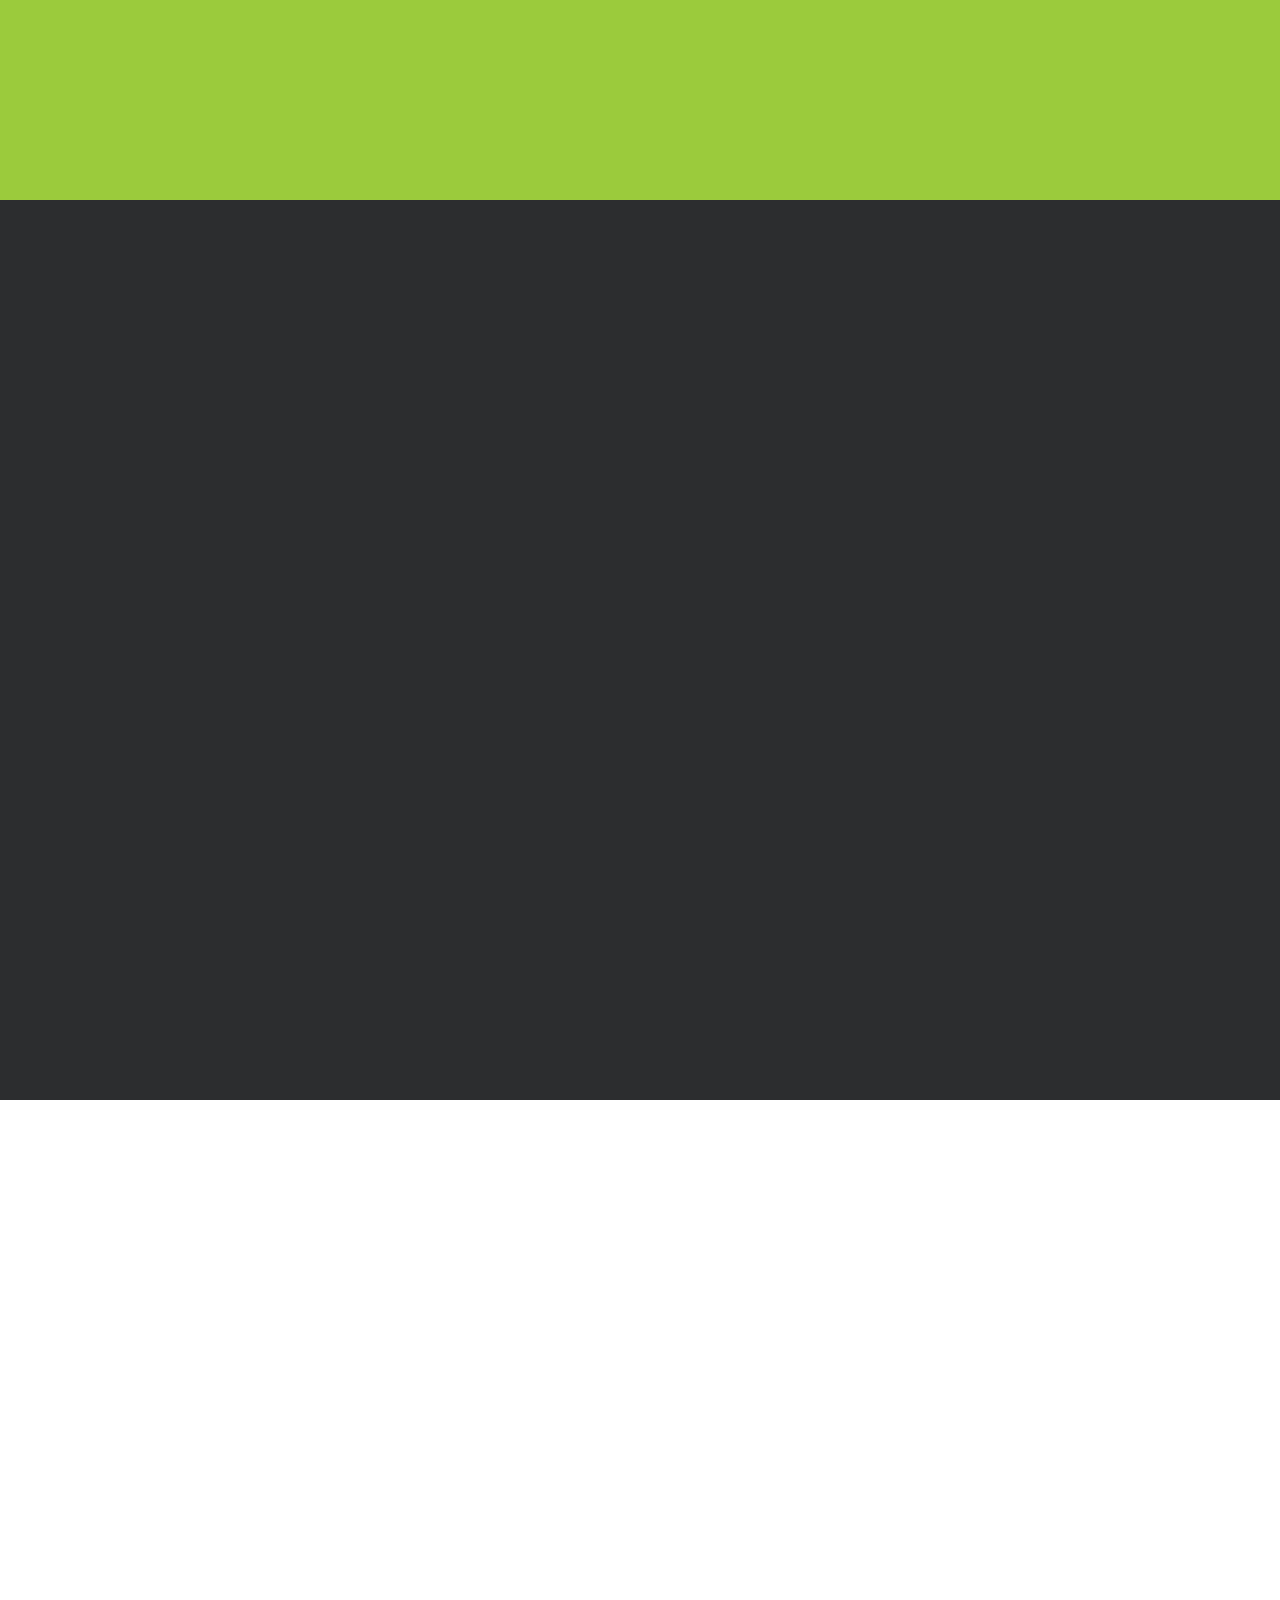
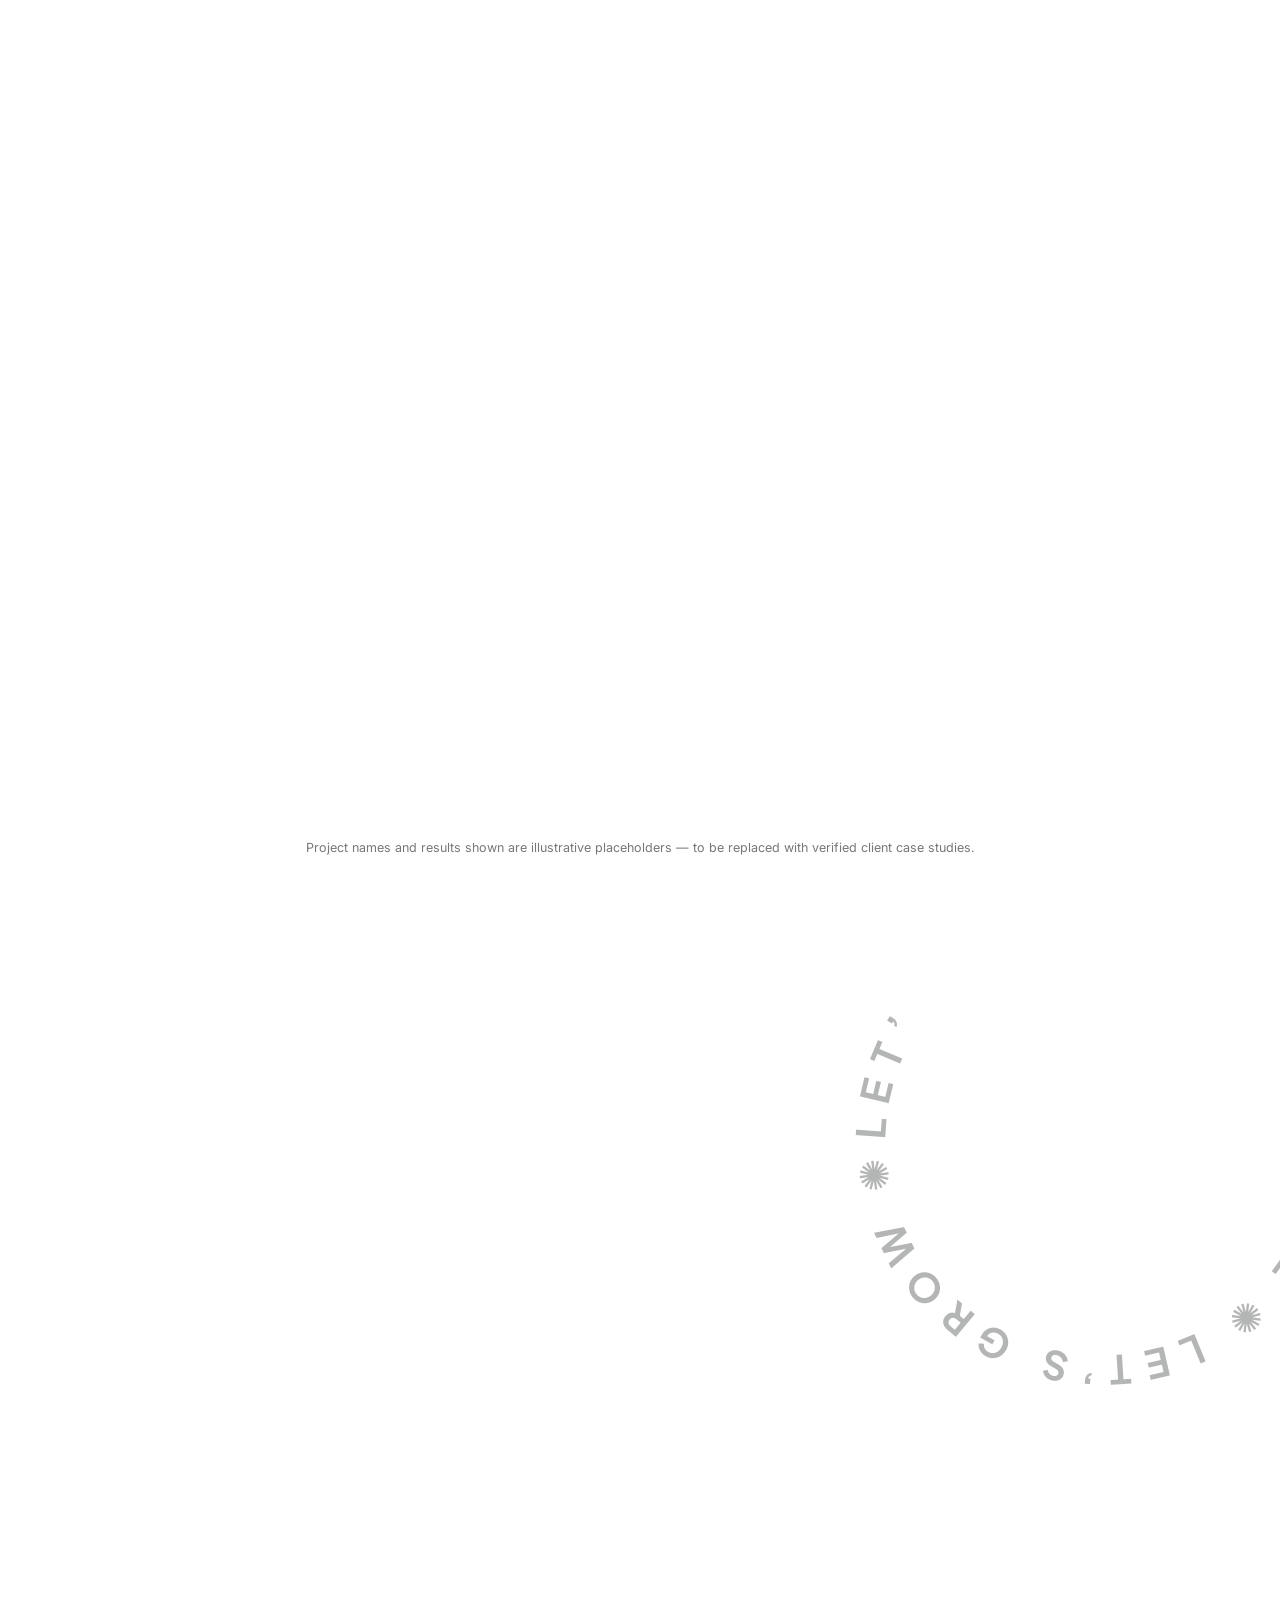
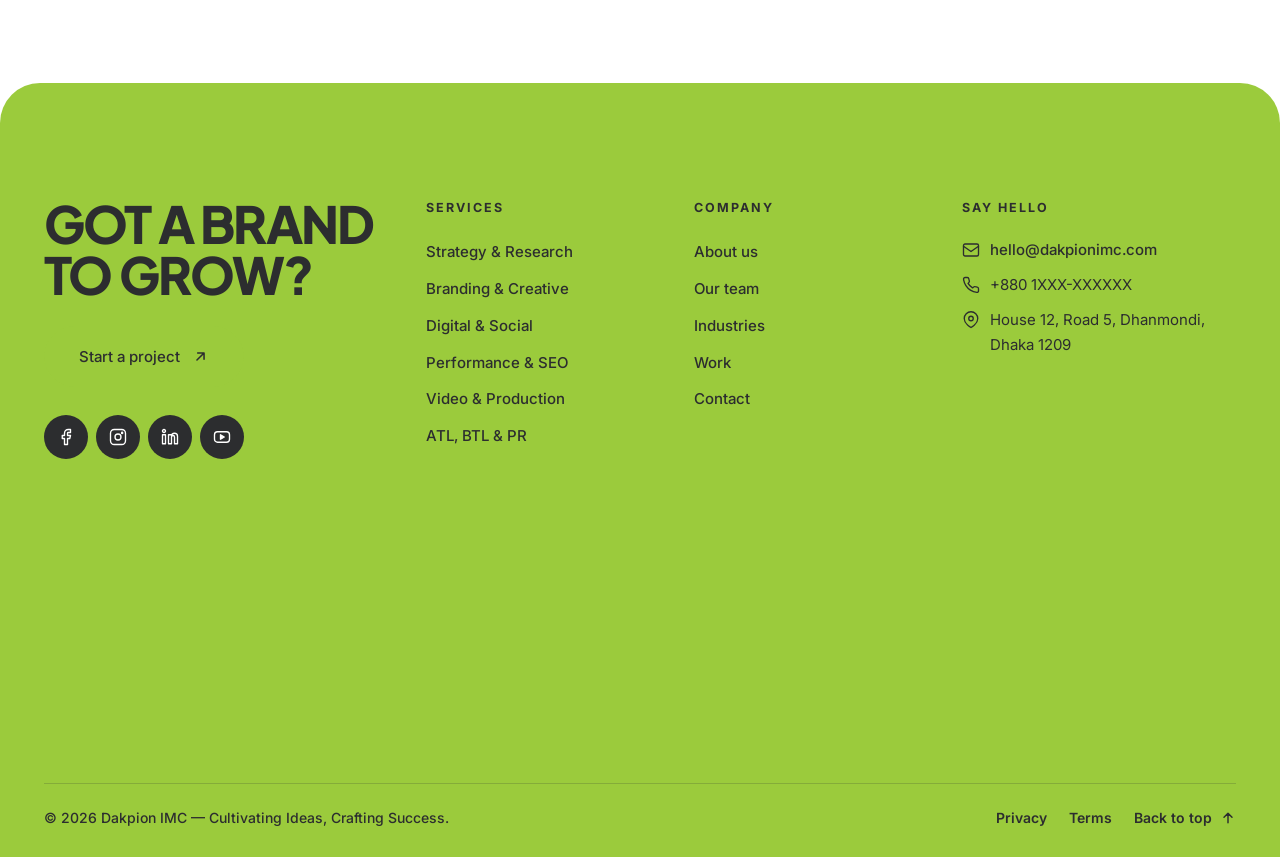
<file: portfolio.html>
<!doctype html>
<html lang="en">
<head>
<meta charset="UTF-8">
<meta name="viewport" content="width=device-width, initial-scale=1.0">
<title>Our Work — Case Studies | Dakpion IMC</title>
<meta name="description" content="Integrated campaigns, brand identities, performance marketing and activations delivered by Dakpion IMC.">
<meta name="theme-color" content="#9BCB3C">
<meta property="og:title" content="Our Work — Case Studies | Dakpion IMC">
<meta property="og:description" content="Integrated campaigns, brand identities, performance marketing and activations delivered by Dakpion IMC.">
<meta property="og:type" content="website">
<link rel="icon" href="assets/images/favicon.png">
<link rel="preconnect" href="https://fonts.googleapis.com">
<link rel="preconnect" href="https://fonts.gstatic.com" crossorigin>
<link rel="preload" as="image" href="assets/images/logo-dark.webp">
<link href="https://fonts.googleapis.com/css2?family=Inter:wght@400;500;600;700&family=Plus+Jakarta+Sans:wght@600;700;800&display=swap" rel="stylesheet">
<link rel="stylesheet" href="assets/css/style.css">
<script>
(function(r){r.classList.add('js');try{if(!sessionStorage.getItem('dk-seen')&&!matchMedia('(prefers-reduced-motion: reduce)').matches)r.classList.add('show-loader');if(sessionStorage.getItem('dk-pt'))r.classList.add('pt-enter');}catch(e){}
setTimeout(function(){if(!window.__animReady){r.classList.add('no-anim');r.classList.remove('show-loader','pt-enter');}},3500);})(document.documentElement);
</script>
<script src="assets/js/vendor/gsap.min.js" defer></script>
<script src="assets/js/vendor/ScrollTrigger.min.js" defer></script>
<script src="assets/js/vendor/SplitText.min.js" defer></script>
<script src="assets/js/vendor/lenis.min.js" defer></script>
<script src="assets/js/main.js" defer></script>
</head>
<body data-page="work">
<!-- @header -->
<div class="progress" aria-hidden="true"></div>
<div class="cursor" aria-hidden="true"><span></span></div><div class="cursor-dot" aria-hidden="true"></div>
<div class="loader" aria-hidden="true"><span>Dakpion IMC — 360° Marketing</span><b>0°</b></div>
<div class="pt" aria-hidden="true"></div>
<header class="site-header">
  <div class="container header-inner">
    <a href="index.html" class="brand" aria-label="Dakpion IMC home"><img src="assets/images/logo-dark.webp" width="420" height="116" alt="Dakpion IMC"></a>
    <nav aria-label="Main"><ul class="nav"><li><a href="index.html" data-nav="home" data-text="Home"><span>Home</span></a></li><li><a href="services.html" data-nav="services" data-text="Services"><span>Services</span></a></li><li><a href="industries.html" data-nav="industries" data-text="Industries"><span>Industries</span></a></li><li><a href="portfolio.html" data-nav="work" data-text="Work"><span>Work</span></a></li><li><a href="about.html" data-nav="about" data-text="About"><span>About</span></a></li><li><a href="contact.html" data-nav="contact" data-text="Contact"><span>Contact</span></a></li></ul></nav>
    <div class="header-right">
      <a href="contact.html" class="btn btn--grey" data-magnetic=".2">Let's talk <svg class="icon" aria-hidden="true"><use href="assets/icons/sprite.svg#i-arrow-ur"/></svg></a>
      <button class="menu-btn" aria-expanded="false" aria-controls="menu"><span>Menu</span><i><b></b><b></b></i></button>
    </div>
  </div>
</header>
<div class="menu" id="menu">
  <ul><li><a href="index.html" style="--i:0">Home</a></li><li><a href="services.html" style="--i:1">Services</a></li><li><a href="industries.html" style="--i:2">Industries</a></li><li><a href="portfolio.html" style="--i:3">Work</a></li><li><a href="about.html" style="--i:4">About</a></li><li><a href="contact.html" style="--i:5">Contact</a></li></ul>
  <div class="menu-foot"><a href="mailto:hello@dakpionimc.com">hello@dakpionimc.com</a><span>+880 1XXX-XXXXXX · Dhanmondi, Dhaka</span></div>
</div>
<!-- /@header -->

<main>

<section class="page-hero">
  <div class="hero-bg"><div class="blob blob--1"></div></div>
  <div class="ring" aria-hidden="true">
  <svg viewBox="0 0 200 200"><defs><path id="rp-page" d="M100,100 m-84,0 a84,84 0 1,1 168,0 a84,84 0 1,1 -168,0"/></defs><text><textPath href="#rp-page" textLength="524">Strategy ✺ Creative ✺ Digital ✺ Media ✺ Activation ✺ </textPath></text></svg>
  <div class="ring-core"><b>360<sup>°</sup></b></div>
</div>
  <div class="container">
    <div class="crumbs" data-reveal><a href="index.html">Home</a><span>/</span><span>Work</span></div>
    <div class="label" data-reveal>Our work</div>
    <h1 data-split>Ideas that<br><span class="hl">performed.</span></h1>
    <p class="lead" data-reveal>A selection of integrated campaigns, brand builds and performance programs across industries.</p>
  </div>
</section>

<section class="section" style="padding-top:0">
  <div class="container">
    <div class="filter" role="group" aria-label="Filter work" data-reveal><button data-filter="all" aria-pressed="true" class="active">All work</button><button data-filter="integrated" aria-pressed="false">360° Integrated</button><button data-filter="branding" aria-pressed="false">Branding</button><button data-filter="digital" aria-pressed="false">Digital &amp; Social</button><button data-filter="performance" aria-pressed="false">Performance</button><button data-filter="production" aria-pressed="false">Production</button><button data-filter="activation" aria-pressed="false">Activation</button></div>
    <div class="work-grid">
      <a class="work-card" href="contact.html" data-cat="integrated activation" data-cursor="View" data-reveal>
        <div class="thumb thumb--1"><div class="tt"><span>FMCG</span></div><div class="kb"><b>+212%</b><small>Retail sell-through in 3 months</small></div></div>
        <div class="work-info"><span class="m">360° Launch</span><h3>Beverage brand national launch</h3><p>TVC, OOH, social and 400+ retail activations rolled out as one campaign.</p><div class="tags"><span class="tag">TVC</span><span class="tag">OOH</span><span class="tag">BTL</span><span class="tag">Social</span></div></div>
      </a>
      <a class="work-card" href="contact.html" data-cat="digital performance" data-cursor="View" data-reveal>
        <div class="thumb thumb--2"><div class="tt"><span>Healthcare</span></div><div class="kb"><b>4.1x</b><small>More appointment leads</small></div></div>
        <div class="work-info"><span class="m">Digital + Performance</span><h3>Multi-specialty hospital growth</h3><p>New website, doctor branding and always-on Meta &amp; Google campaigns.</p><div class="tags"><span class="tag">Web</span><span class="tag">Ads</span><span class="tag">SEO</span></div></div>
      </a>
      <a class="work-card" href="contact.html" data-cat="branding production" data-cursor="View" data-reveal>
        <div class="thumb thumb--3"><div class="tt"><span>Real Estate</span></div><div class="kb"><b>−46%</b><small>Cost per qualified lead</small></div></div>
        <div class="work-info"><span class="m">Brand + Leads</span><h3>Premium residential launch</h3><p>Brand identity, 3D walkthrough film and a lead-gen funnel with CRM.</p><div class="tags"><span class="tag">Branding</span><span class="tag">CGI</span><span class="tag">CRM</span></div></div>
      </a>
      <a class="work-card" href="contact.html" data-cat="performance digital" data-cursor="View" data-reveal>
        <div class="thumb thumb--4"><div class="tt"><span>E-commerce</span></div><div class="kb"><b>5.2x</b><small>Return on ad spend</small></div></div>
        <div class="work-info"><span class="m">Performance</span><h3>Fashion D2C scale-up</h3><p>Creative testing system and retention flows that tripled monthly revenue.</p><div class="tags"><span class="tag">Meta Ads</span><span class="tag">TikTok</span><span class="tag">CRO</span></div></div>
      </a>
      <a class="work-card" href="contact.html" data-cat="integrated activation" data-cursor="View" data-reveal>
        <div class="thumb thumb--5"><div class="tt"><span>Education</span></div><div class="kb"><b>3,800+</b><small>Admission enquiries</small></div></div>
        <div class="work-info"><span class="m">Admissions</span><h3>University admission season</h3><p>Open-day events, student reels and a counselling CRM across 6 cities.</p><div class="tags"><span class="tag">Events</span><span class="tag">Reels</span><span class="tag">CRM</span></div></div>
      </a>
      <a class="work-card" href="contact.html" data-cat="branding" data-cursor="View" data-reveal>
        <div class="thumb thumb--6"><div class="tt"><span>Corporate</span></div><div class="kb"><b>12→1</b><small>Companies, one brand</small></div></div>
        <div class="work-info"><span class="m">Rebrand</span><h3>Group identity refresh</h3><p>New identity system, guidelines and annual report for a diversified group.</p><div class="tags"><span class="tag">Identity</span><span class="tag">Guidelines</span><span class="tag">Print</span></div></div>
      </a>
      <a class="work-card" href="contact.html" data-cat="production" data-cursor="View" data-reveal>
        <div class="thumb thumb--2"><div class="tt"><span>Healthcare</span></div><div class="kb"><b>2.3M</b><small>Brand film views</small></div></div>
        <div class="work-info"><span class="m">Brand Film</span><h3>Diagnostic centre film</h3><p>Cinematic facility film with CGI equipment sequences for TV and digital.</p><div class="tags"><span class="tag">Film</span><span class="tag">CGI</span><span class="tag">OVC</span></div></div>
      </a>
      <a class="work-card" href="contact.html" data-cat="activation" data-cursor="View" data-reveal>
        <div class="thumb thumb--1"><div class="tt"><span>FMCG</span></div><div class="kb"><b>120K</b><small>Samples distributed</small></div></div>
        <div class="work-info"><span class="m">Sampling</span><h3>Nationwide snack road show</h3><p>Trained teams across 18 districts with real-time dashboard reporting.</p><div class="tags"><span class="tag">Road show</span><span class="tag">Sampling</span></div></div>
      </a>
    </div>
    <p class="note">Project names and results shown are illustrative placeholders — to be replaced with verified client case studies.</p>
  </div>
</section>

<section class="section cta">
  <div class="ring" aria-hidden="true">
  <svg viewBox="0 0 200 200"><defs><path id="rp-cta" d="M100,100 m-84,0 a84,84 0 1,1 168,0 a84,84 0 1,1 -168,0"/></defs><text><textPath href="#rp-cta" textLength="524">Let’s talk ✺ Let’s create ✺ Let’s grow ✺ </textPath></text></svg>
  
</div>
  <div class="container cta-inner">
    <div>
      <div class="label" data-reveal>Next step</div>
      <h2 data-split>Want results<br>like <span class="hl">these?</span></h2>
      <p data-reveal>Share your goals and we’ll put together a tailored 360° plan and proposal.</p>
    </div>
    <a href="contact.html" class="btn-orb" data-magnetic=".45" data-reveal><span>Get a<br>proposal<svg class="icon" aria-hidden="true"><use href="assets/icons/sprite.svg#i-arrow-ur"/></svg></span></a>
  </div>
</section>


</main>

<!-- @footer -->
<footer class="site-footer">
  <div class="container">
    <div class="f-top">
      <div>
        <h2>Got a brand<br>to grow?</h2>
        <a href="contact.html" class="btn btn--grey btn--lg" data-magnetic=".25">Start a project <svg class="icon" aria-hidden="true"><use href="assets/icons/sprite.svg#i-arrow-ur"/></svg></a>
        <div class="social">
          <a href="#" aria-label="Facebook"><svg class="icon" aria-hidden="true"><use href="assets/icons/sprite.svg#i-fb"/></svg></a>
          <a href="#" aria-label="Instagram"><svg class="icon" aria-hidden="true"><use href="assets/icons/sprite.svg#i-ig"/></svg></a>
          <a href="#" aria-label="LinkedIn"><svg class="icon" aria-hidden="true"><use href="assets/icons/sprite.svg#i-in"/></svg></a>
          <a href="#" aria-label="YouTube"><svg class="icon" aria-hidden="true"><use href="assets/icons/sprite.svg#i-yt"/></svg></a>
        </div>
      </div>
      <div>
        <h5>Services</h5>
        <ul>
          <li><a class="link" href="services.html#strategy">Strategy &amp; Research</a></li>
          <li><a class="link" href="services.html#branding">Branding &amp; Creative</a></li>
          <li><a class="link" href="services.html#digital">Digital &amp; Social</a></li>
          <li><a class="link" href="services.html#performance">Performance &amp; SEO</a></li>
          <li><a class="link" href="services.html#production">Video &amp; Production</a></li>
          <li><a class="link" href="services.html#atl">ATL, BTL &amp; PR</a></li>
        </ul>
      </div>
      <div>
        <h5>Company</h5>
        <ul>
          <li><a class="link" href="about.html">About us</a></li>
          <li><a class="link" href="about.html#team">Our team</a></li>
          <li><a class="link" href="industries.html">Industries</a></li>
          <li><a class="link" href="portfolio.html">Work</a></li>
          <li><a class="link" href="contact.html">Contact</a></li>
        </ul>
      </div>
      <div>
        <h5>Say hello</h5>
        <ul class="f-contact">
          <li><svg class="icon" aria-hidden="true"><use href="assets/icons/sprite.svg#i-mail"/></svg><a class="link" href="mailto:hello@dakpionimc.com">hello@dakpionimc.com</a></li>
          <li><svg class="icon" aria-hidden="true"><use href="assets/icons/sprite.svg#i-phone"/></svg><span>+880 1XXX-XXXXXX</span></li>
          <li><svg class="icon" aria-hidden="true"><use href="assets/icons/sprite.svg#i-pin"/></svg><span>House 12, Road 5, Dhanmondi, Dhaka 1209</span></li>
        </ul>
      </div>
    </div>
    <div class="f-word" aria-hidden="true"><span>D</span><span>A</span><span>K</span><span>P</span><span>I</span><span>O</span><span>N</span></div>
    <div class="f-bottom">
      <span>&copy; <span id="year">2026</span> Dakpion IMC — Cultivating Ideas, Crafting Success.</span>
      <div class="links"><a class="link" href="#">Privacy</a><a class="link" href="#">Terms</a><a href="#" class="to-top">Back to top <svg class="icon" aria-hidden="true"><use href="assets/icons/sprite.svg#i-arrow"/></svg></a></div>
    </div>
  </div>
</footer>
<!-- /@footer -->

</body>
</html>
</file>
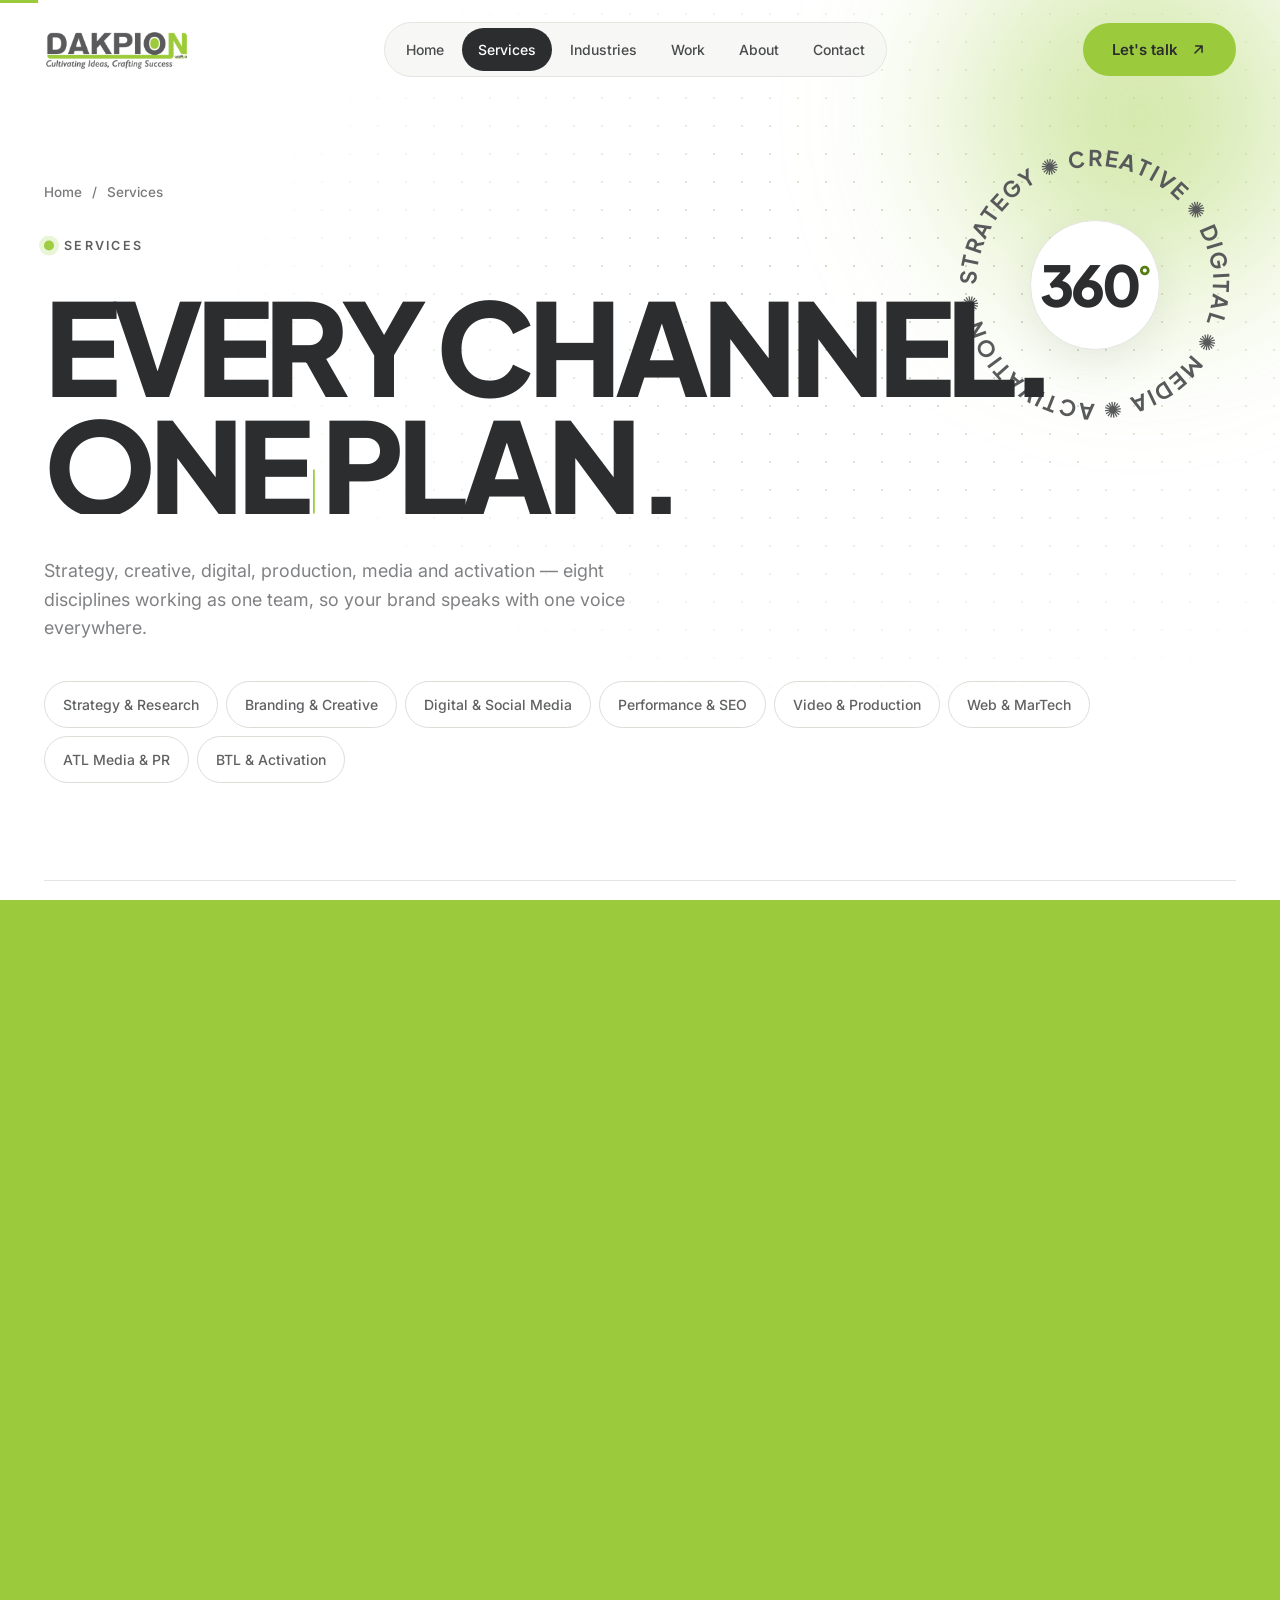
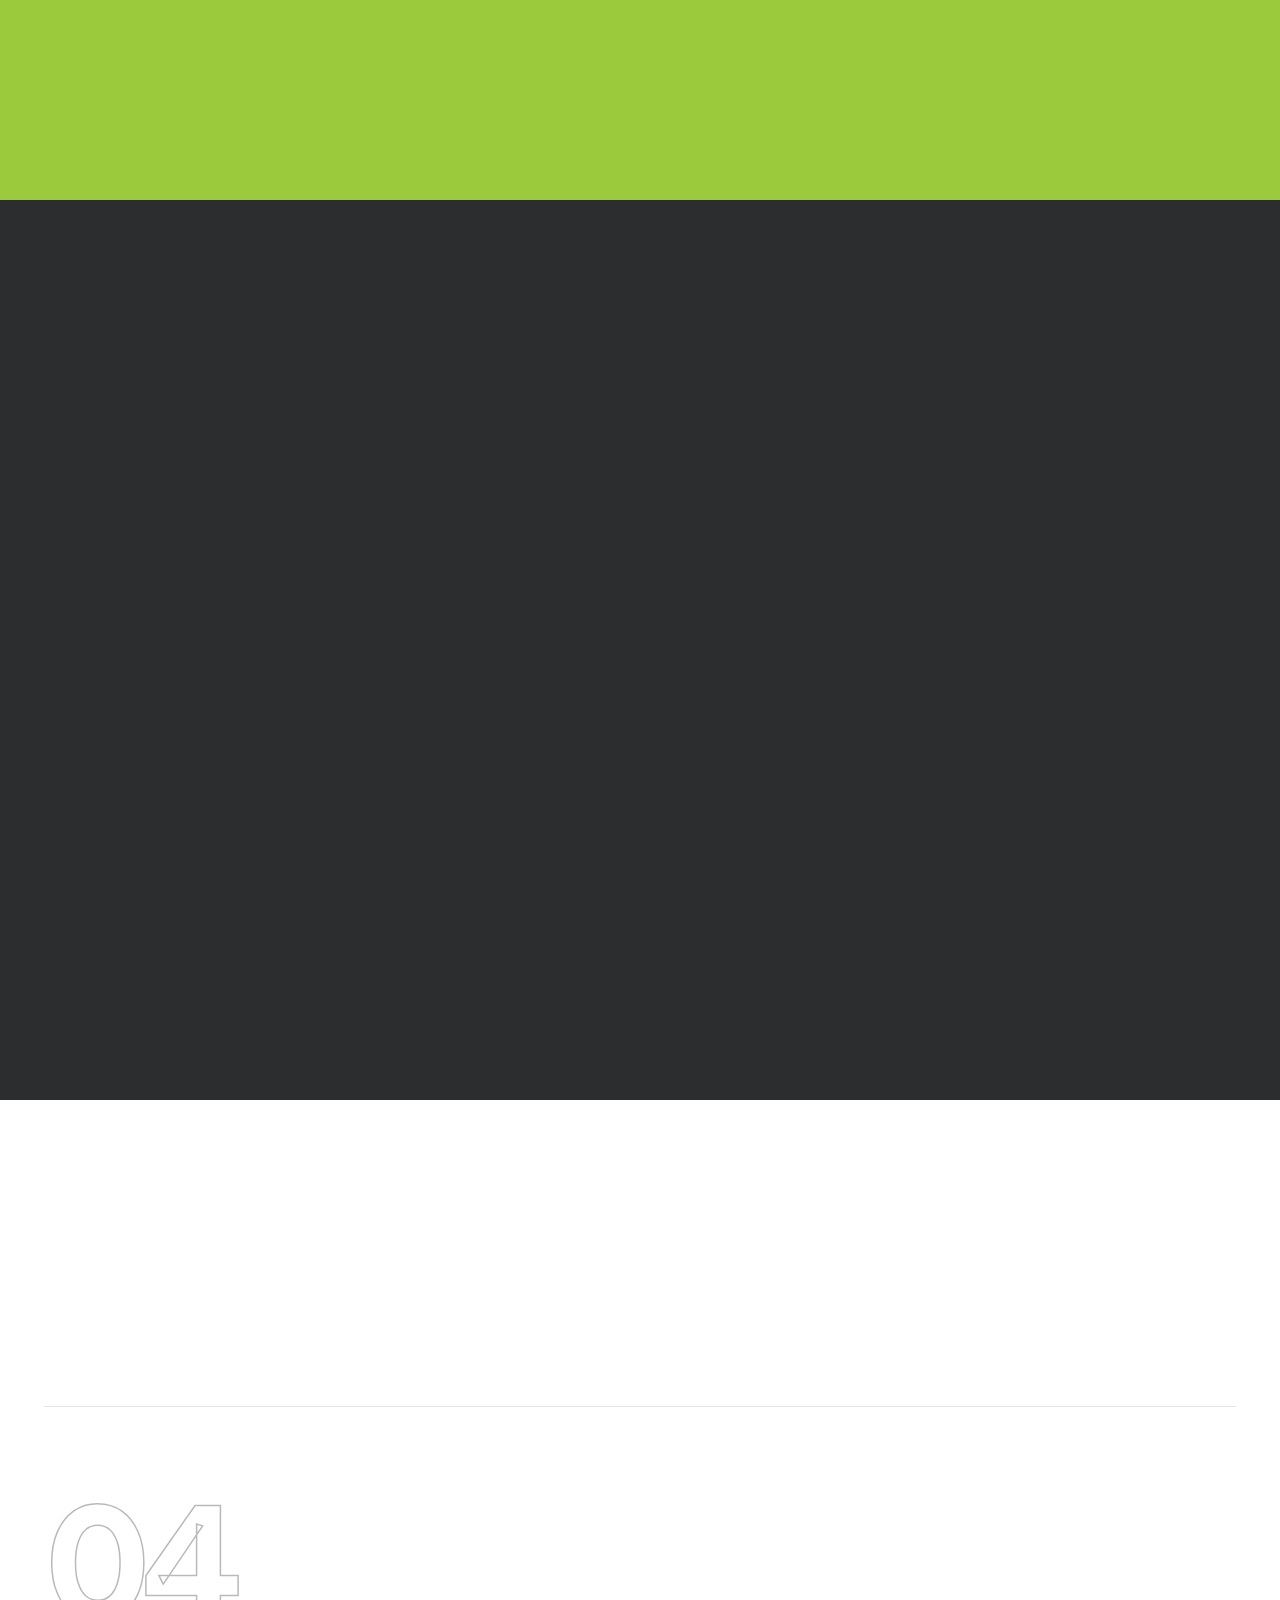
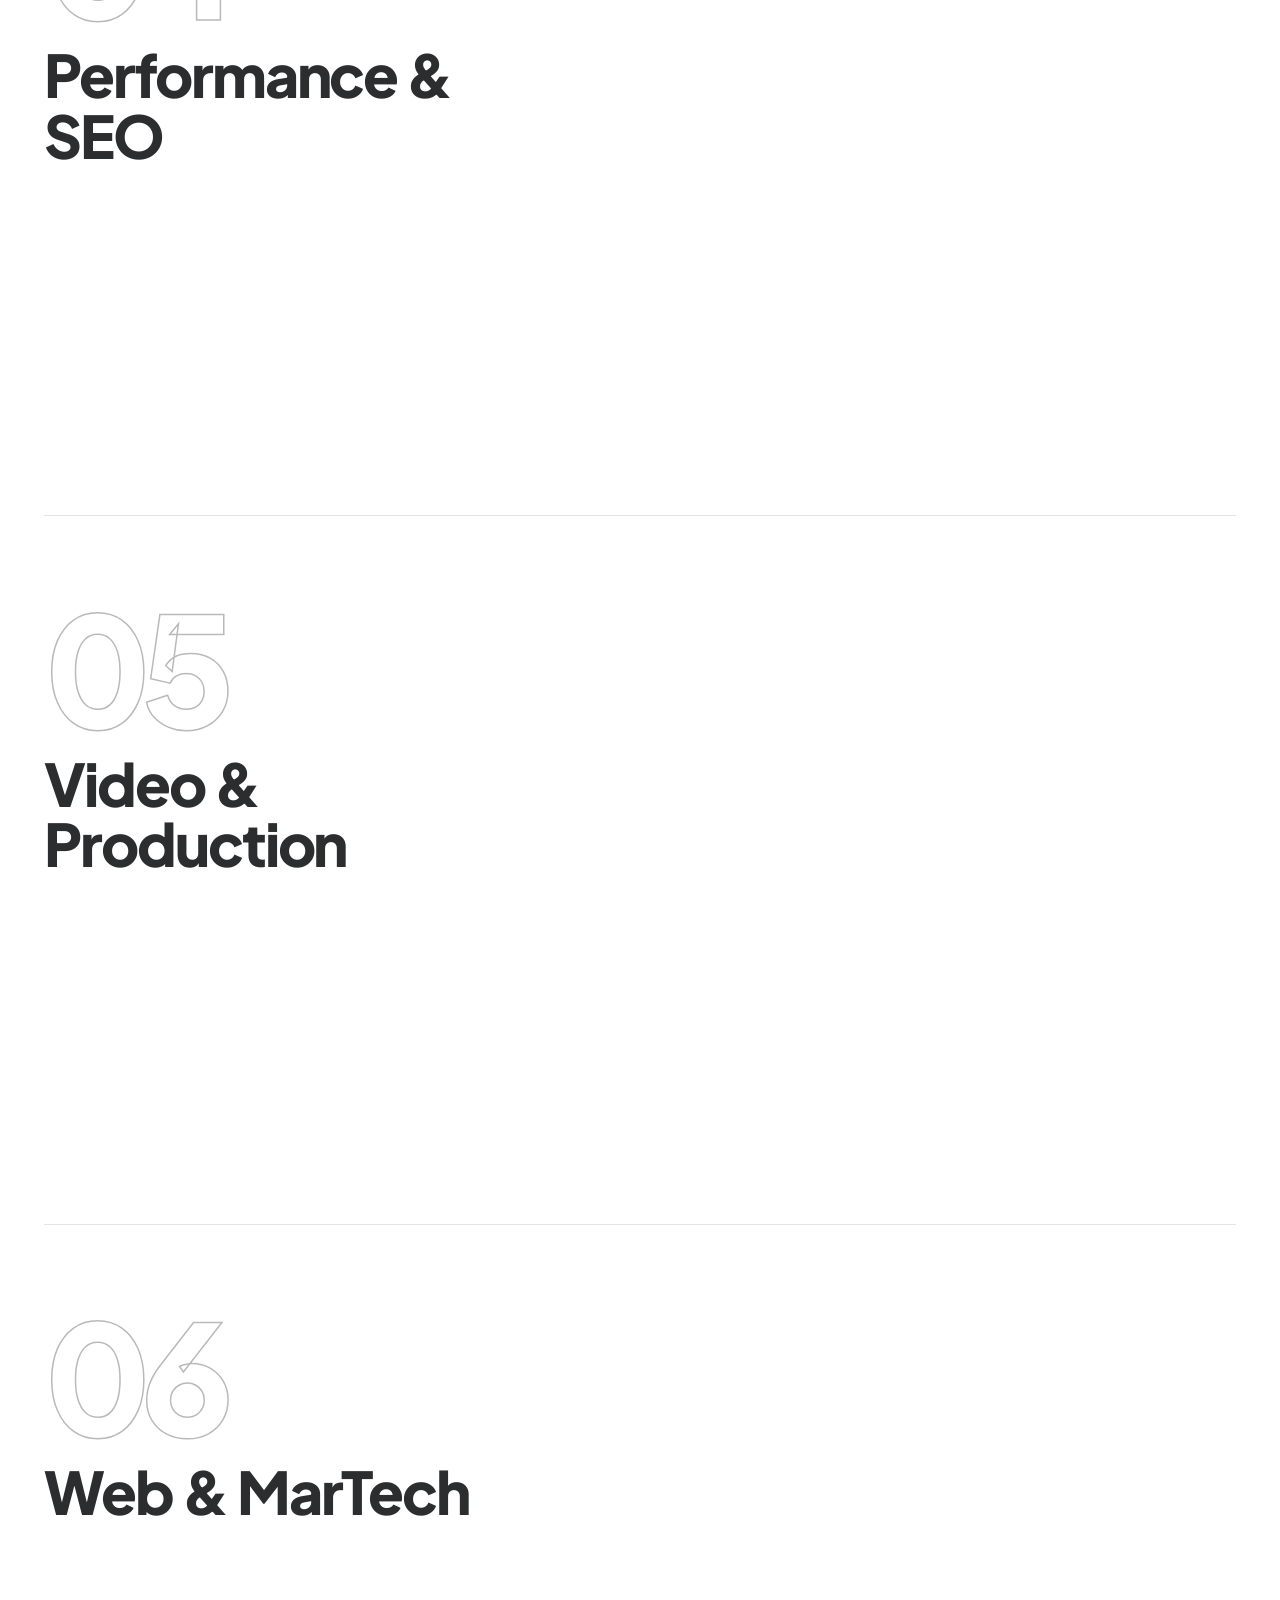
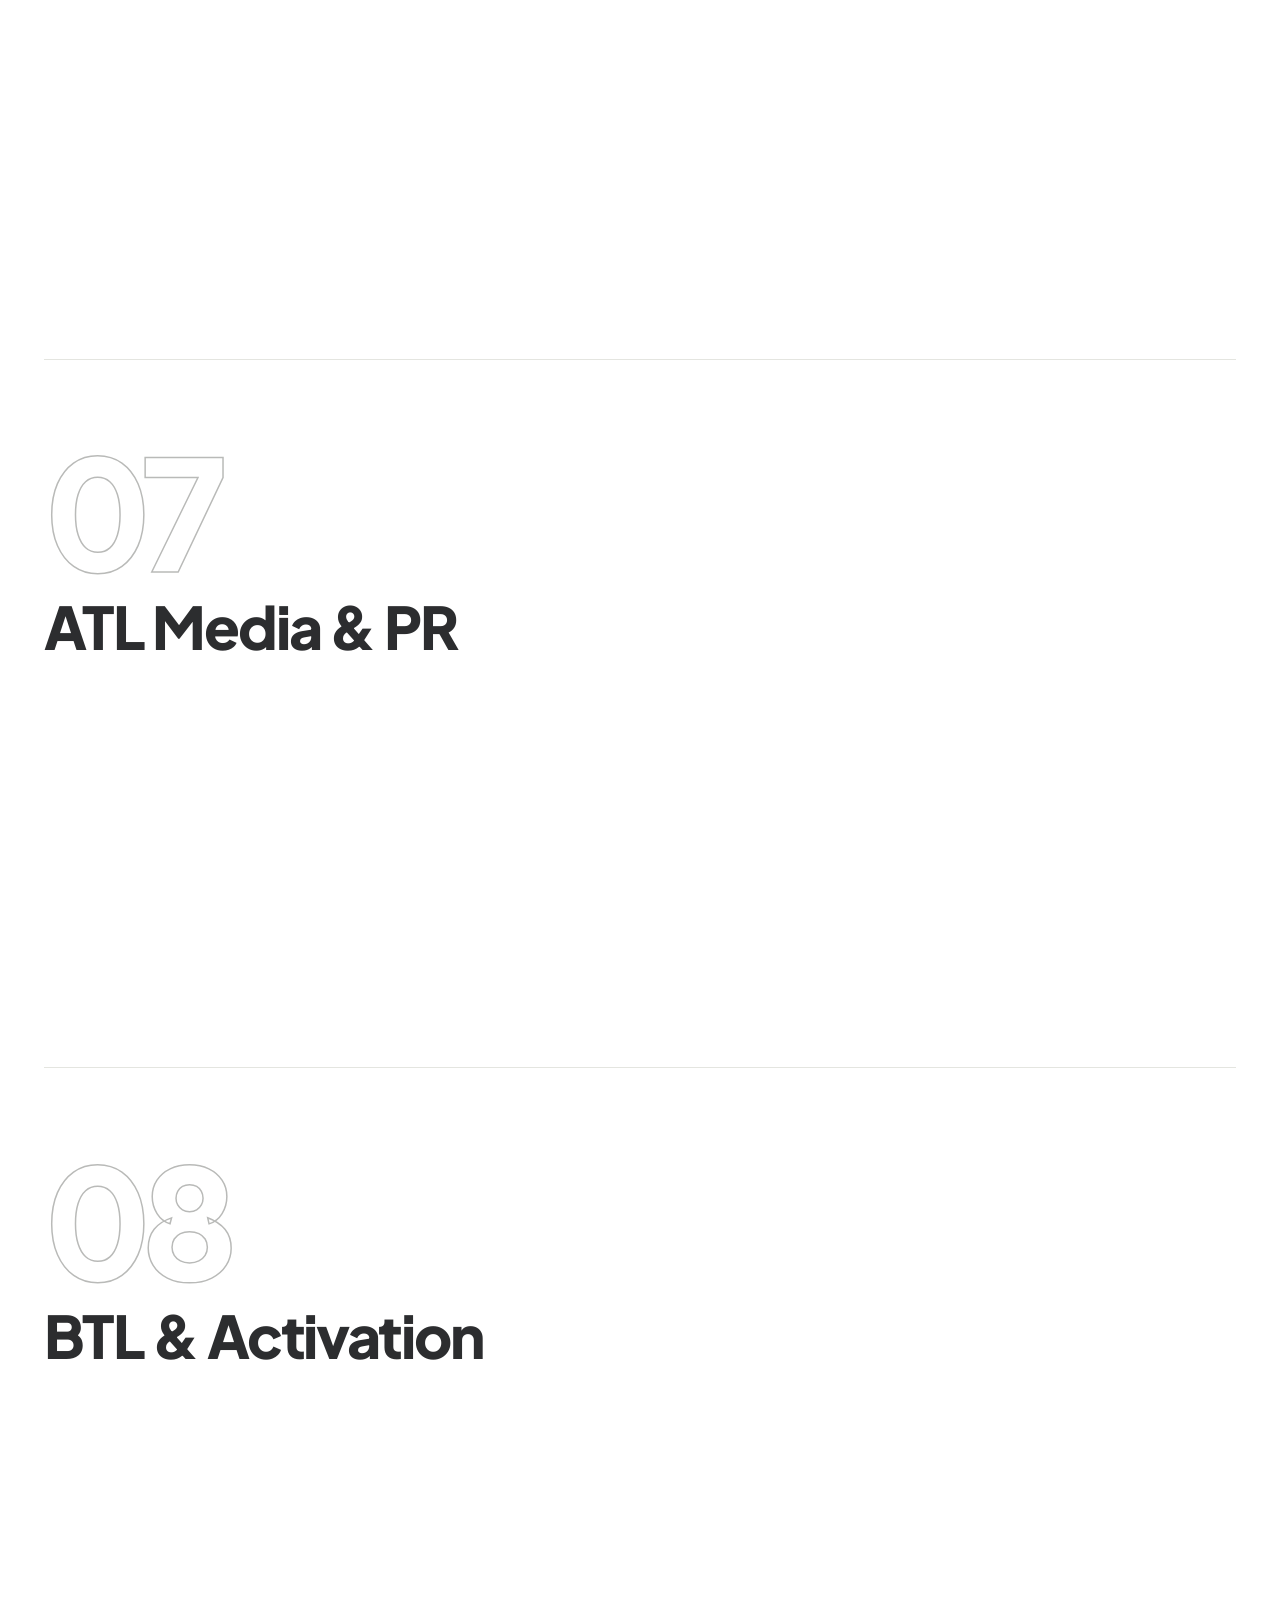
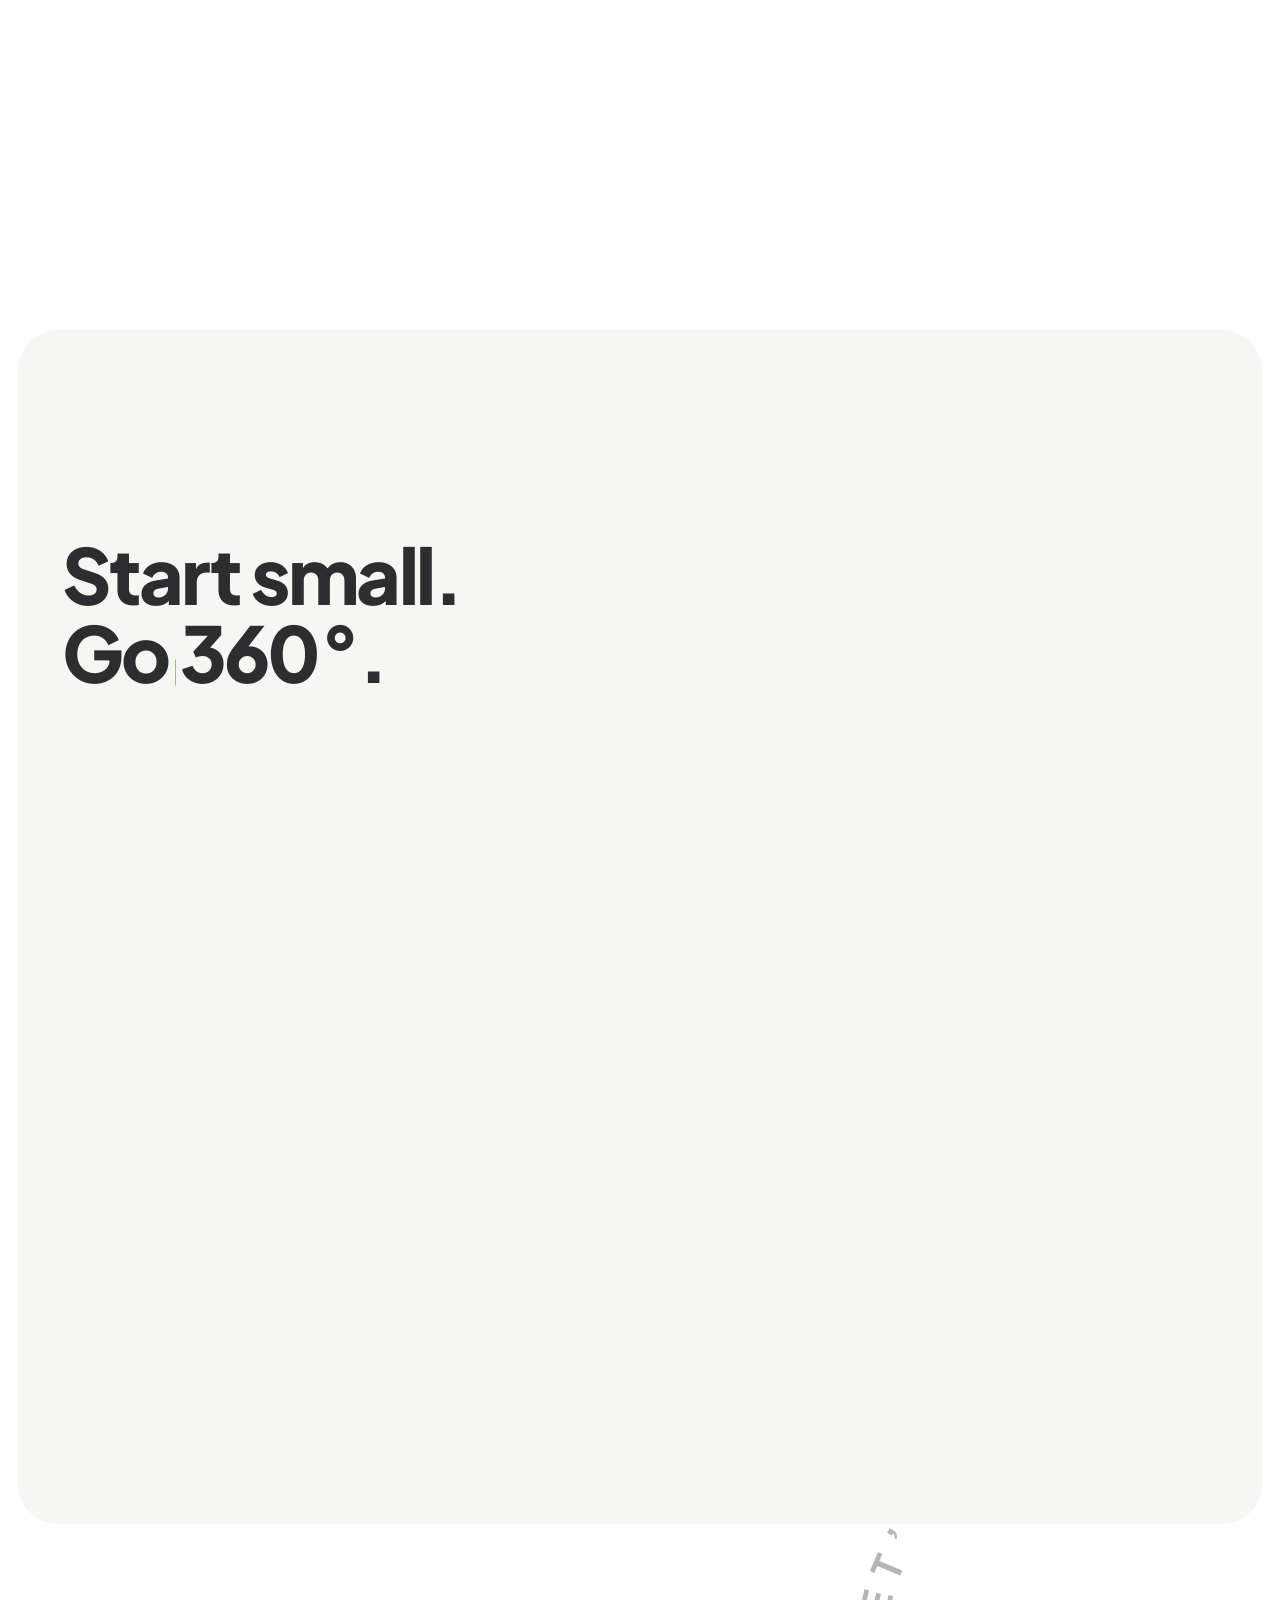
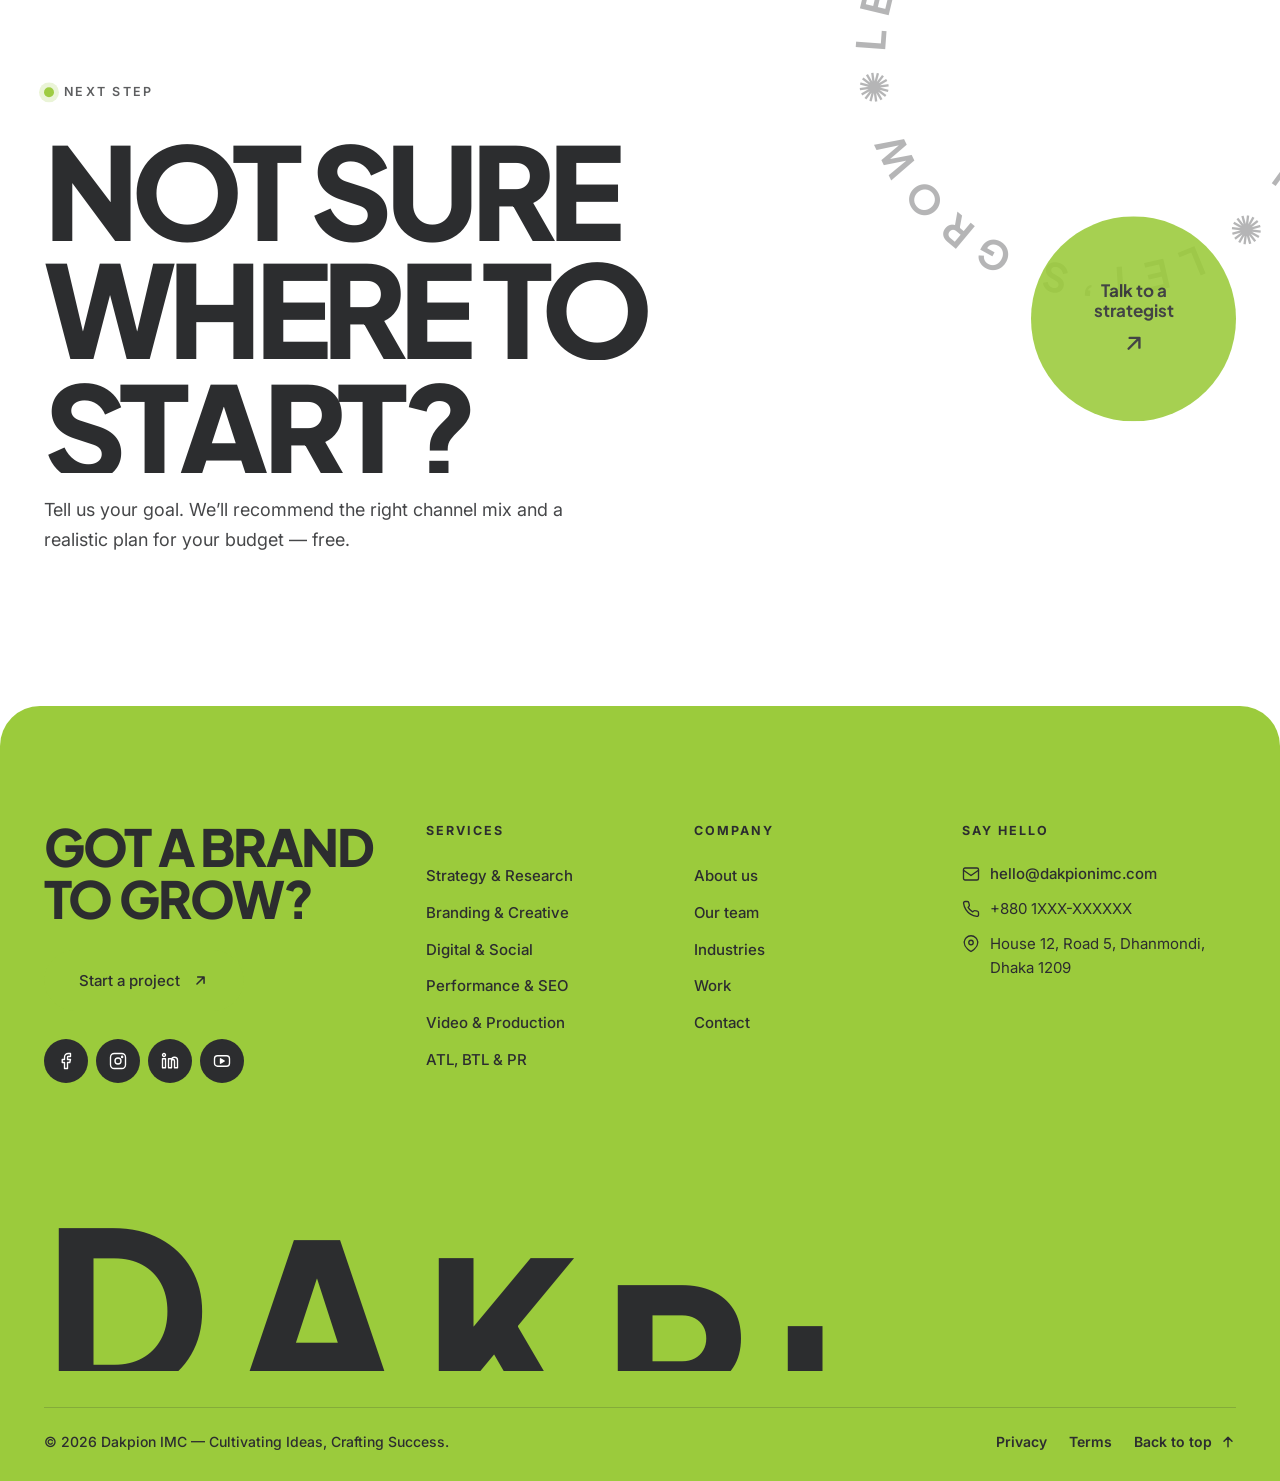
<file: services.html>
<!doctype html>
<html lang="en">
<head>
<meta charset="UTF-8">
<meta name="viewport" content="width=device-width, initial-scale=1.0">
<title>Services — 360° Marketing Solutions | Dakpion IMC</title>
<meta name="description" content="Brand strategy, creative, social media, performance marketing, SEO, video production, web, ATL media, PR and BTL activation — integrated marketing services by Dakpion IMC.">
<meta name="theme-color" content="#9BCB3C">
<meta property="og:title" content="Services — 360° Marketing Solutions | Dakpion IMC">
<meta property="og:description" content="Brand strategy, creative, social media, performance marketing, SEO, video production, web, ATL media, PR and BTL activation — integrated marketing services by Dakpion IMC.">
<meta property="og:type" content="website">
<link rel="icon" href="assets/images/favicon.png">
<link rel="preconnect" href="https://fonts.googleapis.com">
<link rel="preconnect" href="https://fonts.gstatic.com" crossorigin>
<link rel="preload" as="image" href="assets/images/logo-dark.webp">
<link href="https://fonts.googleapis.com/css2?family=Inter:wght@400;500;600;700&family=Plus+Jakarta+Sans:wght@600;700;800&display=swap" rel="stylesheet">
<link rel="stylesheet" href="assets/css/style.css">
<script>
(function(r){r.classList.add('js');try{if(!sessionStorage.getItem('dk-seen')&&!matchMedia('(prefers-reduced-motion: reduce)').matches)r.classList.add('show-loader');if(sessionStorage.getItem('dk-pt'))r.classList.add('pt-enter');}catch(e){}
setTimeout(function(){if(!window.__animReady){r.classList.add('no-anim');r.classList.remove('show-loader','pt-enter');}},3500);})(document.documentElement);
</script>
<script src="assets/js/vendor/gsap.min.js" defer></script>
<script src="assets/js/vendor/ScrollTrigger.min.js" defer></script>
<script src="assets/js/vendor/SplitText.min.js" defer></script>
<script src="assets/js/vendor/lenis.min.js" defer></script>
<script src="assets/js/main.js" defer></script>
</head>
<body data-page="services">
<!-- @header -->
<div class="progress" aria-hidden="true"></div>
<div class="cursor" aria-hidden="true"><span></span></div><div class="cursor-dot" aria-hidden="true"></div>
<div class="loader" aria-hidden="true"><span>Dakpion IMC — 360° Marketing</span><b>0°</b></div>
<div class="pt" aria-hidden="true"></div>
<header class="site-header">
  <div class="container header-inner">
    <a href="index.html" class="brand" aria-label="Dakpion IMC home"><img src="assets/images/logo-dark.webp" width="420" height="116" alt="Dakpion IMC"></a>
    <nav aria-label="Main"><ul class="nav"><li><a href="index.html" data-nav="home" data-text="Home"><span>Home</span></a></li><li><a href="services.html" data-nav="services" data-text="Services"><span>Services</span></a></li><li><a href="industries.html" data-nav="industries" data-text="Industries"><span>Industries</span></a></li><li><a href="portfolio.html" data-nav="work" data-text="Work"><span>Work</span></a></li><li><a href="about.html" data-nav="about" data-text="About"><span>About</span></a></li><li><a href="contact.html" data-nav="contact" data-text="Contact"><span>Contact</span></a></li></ul></nav>
    <div class="header-right">
      <a href="contact.html" class="btn btn--grey" data-magnetic=".2">Let's talk <svg class="icon" aria-hidden="true"><use href="assets/icons/sprite.svg#i-arrow-ur"/></svg></a>
      <button class="menu-btn" aria-expanded="false" aria-controls="menu"><span>Menu</span><i><b></b><b></b></i></button>
    </div>
  </div>
</header>
<div class="menu" id="menu">
  <ul><li><a href="index.html" style="--i:0">Home</a></li><li><a href="services.html" style="--i:1">Services</a></li><li><a href="industries.html" style="--i:2">Industries</a></li><li><a href="portfolio.html" style="--i:3">Work</a></li><li><a href="about.html" style="--i:4">About</a></li><li><a href="contact.html" style="--i:5">Contact</a></li></ul>
  <div class="menu-foot"><a href="mailto:hello@dakpionimc.com">hello@dakpionimc.com</a><span>+880 1XXX-XXXXXX · Dhanmondi, Dhaka</span></div>
</div>
<!-- /@header -->

<main>

<section class="page-hero">
  <div class="hero-bg"><div class="blob blob--1"></div></div>
  <div class="ring" aria-hidden="true">
  <svg viewBox="0 0 200 200"><defs><path id="rp-page" d="M100,100 m-84,0 a84,84 0 1,1 168,0 a84,84 0 1,1 -168,0"/></defs><text><textPath href="#rp-page" textLength="524">Strategy ✺ Creative ✺ Digital ✺ Media ✺ Activation ✺ </textPath></text></svg>
  <div class="ring-core"><b>360<sup>°</sup></b></div>
</div>
  <div class="container">
    <div class="crumbs" data-reveal><a href="index.html">Home</a><span>/</span><span>Services</span></div>
    <div class="label" data-reveal>Services</div>
    <h1 data-split>Every channel.<br>One <span class="hl">plan.</span></h1>
    <p class="lead" data-reveal>Strategy, creative, digital, production, media and activation — eight disciplines working as one team, so your brand speaks with one voice everywhere.</p>
    <div class="jump" data-reveal><a href="#strategy">Strategy &amp; Research</a><a href="#branding">Branding &amp; Creative</a><a href="#digital">Digital &amp; Social Media</a><a href="#performance">Performance &amp; SEO</a><a href="#production">Video &amp; Production</a><a href="#tech">Web &amp; MarTech</a><a href="#atl">ATL Media &amp; PR</a><a href="#btl">BTL &amp; Activation</a></div>
  </div>
</section>

<section class="section" style="padding-top:0">
  <div class="container">
    <div class="srow" id="strategy">
      <div class="srow-l">
        <span class="n">01</span>
        <h2 data-split>Strategy &amp; Research</h2>
        <span class="ic" data-reveal><svg class="icon" aria-hidden="true"><use href="assets/icons/sprite.svg#i-target"/></svg></span>
      </div>
      <div class="srow-r">
        <p class="lead" data-reveal>Every great campaign starts with a sharp insight. We study your market, customers and competitors, then build a positioning and full-funnel plan that tells every channel what to do.</p>
        <ul class="dlist" data-reveal><li>Market &amp; consumer research</li><li>Competitor &amp; category audit</li><li>Brand positioning &amp; messaging</li><li>Audience personas &amp; journeys</li><li>Integrated media planning</li><li>KPI &amp; budget frameworks</li></ul>
        <div class="kpis" data-reveal><div><b>Clarity</b><span>One plan for every channel</span></div><div><b>Focus</b><span>Budget on what works</span></div></div>
        <a href="contact.html" class="btn btn--grey" data-reveal data-magnetic=".2">Discuss strategy <svg class="icon" aria-hidden="true"><use href="assets/icons/sprite.svg#i-arrow-ur"/></svg></a>
      </div>
    </div>
    <div class="srow" id="branding">
      <div class="srow-l">
        <span class="n">02</span>
        <h2 data-split>Branding &amp; Creative</h2>
        <span class="ic" data-reveal><svg class="icon" aria-hidden="true"><use href="assets/icons/sprite.svg#i-brand"/></svg></span>
      </div>
      <div class="srow-r">
        <p class="lead" data-reveal>From naming and logos to packaging and campaign concepts — identities and ideas that look premium, feel consistent and work across every touchpoint.</p>
        <ul class="dlist" data-reveal><li>Logo &amp; visual identity</li><li>Brand guidelines &amp; tone of voice</li><li>Packaging &amp; label design</li><li>Campaign concepts &amp; key visuals</li><li>Copywriting in Bangla &amp; English</li><li>Print, POSM &amp; collateral</li></ul>
        <div class="kpis" data-reveal><div><b>Distinct</b><span>Stand out on every shelf &amp; feed</span></div><div><b>Consistent</b><span>One look, everywhere</span></div></div>
        <a href="contact.html" class="btn btn--grey" data-reveal data-magnetic=".2">Discuss branding <svg class="icon" aria-hidden="true"><use href="assets/icons/sprite.svg#i-arrow-ur"/></svg></a>
      </div>
    </div>
    <div class="srow" id="digital">
      <div class="srow-l">
        <span class="n">03</span>
        <h2 data-split>Digital &amp; Social Media</h2>
        <span class="ic" data-reveal><svg class="icon" aria-hidden="true"><use href="assets/icons/sprite.svg#i-social"/></svg></span>
      </div>
      <div class="srow-r">
        <p class="lead" data-reveal>We plan, create and manage your social presence every day — content calendars, reels, community replies and influencer collaborations that keep your brand in the conversation.</p>
        <ul class="dlist" data-reveal><li>Social strategy &amp; calendars</li><li>Reels, motion &amp; static content</li><li>Community &amp; inbox management</li><li>Influencer &amp; KOL programs</li><li>Social listening &amp; reputation</li><li>Monthly analytics reports</li></ul>
        <div class="kpis" data-reveal><div><b>Daily</b><span>Facebook, Instagram &amp; TikTok</span></div><div><b>Weekly</b><span>YouTube &amp; LinkedIn</span></div></div>
        <a href="contact.html" class="btn btn--grey" data-reveal data-magnetic=".2">Discuss digital <svg class="icon" aria-hidden="true"><use href="assets/icons/sprite.svg#i-arrow-ur"/></svg></a>
      </div>
    </div>
    <div class="srow" id="performance">
      <div class="srow-l">
        <span class="n">04</span>
        <h2 data-split>Performance &amp; SEO</h2>
        <span class="ic" data-reveal><svg class="icon" aria-hidden="true"><use href="assets/icons/sprite.svg#i-ads"/></svg></span>
      </div>
      <div class="srow-r">
        <p class="lead" data-reveal>Data-driven campaigns on Meta, Google, YouTube and TikTok, plus SEO that compounds over time. We optimise against the numbers that matter — leads, sales and cost per acquisition.</p>
        <ul class="dlist" data-reveal><li>Meta, Google &amp; TikTok ads</li><li>Lead generation funnels</li><li>Search engine optimisation</li><li>Landing pages &amp; CRO</li><li>Pixel, GA4 &amp; conversion tracking</li><li>Remarketing &amp; retention</li></ul>
        <div class="kpis" data-reveal><div><b>3.4x</b><span>Average ROAS*</span></div><div><b>−38%</b><span>Cost per lead*</span></div></div>
        <a href="contact.html" class="btn btn--grey" data-reveal data-magnetic=".2">Discuss performance <svg class="icon" aria-hidden="true"><use href="assets/icons/sprite.svg#i-arrow-ur"/></svg></a>
      </div>
    </div>
    <div class="srow" id="production">
      <div class="srow-l">
        <span class="n">05</span>
        <h2 data-split>Video &amp; Production</h2>
        <span class="ic" data-reveal><svg class="icon" aria-hidden="true"><use href="assets/icons/sprite.svg#i-video"/></svg></span>
      </div>
      <div class="srow-r">
        <p class="lead" data-reveal>Our in-house production team handles concept, script, shoot and post — from 15-second reels to full TVCs, product photography, 3D animation and architectural CGI.</p>
        <ul class="dlist" data-reveal><li>TVC &amp; OVC production</li><li>Reels &amp; short-form video</li><li>Corporate &amp; brand films</li><li>Product &amp; lifestyle photography</li><li>3D animation &amp; CGI</li><li>Motion graphics &amp; explainers</li></ul>
        <div class="kpis" data-reveal><div><b>In-house</b><span>Script → shoot → edit</span></div><div><b>Every format</b><span>16:9 · 9:16 · 1:1</span></div></div>
        <a href="contact.html" class="btn btn--grey" data-reveal data-magnetic=".2">Discuss video <svg class="icon" aria-hidden="true"><use href="assets/icons/sprite.svg#i-arrow-ur"/></svg></a>
      </div>
    </div>
    <div class="srow" id="tech">
      <div class="srow-l">
        <span class="n">06</span>
        <h2 data-split>Web &amp; MarTech</h2>
        <span class="ic" data-reveal><svg class="icon" aria-hidden="true"><use href="assets/icons/sprite.svg#i-web"/></svg></span>
      </div>
      <div class="srow-r">
        <p class="lead" data-reveal>Fast, mobile-first websites, landing pages and online stores — connected to the CRM, automation and analytics you need to turn traffic into revenue.</p>
        <ul class="dlist" data-reveal><li>Corporate &amp; brand websites</li><li>E-commerce stores</li><li>Landing pages &amp; microsites</li><li>CRM &amp; lead management</li><li>Email, SMS &amp; WhatsApp automation</li><li>Dashboards &amp; reporting</li></ul>
        <div class="kpis" data-reveal><div><b>&lt; 2s</b><span>Page load target</span></div><div><b>100%</b><span>Mobile-first builds</span></div></div>
        <a href="contact.html" class="btn btn--grey" data-reveal data-magnetic=".2">Discuss web <svg class="icon" aria-hidden="true"><use href="assets/icons/sprite.svg#i-arrow-ur"/></svg></a>
      </div>
    </div>
    <div class="srow" id="atl">
      <div class="srow-l">
        <span class="n">07</span>
        <h2 data-split>ATL Media &amp; PR</h2>
        <span class="ic" data-reveal><svg class="icon" aria-hidden="true"><use href="assets/icons/sprite.svg#i-tv"/></svg></span>
      </div>
      <div class="srow-r">
        <p class="lead" data-reveal>We plan and buy TV, radio, newspaper and outdoor media at the right rates, and run press relations that give your brand authority and earned coverage.</p>
        <ul class="dlist" data-reveal><li>TV &amp; radio planning and buying</li><li>Newspaper &amp; magazine ads</li><li>Billboards &amp; OOH</li><li>Press releases &amp; media relations</li><li>Crisis &amp; reputation management</li><li>Post-campaign reach reports</li></ul>
        <div class="kpis" data-reveal><div><b>National</b><span>TV &amp; radio reach</span></div><div><b>City-wide</b><span>OOH networks</span></div></div>
        <a href="contact.html" class="btn btn--grey" data-reveal data-magnetic=".2">Discuss atl media <svg class="icon" aria-hidden="true"><use href="assets/icons/sprite.svg#i-arrow-ur"/></svg></a>
      </div>
    </div>
    <div class="srow" id="btl">
      <div class="srow-l">
        <span class="n">08</span>
        <h2 data-split>BTL &amp; Activation</h2>
        <span class="ic" data-reveal><svg class="icon" aria-hidden="true"><use href="assets/icons/sprite.svg#i-flag"/></svg></span>
      </div>
      <div class="srow-r">
        <p class="lead" data-reveal>Launch events, road shows, sampling, in-store branding and trade programs — executed on the ground with trained teams and reported with real-time data.</p>
        <ul class="dlist" data-reveal><li>Product launches &amp; events</li><li>Sampling &amp; road shows</li><li>Retail &amp; in-store branding</li><li>Trade &amp; channel programs</li><li>Exhibitions &amp; stalls</li><li>Corporate events &amp; conferences</li></ul>
        <div class="kpis" data-reveal><div><b>Nationwide</b><span>Activation teams</span></div><div><b>Real-time</b><span>Field reporting</span></div></div>
        <a href="contact.html" class="btn btn--grey" data-reveal data-magnetic=".2">Discuss btl <svg class="icon" aria-hidden="true"><use href="assets/icons/sprite.svg#i-arrow-ur"/></svg></a>
      </div>
    </div>
  </div>
</section>

<section class="section section--paper round" id="packages" style="margin:0 clamp(8px,1.4vw,20px)">
  <div class="container">
    <div class="head">
      <div><div class="label" data-reveal>Engagement models</div><h2 data-split>Start small.<br>Go <span class="hl">360°.</span></h2></div>
      <p class="lead" data-reveal>Every package is tailored after a free discovery call — these are the most common ways brands start with us.</p>
    </div>
    <div class="pkg-grid">
      <div class="pkg" data-reveal><h3>Digital Growth</h3><p>An always-on digital presence that performs.</p><div class="price">Monthly retainer</div><ul><li><svg class="icon" aria-hidden="true"><use href="assets/icons/sprite.svg#i-check"/></svg>Social media management</li><li><svg class="icon" aria-hidden="true"><use href="assets/icons/sprite.svg#i-check"/></svg>Monthly content &amp; reels</li><li><svg class="icon" aria-hidden="true"><use href="assets/icons/sprite.svg#i-check"/></svg>Meta &amp; Google ads</li><li><svg class="icon" aria-hidden="true"><use href="assets/icons/sprite.svg#i-check"/></svg>Monthly performance report</li></ul><a href="contact.html" class="btn btn--line">Get a quote <svg class="icon" aria-hidden="true"><use href="assets/icons/sprite.svg#i-arrow-ur"/></svg></a></div>
      <div class="pkg pkg--hot" data-reveal><span class="badge">Most popular</span><h3>360° Brand Partner</h3><p>Your full marketing department — strategy to activation.</p><div class="price">Annual partnership</div><ul><li><svg class="icon" aria-hidden="true"><use href="assets/icons/sprite.svg#i-check"/></svg>Dedicated strategy &amp; account team</li><li><svg class="icon" aria-hidden="true"><use href="assets/icons/sprite.svg#i-check"/></svg>Branding, creative &amp; production</li><li><svg class="icon" aria-hidden="true"><use href="assets/icons/sprite.svg#i-check"/></svg>Digital, performance &amp; SEO</li><li><svg class="icon" aria-hidden="true"><use href="assets/icons/sprite.svg#i-check"/></svg>ATL media buying &amp; PR</li><li><svg class="icon" aria-hidden="true"><use href="assets/icons/sprite.svg#i-check"/></svg>BTL activations &amp; events</li><li><svg class="icon" aria-hidden="true"><use href="assets/icons/sprite.svg#i-check"/></svg>Quarterly business reviews</li></ul><a href="contact.html" class="btn btn--grey">Book discovery call <svg class="icon" aria-hidden="true"><use href="assets/icons/sprite.svg#i-arrow-ur"/></svg></a></div>
      <div class="pkg" data-reveal><h3>Campaign Launch</h3><p>For a launch, rebrand or seasonal push.</p><div class="price">Project based</div><ul><li><svg class="icon" aria-hidden="true"><use href="assets/icons/sprite.svg#i-check"/></svg>Campaign strategy &amp; big idea</li><li><svg class="icon" aria-hidden="true"><use href="assets/icons/sprite.svg#i-check"/></svg>Key visual &amp; TVC / OVC</li><li><svg class="icon" aria-hidden="true"><use href="assets/icons/sprite.svg#i-check"/></svg>Integrated media plan</li><li><svg class="icon" aria-hidden="true"><use href="assets/icons/sprite.svg#i-check"/></svg>Launch event or activation</li></ul><a href="contact.html" class="btn btn--line">Plan a launch <svg class="icon" aria-hidden="true"><use href="assets/icons/sprite.svg#i-arrow-ur"/></svg></a></div>
    </div>
  </div>
</section>

<section class="section cta">
  <div class="ring" aria-hidden="true">
  <svg viewBox="0 0 200 200"><defs><path id="rp-cta" d="M100,100 m-84,0 a84,84 0 1,1 168,0 a84,84 0 1,1 -168,0"/></defs><text><textPath href="#rp-cta" textLength="524">Let’s talk ✺ Let’s create ✺ Let’s grow ✺ </textPath></text></svg>
  
</div>
  <div class="container cta-inner">
    <div>
      <div class="label" data-reveal>Next step</div>
      <h2 data-split>Not sure<br>where to <span class="hl">start?</span></h2>
      <p data-reveal>Tell us your goal. We’ll recommend the right channel mix and a realistic plan for your budget — free.</p>
    </div>
    <a href="contact.html" class="btn-orb" data-magnetic=".45" data-reveal><span>Talk to a<br>strategist<svg class="icon" aria-hidden="true"><use href="assets/icons/sprite.svg#i-arrow-ur"/></svg></span></a>
  </div>
</section>


</main>

<!-- @footer -->
<footer class="site-footer">
  <div class="container">
    <div class="f-top">
      <div>
        <h2>Got a brand<br>to grow?</h2>
        <a href="contact.html" class="btn btn--grey btn--lg" data-magnetic=".25">Start a project <svg class="icon" aria-hidden="true"><use href="assets/icons/sprite.svg#i-arrow-ur"/></svg></a>
        <div class="social">
          <a href="#" aria-label="Facebook"><svg class="icon" aria-hidden="true"><use href="assets/icons/sprite.svg#i-fb"/></svg></a>
          <a href="#" aria-label="Instagram"><svg class="icon" aria-hidden="true"><use href="assets/icons/sprite.svg#i-ig"/></svg></a>
          <a href="#" aria-label="LinkedIn"><svg class="icon" aria-hidden="true"><use href="assets/icons/sprite.svg#i-in"/></svg></a>
          <a href="#" aria-label="YouTube"><svg class="icon" aria-hidden="true"><use href="assets/icons/sprite.svg#i-yt"/></svg></a>
        </div>
      </div>
      <div>
        <h5>Services</h5>
        <ul>
          <li><a class="link" href="services.html#strategy">Strategy &amp; Research</a></li>
          <li><a class="link" href="services.html#branding">Branding &amp; Creative</a></li>
          <li><a class="link" href="services.html#digital">Digital &amp; Social</a></li>
          <li><a class="link" href="services.html#performance">Performance &amp; SEO</a></li>
          <li><a class="link" href="services.html#production">Video &amp; Production</a></li>
          <li><a class="link" href="services.html#atl">ATL, BTL &amp; PR</a></li>
        </ul>
      </div>
      <div>
        <h5>Company</h5>
        <ul>
          <li><a class="link" href="about.html">About us</a></li>
          <li><a class="link" href="about.html#team">Our team</a></li>
          <li><a class="link" href="industries.html">Industries</a></li>
          <li><a class="link" href="portfolio.html">Work</a></li>
          <li><a class="link" href="contact.html">Contact</a></li>
        </ul>
      </div>
      <div>
        <h5>Say hello</h5>
        <ul class="f-contact">
          <li><svg class="icon" aria-hidden="true"><use href="assets/icons/sprite.svg#i-mail"/></svg><a class="link" href="mailto:hello@dakpionimc.com">hello@dakpionimc.com</a></li>
          <li><svg class="icon" aria-hidden="true"><use href="assets/icons/sprite.svg#i-phone"/></svg><span>+880 1XXX-XXXXXX</span></li>
          <li><svg class="icon" aria-hidden="true"><use href="assets/icons/sprite.svg#i-pin"/></svg><span>House 12, Road 5, Dhanmondi, Dhaka 1209</span></li>
        </ul>
      </div>
    </div>
    <div class="f-word" aria-hidden="true"><span>D</span><span>A</span><span>K</span><span>P</span><span>I</span><span>O</span><span>N</span></div>
    <div class="f-bottom">
      <span>&copy; <span id="year">2026</span> Dakpion IMC — Cultivating Ideas, Crafting Success.</span>
      <div class="links"><a class="link" href="#">Privacy</a><a class="link" href="#">Terms</a><a href="#" class="to-top">Back to top <svg class="icon" aria-hidden="true"><use href="assets/icons/sprite.svg#i-arrow"/></svg></a></div>
    </div>
  </div>
</footer>
<!-- /@footer -->

</body>
</html>
</file>
<file: assets/css/style.css>
/* =====================================================
   DAKPION IMC — 360° Marketing Solutions · v4
   Light theme built only on the two logo colours:
   Graphite #58595B  ·  Lime #9BCB3C
   Fonts: Syne (display) · Inter (text)
   ===================================================== */

:root {
  /* Lime family */
  --lime:       #9BCB3C;
  --lime-hi:    #B4DD62;
  --lime-soft:  #EAF4D6;
  --lime-wash:  #F4F9EA;
  --lime-deep:  #557D12;   /* lime for text on white (AA) */

  /* Graphite family */
  --g-900: #2C2D2F;        /* headings */
  --g-800: #3A3B3D;
  --g-700: #4A4B4D;        /* body text */
  --g:     #58595B;        /* logo grey */
  --g-500: #76777A;        /* muted */
  --g-300: #B9BAB8;
  --line:  #E4E5E0;
  --line-2:#D6D8D1;

  /* Surfaces */
  --white: #FFFFFF;
  --paper: #F6F7F3;
  --paper-2:#EDEFE8;

  --shadow-sm: 0 2px 10px rgba(44,45,47,.05);
  --shadow-md: 0 14px 40px rgba(44,45,47,.08);
  --shadow-lg: 0 30px 80px rgba(44,45,47,.14);

  --r-md: 18px;
  --r-lg: 28px;
  --r-xl: 40px;
  --r-full: 999px;

  --ff-d: 'Plus Jakarta Sans', 'Inter', system-ui, sans-serif;
  --ff: 'Inter', system-ui, -apple-system, 'Segoe UI', sans-serif;

  --max-w: 1320px;
  --gutter: clamp(18px, 4vw, 44px);
  --ease: cubic-bezier(.22,1,.36,1);
  --ease-io: cubic-bezier(.76,0,.24,1);
}

/* ── Reset ───────────────────────────────────────── */
*,*::before,*::after { box-sizing:border-box; }
html { -webkit-text-size-adjust:100%; }
html.lenis, html.lenis body { height:auto; }
.lenis.lenis-smooth { scroll-behavior:auto !important; }
body {
  margin:0; font-family:var(--ff); font-size:16px; line-height:1.65;
  color:var(--g-700); background:var(--white);
  -webkit-font-smoothing:antialiased; overflow-x:hidden;
}
main { overflow-x:clip; }
img, svg { display:block; max-width:100%; }
a { color:inherit; text-decoration:none; }
ul { list-style:none; margin:0; padding:0; }
button, input, textarea, select { font:inherit; color:inherit; }
button { cursor:pointer; background:none; border:0; padding:0; }
h1,h2,h3,h4 { font-family:var(--ff-d); color:var(--g-900); margin:0 0 .45em; font-weight:700; line-height:1; letter-spacing:-.035em; }
h2 { font-size:clamp(38px, 6vw, 92px); font-weight:800; }
h3 { font-size:clamp(22px, 2.2vw, 30px); letter-spacing:-.02em; line-height:1.1; }
h4 { font-size:19px; letter-spacing:-.01em; line-height:1.2; }
p { margin:0 0 1em; }
::selection { background:var(--lime); color:var(--g-900); }
:focus-visible { outline:2.5px solid var(--lime-deep); outline-offset:3px; border-radius:8px; }
.icon { width:22px; height:22px; flex:none; }
.sr-only { position:absolute; width:1px; height:1px; overflow:hidden; clip:rect(0 0 0 0); white-space:nowrap; }

/* Accent treatments */
.hl { position:relative; display:inline-block; z-index:0; }
.hl::after {
  content:''; position:absolute; left:-.06em; right:-.06em; bottom:.06em; height:.34em;
  background:var(--lime); z-index:-1; border-radius:.08em;
  transform-origin:left; transform:scaleX(var(--hl, 1));
}
.stroke { color:transparent; -webkit-text-stroke:1.5px var(--g-900); }
.lime-text { color:var(--lime-deep); }

/* ── Layout ──────────────────────────────────────── */
.container { max-width:var(--max-w); margin:0 auto; padding:0 var(--gutter); }
.section { padding:clamp(88px, 12vw, 170px) 0; position:relative; }
.section--paper { background:var(--paper); }
.section--lime { background:var(--lime); color:var(--g-900); }
.section--lime p { color:var(--g-800); }
.round-top { border-radius:var(--r-xl) var(--r-xl) 0 0; }
.round { border-radius:var(--r-xl); }

.label {
  display:inline-flex; align-items:center; gap:10px;
  font-size:12.5px; font-weight:600; letter-spacing:.18em; text-transform:uppercase;
  color:var(--g); margin-bottom:26px;
}
.label::before { content:''; width:10px; height:10px; border-radius:50%; background:var(--lime); box-shadow:0 0 0 5px var(--lime-soft); }
.section--lime .label { color:var(--g-900); }
.section--lime .hl::after { background:#fff; }
.section--lime .label::before { background:var(--g-900); box-shadow:0 0 0 5px rgba(44,45,47,.12); }
.lead { font-size:clamp(17px, 1.4vw, 20px); color:var(--g-500); max-width:620px; line-height:1.6; }

.head { display:flex; justify-content:space-between; align-items:flex-end; gap:24px 48px; flex-wrap:wrap; margin-bottom:clamp(44px, 6vw, 80px); }
.head > div { max-width:860px; }
.head h2 { margin:0; }
.head .lead { margin:0; }

/* ── Buttons ─────────────────────────────────────── */
.btn {
  position:relative; display:inline-flex; align-items:center; justify-content:center; gap:12px;
  padding:17px 28px; border-radius:var(--r-full); overflow:hidden; isolation:isolate;
  font-weight:600; font-size:15px; line-height:1; white-space:nowrap;
  border:1.5px solid transparent; transition:color .45s var(--ease), border-color .3s;
}
.btn::before {
  content:''; position:absolute; inset:0; z-index:-1; border-radius:inherit;
  transform:translateY(101%); transition:transform .5s var(--ease);
}
.btn:hover::before { transform:none; }
.btn .icon { width:17px; height:17px; transition:transform .45s var(--ease); }
.btn:hover .icon { transform:rotate(-45deg); }
.btn--lime { background:var(--lime); color:var(--g-900); }
.btn--lime::before { background:var(--g-900); }
.btn--lime:hover { color:#fff; }
.btn--grey { background:var(--lime); color:var(--g-900); }
.btn--grey::before { background:var(--g-900); }
.btn--grey:hover { color:#fff; }
.btn--line { border-color:var(--lime); color:var(--g-900); background:transparent; }
.btn--line::before { background:var(--lime); }
.btn--line:hover { color:var(--g-900); border-color:var(--lime); }
.btn--lg { padding:21px 34px; font-size:16px; }

.link { display:inline-flex; align-items:center; gap:8px; font-weight:600; color:var(--g-900); position:relative; }
.link::after { content:''; position:absolute; left:0; right:0; bottom:-3px; height:1.5px; background:currentColor; transform-origin:right; transform:scaleX(0); transition:transform .5s var(--ease); }
.link:hover::after { transform-origin:left; transform:scaleX(1); }
.link .icon { width:16px; height:16px; }

.btn-orb {
  position:relative; display:grid; place-items:center; text-align:center;
  width:clamp(150px, 16vw, 210px); aspect-ratio:1; border-radius:50%;
  background:var(--lime); color:var(--g-900); font-family:var(--ff-d); font-weight:700; font-size:17px; line-height:1.15;
  transition:background .4s, color .4s;
}
.btn-orb:hover { background:var(--g-900); color:#fff; }
.btn-orb > span { display:block; }
.btn-orb .icon { width:26px; height:26px; margin:10px auto 0; }

.tag { display:inline-flex; padding:7px 14px; border-radius:var(--r-full); border:1px solid var(--line-2); font-size:13px; font-weight:500; color:var(--g-700); background:var(--white); }
.tags { display:flex; flex-wrap:wrap; gap:8px; }

/* ── Chrome: progress, cursor, loader, transition ─ */
.progress { position:fixed; top:0; left:0; right:0; height:3px; background:var(--lime); transform-origin:left; transform:scaleX(0); z-index:200; pointer-events:none; }

.cursor, .cursor-dot { position:fixed; top:0; left:0; pointer-events:none; z-index:300; border-radius:50%; opacity:0; }
.cursor {
  width:44px; height:44px; margin:-22px 0 0 -22px; border:1.5px solid var(--g);
  display:grid; place-items:center; transition:width .35s var(--ease), height .35s var(--ease), margin .35s var(--ease), background .35s, border-color .35s, opacity .3s;
}
.cursor span { font-size:12.5px; font-weight:700; color:var(--g-900); opacity:0; transition:opacity .2s; letter-spacing:.02em; }
.cursor-dot { width:6px; height:6px; margin:-3px 0 0 -3px; background:var(--g-900); }
.cursor.is-hover { width:64px; height:64px; margin:-32px 0 0 -32px; border-color:var(--lime); background:rgba(155,203,60,.18); }
.cursor.is-label { width:96px; height:96px; margin:-48px 0 0 -48px; background:var(--lime); border-color:var(--lime); }
.cursor.is-label span { opacity:1; }
.has-cursor .cursor, .has-cursor .cursor-dot { opacity:1; }

.loader { position:fixed; inset:0; z-index:400; background:var(--lime); display:none; align-items:flex-end; justify-content:space-between; padding:var(--gutter); }
.show-loader .loader { display:flex; }
.loader b { font-family:var(--ff-d); font-weight:800; font-size:clamp(90px, 22vw, 320px); line-height:.8; letter-spacing:-.06em; color:var(--g-900); }
.loader span { font-family:var(--ff-d); font-weight:700; font-size:18px; color:var(--g-900); }

.pt { position:fixed; inset:0; z-index:350; background:var(--lime); transform:translateY(100%); pointer-events:none; }
.pt::after { content:''; position:absolute; inset:0; background:var(--g-900); transform:translateY(100%); transition:inherit; }
.pt-enter .pt { transform:none; }

/* ── Header ──────────────────────────────────────── */
.site-header { position:fixed; top:0; left:0; right:0; z-index:100; padding:22px 0; transition:transform .6s var(--ease), padding .4s var(--ease), background .4s, box-shadow .4s; }
.site-header.is-scrolled { padding:12px 0; background:rgba(255,255,255,.86); backdrop-filter:saturate(1.6) blur(16px); -webkit-backdrop-filter:saturate(1.6) blur(16px); box-shadow:0 1px 0 var(--line); }
.site-header.is-hidden { transform:translateY(-110%); }
.header-inner { display:flex; align-items:center; justify-content:space-between; gap:20px; }
.brand img { height:40px; width:auto; }
.nav { display:flex; gap:2px; padding:5px; border-radius:var(--r-full); background:rgba(246,247,243,.8); border:1px solid var(--line); backdrop-filter:blur(10px); }
.nav a { position:relative; display:block; overflow:hidden; padding:10px 16px; border-radius:var(--r-full); font-size:14px; font-weight:500; color:var(--g-700); transition:background .3s, color .3s; }
.nav a span { display:block; transition:transform .45s var(--ease); }
.nav a::after { content:attr(data-text); position:absolute; left:16px; right:16px; top:100%; padding-top:10px; transition:transform .45s var(--ease); }
.nav a:hover span, .nav a:hover::after { transform:translateY(-100%); }
.nav a:hover::after { transform:translateY(calc(-100% - 10px)); }
.nav li.active a { background:var(--g-900); color:#fff; }
.header-right { display:flex; align-items:center; gap:10px; }
.menu-btn { display:none; align-items:center; gap:10px; padding:12px 18px; border-radius:var(--r-full); background:var(--lime); color:var(--g-900); font-weight:600; font-size:14px; }
.menu-btn i { display:grid; gap:4px; }
.menu-btn i b { display:block; width:18px; height:2px; background:currentColor; border-radius:2px; transition:transform .4s var(--ease); }
.menu-open .brand { background:#fff; border-radius:14px; padding:6px 10px; margin:-6px -10px; }
.menu-open .menu-btn i b:first-child { transform:translateY(3px) rotate(45deg); }
.menu-open .menu-btn i b:last-child { transform:translateY(-3px) rotate(-45deg); }

.menu { position:fixed; inset:0; z-index:95; background:var(--lime); padding:110px var(--gutter) 32px; display:flex; flex-direction:column; justify-content:space-between; clip-path:circle(0% at calc(100% - 60px) 44px); transition:clip-path .8s var(--ease-io); visibility:hidden; }
.menu-open .menu { clip-path:circle(150% at calc(100% - 60px) 44px); visibility:visible; }
.menu ul a { display:block; font-family:var(--ff-d); font-weight:800; font-size:clamp(40px, 11vw, 72px); line-height:1.05; letter-spacing:-.04em; color:var(--g-900); transform:translateY(40px); opacity:0; transition:transform .7s var(--ease), opacity .7s var(--ease); transition-delay:calc(.25s + var(--i) * .05s); }
.menu-open .menu ul a { transform:none; opacity:1; }
.menu-foot { display:flex; flex-direction:column; gap:6px; font-size:15px; color:var(--g-800); }

/* ── Hero ────────────────────────────────────────── */
.hero { position:relative; min-height:100svh; display:flex; flex-direction:column; justify-content:center; padding:120px 0 40px; overflow:hidden; background:var(--white); }
.hero-bg { position:absolute; inset:0; pointer-events:none; overflow:hidden; }
.hero-bg::before { content:''; position:absolute; inset:0; background-image:radial-gradient(var(--line-2) 1.2px, transparent 1.2px); background-size:28px 28px; mask-image:radial-gradient(ellipse 80% 70% at 70% 35%, #000 10%, transparent 70%); -webkit-mask-image:radial-gradient(ellipse 80% 70% at 70% 35%, #000 10%, transparent 70%); }
.blob { position:absolute; border-radius:50%; filter:blur(60px); will-change:transform; }
.blob--1 { width:46vmax; height:46vmax; right:-12vmax; top:-14vmax; background:radial-gradient(circle, rgba(155,203,60,.55), rgba(155,203,60,0) 65%); }
.blob--2 { width:30vmax; height:30vmax; left:-10vmax; bottom:-12vmax; background:radial-gradient(circle, rgba(88,89,91,.16), rgba(88,89,91,0) 65%); }
.hero .container { position:relative; width:100%; }
.hero-title { font-family:var(--ff-d); font-weight:800; font-size:clamp(40px, 5.3vw, 86px); line-height:.9; letter-spacing:-.05em; color:var(--g-900); margin:0 0 26px; text-transform:uppercase; }
.hero-title .ln { display:block; overflow:hidden; padding:.02em 0 .04em; margin-bottom:-.04em; }
.hero-title .lni { display:inline-flex; align-items:center; gap:.18em; }
.hero-badge { position:relative; width:.82em; height:.82em; flex:none; border-radius:50%; background:var(--lime); display:grid; place-items:center; }
.hero-badge svg { position:absolute; inset:0; width:100%; height:100%; animation:spin 14s linear infinite; }
.hero-badge text { font-family:var(--ff); font-size:10.5px; font-weight:700; letter-spacing:.2em; fill:var(--g-900); text-transform:uppercase; }
.hero-badge b { font-family:var(--ff-d); font-size:.22em; letter-spacing:-.04em; color:var(--g-900); }
.rotator { position:relative; display:inline-grid; overflow:hidden; vertical-align:bottom; color:var(--lime-deep); line-height:1; padding-bottom:.02em; }
.rotator > span { grid-area:1/1; transform:translateY(105%); transition:transform .9s var(--ease); }
.rotator > span.is-on { transform:none; }
.rotator .dot { font-style:normal; margin-left:-.12em; }
.rotator > span.is-out { transform:translateY(-105%); }
.hero-foot { display:grid; grid-template-columns:1.1fr auto auto; gap:32px; align-items:end; padding-top:28px; border-top:1px solid var(--line); }
.hero-foot p { margin:0; max-width:520px; font-size:clamp(16px, 1.3vw, 19px); color:var(--g-500); }
.hero-foot p b { color:var(--g-900); font-weight:600; }
.hero-cta { display:flex; gap:10px; flex-wrap:wrap; }
.scroll-hint { display:flex; align-items:center; gap:12px; font-size:12.5px; font-weight:600; letter-spacing:.16em; text-transform:uppercase; color:var(--g-500); }
.scroll-hint i { position:relative; width:1.5px; height:46px; background:var(--line-2); overflow:hidden; }
.scroll-hint i::after { content:''; position:absolute; left:0; top:0; width:100%; height:40%; background:var(--g-900); animation:drip 1.8s var(--ease-io) infinite; }
@keyframes drip { 0% { transform:translateY(-100%); } 100% { transform:translateY(260%); } }
@keyframes spin { to { transform:rotate(360deg); } }


/* ── Hero: minimal, pinned 360° ring drawn on scroll ── */
.hero { min-height:0; display:block; padding:0; overflow:visible; background:var(--white); }
.hero-pin { position:relative; height:100svh; min-height:620px; display:flex; align-items:center; justify-content:center; overflow:hidden; }
.hero-ring { position:absolute; left:50%; top:50%; width:min(84vmin, 720px); height:min(84vmin, 720px); transform:translate(-50%, -50%) rotate(-90deg); pointer-events:none; }
.hero-ring circle { fill:none; }
.hr-track { stroke:var(--line); stroke-width:1.2; }
.hr-prog { stroke:var(--lime); stroke-width:3; stroke-linecap:round; stroke-dasharray:1759.3; stroke-dashoffset:1759.3; }
.hero-center { position:relative; z-index:1; text-align:center; }
.hero-center > *:not(.hero-ring):not(.ring-words) { position:relative; z-index:1; }
.ring-words { position:absolute; left:50%; top:50%; width:min(84vmin, 720px); height:min(84vmin, 720px); transform:translate(-50%, -50%); pointer-events:none; z-index:2; }
.rw { position:absolute; transform:translate(-50%, -50%); padding:8px 16px; border-radius:var(--r-full); background:var(--white); border:1.5px solid var(--lime); box-shadow:var(--shadow-sm); font-family:var(--ff-d); font-size:14px; font-weight:700; color:var(--g-900); white-space:nowrap; }
.rw::before { content:''; display:inline-block; width:7px; height:7px; margin-right:8px; border-radius:50%; background:var(--lime); vertical-align:middle; position:relative; top:-1px; }
.hero-kicker { display:inline-block; margin-bottom:28px; font-size:13px; font-weight:600; letter-spacing:.2em; text-transform:uppercase; color:var(--g-500); }
.hero .hero-title { font-size:clamp(40px, 6vw, 92px); line-height:1; letter-spacing:-.035em; margin:0 0 28px; }
.hero .hero-title .ln { display:block; }
.hero .hero-title .lni { display:inline-block; }
.hero-sub { max-width:500px; margin:0 auto 34px; font-size:clamp(16px, 1.25vw, 18px); color:var(--g-500); }
.hero-cta { justify-content:center; }
.hero-deg { position:absolute; right:var(--gutter); bottom:40px; font-family:var(--ff-d); font-weight:700; font-size:15px; letter-spacing:.04em; color:var(--g-500); }
.hero-deg b { font-weight:700; color:var(--g-900); font-variant-numeric:tabular-nums; }
.hero-pin .scroll-hint { position:absolute; left:var(--gutter); bottom:40px; }
.js .hero-center { visibility:hidden; }
.no-anim .hero-center { visibility:visible !important; }
.no-anim .hr-prog { stroke-dashoffset:0; }

/* ── Ring (rotating text) ────────────────────────── */
.ring { position:absolute; width:clamp(180px, 26vw, 390px); aspect-ratio:1; right:var(--gutter); top:clamp(100px, 12vh, 150px); pointer-events:none; }
.ring svg { width:100%; height:100%; animation:spin 28s linear infinite; }
.ring text { font-family:var(--ff-d); font-weight:700; font-size:15.5px; letter-spacing:.24em; text-transform:uppercase; fill:var(--g); }
.ring-core { position:absolute; inset:27%; border-radius:50%; background:var(--white); border:1.5px solid var(--line); display:grid; place-items:center; box-shadow:var(--shadow-md); }
.ring-core b { font-family:var(--ff-d); font-weight:800; font-size:clamp(34px, 4.4vw, 64px); letter-spacing:-.06em; color:var(--g-900); line-height:1; }
.ring-core b sup { color:var(--lime-deep); font-size:.5em; }

/* ── Tape marquee ────────────────────────────────── */
.tapes { position:relative; padding:clamp(34px, 5vw, 64px) 0; overflow:hidden; background:var(--white); }
.tape { display:flex; white-space:nowrap; padding:18px 0; margin:0 -2vw; }
.tape--a { background:var(--lime); transform:rotate(-2.2deg); position:relative; z-index:2; }
.tape--b { background:var(--g); transform:rotate(1.6deg); margin-top:-14px; }
.tape-track { display:flex; flex:none; will-change:transform; }
.tape-track span { display:inline-flex; align-items:center; gap:.5em; padding-right:.5em; font-family:var(--ff-d); font-weight:800; font-size:clamp(26px, 4vw, 58px); letter-spacing:-.03em; text-transform:uppercase; line-height:1.05; }
.tape-track span::after { content:'✺'; font-size:.7em; }
.tape--a span { color:var(--g-900); }
.tape--b span { color:#fff; }
.tape--b span::after { color:var(--lime); }

/* ── Manifesto ───────────────────────────────────── */
.manifesto { font-family:var(--ff-d); font-weight:700; font-size:clamp(30px, 4.6vw, 72px); line-height:1.08; letter-spacing:-.035em; color:var(--g-900); max-width:1180px; margin:0; }
.manifesto .w { opacity:.14; }
.manifesto em { font-style:normal; color:var(--lime-deep); }
.manifesto-foot { display:flex; gap:48px; flex-wrap:wrap; justify-content:space-between; align-items:flex-end; margin-top:clamp(40px, 6vw, 80px); }
.manifesto-foot p { max-width:420px; margin:0; color:var(--g-500); }

/* ── Services horizontal ─────────────────────────── */
.hs { position:relative; background:var(--paper); }
.hs-pin { height:100vh; display:flex; align-items:center; overflow:hidden; }
.hs-track { display:flex; gap:22px; padding:0 var(--gutter); will-change:transform; align-items:stretch; }
.hs-intro { flex:0 0 min(520px, 86vw); display:flex; flex-direction:column; justify-content:center; padding-right:40px; }
.hs-intro h2 { font-size:clamp(44px, 5.8vw, 96px); }
.svc {
  position:relative; flex:0 0 min(400px, 84vw); min-height:min(580px, 72vh);
  border-radius:var(--r-lg); padding:32px; overflow:hidden; isolation:isolate;
  display:flex; flex-direction:column; background:var(--white); border:1px solid var(--line);
  transition:color .5s var(--ease), border-color .5s;
}
.svc::before { content:''; position:absolute; inset:0; z-index:-1; background:var(--lime); clip-path:circle(0% at 100% 0%); transition:clip-path .8s var(--ease); }
.svc:hover::before { clip-path:circle(150% at 100% 0%); }
.svc:hover { border-color:var(--lime); }
.svc .n { font-family:var(--ff-d); font-weight:800; font-size:clamp(80px, 9vw, 128px); line-height:.8; letter-spacing:-.06em; color:transparent; -webkit-text-stroke:1.5px var(--g-300); transition:-webkit-text-stroke-color .5s; }
.svc:hover .n { -webkit-text-stroke-color:var(--g-900); }
.svc .ic { width:62px; height:62px; border-radius:18px; display:grid; place-items:center; background:var(--g-900); color:var(--lime); margin:auto 0 26px; transition:transform .6s var(--ease), background .5s, color .5s; }
.svc .ic .icon { width:28px; height:28px; }
.svc:hover .ic { transform:rotate(-12deg) scale(1.06); background:var(--white); color:var(--g-900); }
.svc h3 { margin-bottom:12px; }
.svc p { font-size:15px; color:var(--g-500); margin-bottom:22px; transition:color .5s; }
.svc:hover p { color:var(--g-800); }
.svc .go { position:absolute; top:28px; right:28px; width:48px; height:48px; border-radius:50%; border:1.5px solid var(--line-2); display:grid; place-items:center; transition:transform .6s var(--ease), background .4s, border-color .4s; }
.svc .go .icon { width:18px; height:18px; }
.svc:hover .go { transform:rotate(45deg); background:var(--g-900); color:#fff; border-color:var(--g-900); }
.svc .tags .tag { background:transparent; }
.hs-end { flex:0 0 min(360px, 84vw); display:grid; place-items:center; }

/* ── Stats ───────────────────────────────────────── */
.stats { display:grid; grid-template-columns:repeat(4,1fr); gap:0; border-top:1.5px solid rgba(44,45,47,.18); }
.stat { padding:36px 28px 0 0; }
.stat + .stat { padding-left:28px; border-left:1.5px solid rgba(44,45,47,.18); }
.stat b { display:block; font-family:var(--ff-d); font-weight:800; font-size:clamp(56px, 7.6vw, 120px); line-height:.9; letter-spacing:-.06em; color:var(--g-900); }
.stat span { display:block; margin-top:14px; font-size:15px; font-weight:500; color:var(--g-800); max-width:220px; }
.big-360 { position:absolute; right:-2vw; top:50%; transform:translateY(-50%); font-family:var(--ff-d); font-weight:800; font-size:34vw; line-height:.8; letter-spacing:-.07em; color:transparent; -webkit-text-stroke:1.5px rgba(44,45,47,.1); pointer-events:none; }

/* ── Work list + hover preview ───────────────────── */
.wl { border-bottom:1px solid var(--line); }
.wl-row { position:relative; display:grid; grid-template-columns:70px 1.4fr 1fr auto; gap:24px; align-items:center; padding:clamp(24px, 3vw, 40px) 0; border-top:1px solid var(--line); }
.wl-row::before { content:''; position:absolute; inset:0 calc(-1 * var(--gutter)); background:var(--lime-wash); transform:scaleY(0); transform-origin:bottom; transition:transform .5s var(--ease); z-index:-1; }
.wl-row:hover::before { transform:none; }
.wl-row .i { font-family:var(--ff-d); font-weight:700; color:var(--g-300); font-size:15px; }
.wl-row h3 { font-size:clamp(28px, 3.8vw, 58px); letter-spacing:-.045em; margin:0; transition:transform .6s var(--ease); }
.wl-row:hover h3 { transform:translateX(18px); }
.wl-row .meta { font-size:14.5px; color:var(--g-500); }
.wl-row .kpi { font-family:var(--ff-d); font-weight:800; font-size:clamp(24px, 2.6vw, 38px); letter-spacing:-.04em; color:var(--lime-deep); text-align:right; }
.wl-row .kpi small { display:block; font-family:var(--ff); font-size:12.5px; font-weight:500; letter-spacing:0; color:var(--g-500); }
.preview { position:fixed; top:0; left:0; z-index:60; width:340px; aspect-ratio:4/3; border-radius:var(--r-lg); overflow:hidden; pointer-events:none; opacity:0; transform:scale(.6); }
.preview .thumb { position:absolute; inset:0; opacity:0; transition:opacity .35s; }
.preview .thumb.on { opacity:1; }

/* Gradient thumbs (logo colours only) */
.thumb { position:relative; overflow:hidden; display:flex; flex-direction:column; justify-content:space-between; padding:24px; color:var(--g-900); }
.thumb::before, .thumb::after { content:''; position:absolute; border-radius:50%; }
.thumb > * { position:relative; }
.thumb--1 { background:var(--lime); }
.thumb--1::before { width:90%; aspect-ratio:1; right:-30%; top:-40%; background:var(--lime-hi); }
.thumb--1::after { width:50%; aspect-ratio:1; left:-10%; bottom:-25%; border:26px solid rgba(44,45,47,.12); }
.thumb--2 { background:var(--g); color:#fff; }
.thumb--2::before { width:80%; aspect-ratio:1; right:-25%; bottom:-45%; background:var(--lime); }
.thumb--2::after { width:36%; aspect-ratio:1; left:12%; top:-12%; border:18px solid rgba(255,255,255,.12); }
.thumb--3 { background:var(--paper-2); }
.thumb--3::before { width:70%; aspect-ratio:1; right:-18%; top:-20%; background:var(--lime); }
.thumb--3::after { width:60%; aspect-ratio:1; left:-18%; bottom:-40%; background:var(--g-300); }
.thumb--4 { background:var(--g-900); color:#fff; }
.thumb--4::before { width:110%; aspect-ratio:1; left:-30%; bottom:-80%; border:40px solid var(--lime); }
.thumb--4::after { width:20%; aspect-ratio:1; right:12%; top:14%; background:var(--lime); }
.thumb--5 { background:var(--lime-soft); }
.thumb--5::before { width:60%; aspect-ratio:1; right:-10%; bottom:-20%; background:var(--g); }
.thumb--5::after { width:40%; aspect-ratio:1; left:-8%; top:-14%; background:var(--lime); }
.thumb--6 { background:var(--white); border:1px solid var(--line); }
.thumb--6::before { width:80%; aspect-ratio:1; left:10%; top:25%; border:30px solid var(--lime); }
.thumb--6::after { width:30%; aspect-ratio:1; right:-6%; top:-8%; background:var(--g); }
.thumb .tt { display:flex; justify-content:space-between; align-items:center; }
.thumb .tt span { padding:6px 12px; border-radius:var(--r-full); background:rgba(255,255,255,.75); color:var(--g-900); font-size:12.5px; font-weight:600; backdrop-filter:blur(6px); }
.thumb .kb b { display:block; font-family:var(--ff-d); font-weight:800; font-size:clamp(44px, 4.6vw, 68px); line-height:.9; letter-spacing:-.06em; }
.thumb .kb small { display:block; margin-top:6px; font-size:13.5px; font-weight:500; opacity:.85; }

/* Work cards (portfolio page) */
.work-grid { display:grid; grid-template-columns:repeat(2,1fr); gap:clamp(20px, 3vw, 40px); }
.work-card { display:block; }
.work-card:nth-child(even) { margin-top:clamp(0px, 8vw, 120px); }
.work-card .thumb { aspect-ratio:5/4; border-radius:var(--r-lg); padding:clamp(22px, 3vw, 34px); transition:border-radius .6s var(--ease); }
.work-card:hover .thumb { border-radius:calc(var(--r-lg) * 2); }
.work-card .thumb .kb b { font-size:clamp(56px, 7vw, 104px); transition:transform .7s var(--ease); transform-origin:left bottom; }
.work-card:hover .thumb .kb b { transform:scale(1.06); }
.work-info { padding:22px 4px 0; }
.work-info .m { font-size:12.5px; font-weight:600; letter-spacing:.14em; text-transform:uppercase; color:var(--lime-deep); }
.work-info h3 { margin:10px 0 8px; font-size:clamp(24px, 2.4vw, 34px); }
.work-info p { color:var(--g-500); margin:0 0 16px; max-width:520px; }
.filter { display:flex; flex-wrap:wrap; gap:8px; margin-bottom:clamp(36px, 5vw, 60px); }
.filter button, .filter a { padding:12px 20px; border-radius:var(--r-full); border:1.5px solid var(--line-2); font-size:14px; font-weight:500; color:var(--g-700); transition:all .3s var(--ease); }
.filter button:hover, .filter a:hover { border-color:var(--g-900); }
.filter button.active, .filter a.active { background:var(--g-900); border-color:var(--g-900); color:#fff; }

/* ── Process stack ───────────────────────────────── */
.stack-card {
  position:sticky; top:calc(96px + var(--i) * 26px);
  display:grid; grid-template-columns:auto 1fr 1fr; gap:clamp(24px, 4vw, 64px); align-items:start;
  min-height:clamp(300px, 40vh, 400px); padding:clamp(28px, 4vw, 56px);
  border-radius:var(--r-xl); margin-bottom:28px; transform-origin:center top;
  background:var(--white); border:1px solid var(--line); box-shadow:0 -10px 40px rgba(44,45,47,.05);
}
.stack-card:nth-child(2) { background:var(--paper-2); }
.stack-card:nth-child(3) { background:var(--lime); border-color:var(--lime); }
.stack-card:nth-child(4) { background:var(--g); border-color:var(--g); color:#fff; }
.stack-card:nth-child(4) h3, .stack-card:nth-child(4) .sn { color:#fff; }
.stack-card:nth-child(4) p { color:rgba(255,255,255,.8); }
.stack-card:nth-child(4) .tag { background:transparent; color:#fff; border-color:rgba(255,255,255,.3); }
.stack-card:nth-child(5) { background:var(--lime-soft); border-color:var(--lime-soft); }
.stack-card .sn { font-family:var(--ff-d); font-weight:800; font-size:clamp(64px, 8vw, 128px); line-height:.8; letter-spacing:-.06em; color:var(--g-900); }
.stack-card h3 { font-size:clamp(30px, 3.6vw, 52px); letter-spacing:-.04em; }
.stack-card p { font-size:16.5px; color:var(--g-700); margin-bottom:18px; }

/* ── Team ────────────────────────────────────────── */
.team-grid { display:grid; grid-template-columns:repeat(4,1fr); gap:clamp(14px, 2vw, 24px); }
.member { position:relative; perspective:900px; }
.member .card { position:relative; aspect-ratio:3/4; border-radius:var(--r-lg); overflow:hidden; transform-style:preserve-3d; transition:transform .5s var(--ease), box-shadow .5s; will-change:transform; }
.member:hover .card { box-shadow:var(--shadow-lg); }
.member .art { position:absolute; inset:0; display:grid; place-items:center; }
.member .art img { position:absolute; inset:0; width:100%; height:100%; object-fit:cover; transition:transform .8s var(--ease); }
.member:hover .art img { transform:scale(1.06); }
.member .art .ini { font-family:var(--ff-d); font-weight:800; font-size:clamp(48px, 6vw, 88px); letter-spacing:-.06em; line-height:1; position:relative; transition:transform .8s var(--ease); }
.member:hover .art .ini { transform:scale(1.12) rotate(-4deg); }
.member .art::before { content:''; position:absolute; width:120%; aspect-ratio:1; border-radius:50%; transition:transform 1s var(--ease); }
.member:hover .art::before { transform:translate(-8%, 6%) scale(1.1); }
.m1 .art { background:var(--lime); color:var(--g-900); } .m1 .art::before { right:-60%; top:-60%; background:var(--lime-hi); }
.m2 .art { background:var(--g); color:#fff; } .m2 .art::before { left:-50%; bottom:-70%; background:rgba(155,203,60,.9); }
.m3 .art { background:var(--paper-2); color:var(--g-900); } .m3 .art::before { right:-55%; bottom:-60%; background:var(--lime); }
.m4 .art { background:var(--g-900); color:var(--lime); } .m4 .art::before { left:-60%; top:-70%; border:36px solid var(--g); }
.m5 .art { background:var(--lime-soft); color:var(--g-900); } .m5 .art::before { right:-40%; top:-50%; background:var(--g-300); }
.m6 .art { background:var(--lime); color:var(--g-900); } .m6 .art::before { left:-45%; bottom:-60%; border:34px solid rgba(44,45,47,.14); }
.m7 .art { background:var(--g); color:var(--lime); } .m7 .art::before { right:-50%; bottom:-55%; background:var(--g-800); }
.member .who { position:absolute; left:12px; right:12px; bottom:12px; padding:16px 18px; border-radius:18px; background:rgba(255,255,255,.92); backdrop-filter:blur(8px); display:flex; justify-content:space-between; align-items:center; gap:10px; transform:translateZ(30px); }
.member .who b { display:block; font-family:var(--ff-d); font-size:17px; color:var(--g-900); letter-spacing:-.02em; line-height:1.2; }
.member .who span { display:block; font-size:13px; color:var(--g-500); }
.member .soc { display:flex; gap:6px; }
.member .soc a { width:34px; height:34px; border-radius:50%; display:grid; place-items:center; background:var(--g-900); color:#fff; transform:scale(0); transition:transform .45s var(--ease), background .3s; }
.member .soc a:nth-child(2) { transition-delay:.05s; }
.member:hover .soc a { transform:scale(1); }
.member .soc a:hover { background:var(--lime); color:var(--g-900); }
.member .soc .icon { width:15px; height:15px; }
.member--join .card { background:var(--white); border:2px dashed var(--line-2); display:grid; place-items:center; text-align:center; padding:28px; transition:background .4s, border-color .4s; }
.member--join:hover .card { background:var(--lime); border-color:var(--lime); }
.member--join h3 { font-size:clamp(26px, 2.6vw, 36px); }
.member--join p { color:var(--g-500); font-size:14.5px; }
.member--join:hover p { color:var(--g-800); }
.member--join .plus { width:64px; height:64px; margin:0 auto 22px; border-radius:50%; background:var(--g-900); color:var(--lime); display:grid; place-items:center; transition:transform .6s var(--ease); }
.member--join:hover .plus { transform:rotate(90deg); }

/* ── Team slider (home) ──────────────────────────── */
.team-head-actions { display:flex; align-items:center; gap:10px; flex-wrap:wrap; }
.ts-btn { width:52px; height:52px; border-radius:50%; display:grid; place-items:center; border:1.5px solid var(--g-900); background:transparent; color:var(--g-900); cursor:pointer; transition:background .3s, color .3s, transform .3s var(--ease); }
.ts-btn:hover { background:var(--g-900); color:#fff; }
.ts-btn:active { transform:scale(.92); }
.ts-btn[hidden] { display:none; }
.ts-btn svg { width:20px; height:20px; }
.ts-prev svg { transform:rotate(180deg); }
.team-slider { --per:4; --gap:clamp(14px, 2vw, 24px); position:relative; }
.team-slider .team-track { display:flex; gap:var(--gap); overflow-x:auto; overscroll-behavior-x:contain; scroll-snap-type:x mandatory; scroll-padding-inline:4px; scrollbar-width:none; -webkit-overflow-scrolling:touch; padding:12px 4px 24px; margin:-12px -4px -24px; }
.team-slider .team-track::-webkit-scrollbar { display:none; }
.team-slider .member { flex:0 0 calc((100% - (var(--per) - 1) * var(--gap)) / var(--per)); scroll-snap-align:start; }
.ts-dots { display:flex; justify-content:center; gap:8px; margin-top:28px; }
.ts-dots:empty { display:none; }
.ts-dots button { width:8px; height:8px; padding:0; border:0; border-radius:99px; background:var(--g-300); cursor:pointer; transition:width .4s var(--ease), background .3s; }
.ts-dots button.on { width:28px; background:var(--g-900); }
@media (max-width:1100px) { .team-slider { --per:3; } }
@media (max-width:760px) { .team-slider { --per:2; } .ts-btn { width:44px; height:44px; } }
@media (max-width:420px) { .team-slider { --per:1.4; } }

/* ── Testimonials marquee ────────────────────────── */
.tm { display:flex; overflow:hidden; mask-image:linear-gradient(90deg, transparent, #000 8%, #000 92%, transparent); -webkit-mask-image:linear-gradient(90deg, transparent, #000 8%, #000 92%, transparent); }
.tm-track { display:flex; gap:22px; padding-right:22px; flex:none; animation:slide 50s linear infinite; }
.tm:hover .tm-track { animation-play-state:paused; }
@keyframes slide { to { transform:translateX(-100%); } }
.quote { flex:0 0 min(440px, 82vw); padding:34px; border-radius:var(--r-lg); background:var(--white); border:1px solid var(--line); display:flex; flex-direction:column; gap:26px; }
.quote .qm { font-family:var(--ff-d); font-weight:800; font-size:72px; line-height:.5; color:var(--lime); height:30px; }
.quote blockquote { margin:0; font-size:18px; line-height:1.55; color:var(--g-900); font-weight:500; letter-spacing:-.01em; }
.quote .by { display:flex; align-items:center; gap:12px; margin-top:auto; }
.quote .av { width:46px; height:46px; border-radius:50%; background:var(--g-900); color:var(--lime); display:grid; place-items:center; font-family:var(--ff-d); font-weight:700; font-size:15px; }
.quote .by b { display:block; font-size:15px; color:var(--g-900); }
.quote .by span { font-size:13px; color:var(--g-500); }
.note { margin:28px 0 0; font-size:12.5px; color:var(--g-500); text-align:center; }

/* ── Industries ──────────────────────────────────── */
.ind-grid { display:grid; grid-template-columns:repeat(2,1fr); gap:0; border-top:1px solid var(--line); }
.ind { position:relative; display:grid; grid-template-columns:auto 1fr auto; gap:24px; align-items:start; padding:clamp(28px, 3.4vw, 48px) clamp(12px, 2vw, 32px); border-bottom:1px solid var(--line); overflow:hidden; isolation:isolate; scroll-margin-top:110px; }
.ind:nth-child(odd) { border-right:1px solid var(--line); }
.ind::before { content:''; position:absolute; inset:0; z-index:-1; background:var(--lime); transform:translateY(101%); transition:transform .6s var(--ease); }
.ind:hover::before { transform:none; }
.ind .ic { width:56px; height:56px; border-radius:16px; display:grid; place-items:center; background:var(--lime-soft); color:var(--lime-deep); transition:background .4s, color .4s, transform .6s var(--ease); }
.ind:hover .ic { background:var(--g-900); color:var(--lime); transform:rotate(-10deg); }
.ind h3 { font-size:clamp(24px, 2.4vw, 34px); margin-bottom:10px; }
.ind p { color:var(--g-500); margin-bottom:16px; transition:color .4s; }
.ind:hover p { color:var(--g-800); }
.ind .tags .tag { background:transparent; }
.ind .n { font-family:var(--ff-d); font-weight:700; color:var(--g-300); transition:color .4s; }
.ind:hover .n { color:var(--g-900); }

/* ── Services page rows ──────────────────────────── */
.srow { display:grid; grid-template-columns:1fr 1.15fr; gap:clamp(32px, 6vw, 100px); padding:clamp(56px, 7vw, 100px) 0; border-top:1px solid var(--line); scroll-margin-top:90px; }
.srow-l { position:sticky; top:120px; align-self:start; }
.srow-l .n { font-family:var(--ff-d); font-weight:800; font-size:clamp(90px, 12vw, 190px); line-height:.8; letter-spacing:-.07em; color:transparent; -webkit-text-stroke:1.5px var(--g-300); display:block; margin-bottom:24px; }
.srow-l h2 { font-size:clamp(36px, 4.6vw, 72px); }
.srow-l .ic { width:64px; height:64px; border-radius:18px; display:grid; place-items:center; background:var(--lime); color:var(--g-900); margin-top:24px; }
.srow-l .ic .icon { width:30px; height:30px; }
.srow-r .lead { color:var(--g-700); margin-bottom:34px; }
.dlist { display:grid; grid-template-columns:1fr 1fr; gap:0 28px; margin-bottom:34px; }
.dlist li { display:flex; align-items:center; gap:12px; padding:16px 0; border-bottom:1px solid var(--line); font-weight:500; color:var(--g-900); }
.dlist li::before { content:''; width:9px; height:9px; border-radius:50%; background:var(--lime); flex:none; transition:transform .4s var(--ease); }
.dlist li:hover::before { transform:scale(1.8); }
.kpis { display:flex; gap:12px; flex-wrap:wrap; margin-bottom:34px; }
.kpis div { flex:1 1 140px; padding:20px; border-radius:var(--r-md); background:var(--paper); }
.kpis b { display:block; font-family:var(--ff-d); font-size:26px; letter-spacing:-.04em; color:var(--g-900); }
.kpis span { font-size:13px; color:var(--g-500); }

/* Packages */
.pkg-grid { display:grid; grid-template-columns:repeat(3,1fr); gap:22px; align-items:stretch; }
.pkg { position:relative; display:flex; flex-direction:column; padding:clamp(28px, 3vw, 40px); border-radius:var(--r-xl); background:var(--white); border:1px solid var(--line); transition:transform .5s var(--ease), box-shadow .5s; }
.pkg:hover { transform:translateY(-8px); box-shadow:var(--shadow-lg); }
.pkg--hot { background:var(--lime); border-color:var(--lime); }
.pkg .badge { position:absolute; top:24px; right:24px; padding:7px 13px; border-radius:var(--r-full); background:var(--g-900); color:var(--lime); font-size:12px; font-weight:700; }
.pkg h3 { font-size:30px; }
.pkg > p { color:var(--g-500); }
.pkg--hot > p { color:var(--g-800); }
.pkg .price { font-family:var(--ff-d); font-weight:700; color:var(--g-900); margin:6px 0 22px; }
.pkg ul { margin-bottom:30px; }
.pkg li { display:flex; gap:10px; padding:10px 0; border-bottom:1px solid rgba(44,45,47,.08); font-size:15px; color:var(--g-800); }
.pkg li .icon { width:18px; height:18px; color:var(--lime-deep); margin-top:3px; }
.pkg--hot li .icon { color:var(--g-900); }
.pkg .btn { margin-top:auto; }

/* ── About ───────────────────────────────────────── */
.split { display:grid; grid-template-columns:1fr 1fr; gap:clamp(32px, 6vw, 100px); align-items:center; }
.orbit-art { position:relative; aspect-ratio:1; max-width:560px; width:100%; margin:0 auto; }
.orbit-art .o { position:absolute; border-radius:50%; }
.orbit-art .o1 { inset:0; border:1.5px dashed var(--line-2); animation:spin 60s linear infinite; }
.orbit-art .o2 { inset:14%; background:var(--lime-soft); }
.orbit-art .o3 { inset:30%; background:var(--lime); display:grid; place-items:center; text-align:center; }
.orbit-art .o3 b { font-family:var(--ff-d); font-weight:800; font-size:clamp(44px, 6vw, 88px); letter-spacing:-.06em; line-height:1; color:var(--g-900); }
.orbit-art .o3 span { display:block; font-size:11px; letter-spacing:.2em; font-weight:700; text-transform:uppercase; color:var(--g-800); }
.orbit-art .dot { position:absolute; left:50%; top:50%; width:0; height:0; animation:spin 24s linear infinite; }
.orbit-art .dot i { position:absolute; left:calc(min(280px, 44vw) * .86 * -1); top:-9px; width:18px; height:18px; border-radius:50%; background:var(--g); }
.orbit-art .dot--2 { animation-duration:34s; animation-direction:reverse; }
.orbit-art .dot--2 i { left:auto; right:calc(min(280px, 44vw) * .62 * -1); background:var(--lime); width:14px; height:14px; }
.values { display:grid; grid-template-columns:repeat(4,1fr); gap:18px; }
.value { padding:30px 26px; border-radius:var(--r-lg); background:var(--white); border:1px solid var(--line); transition:transform .5s var(--ease), background .4s; }
.value:hover { transform:translateY(-8px) rotate(-1deg); background:var(--lime); }
.value .ic { width:52px; height:52px; border-radius:15px; display:grid; place-items:center; background:var(--g-900); color:var(--lime); margin-bottom:40px; }
.value p { font-size:15px; color:var(--g-500); margin:0; }
.value:hover p { color:var(--g-800); }
.timeline { display:grid; grid-template-columns:repeat(4,1fr); gap:0; position:relative; }
.timeline::before { content:''; position:absolute; left:0; right:0; top:10px; height:2px; background:var(--line); }
.timeline .bar { position:absolute; left:0; right:0; top:10px; height:2px; background:var(--lime); transform-origin:left; transform:scaleX(var(--p, 1)); }
.tl { position:relative; padding:44px 28px 0 0; }
.tl::before { content:''; position:absolute; top:2px; left:0; width:18px; height:18px; border-radius:50%; background:var(--white); border:3px solid var(--lime); }
.tl b { display:block; font-family:var(--ff-d); font-weight:800; font-size:clamp(34px, 3.6vw, 52px); letter-spacing:-.05em; color:var(--g-900); line-height:1; margin-bottom:14px; }
.tl p { color:var(--g-500); margin:0; }

/* ── FAQ ─────────────────────────────────────────── */
.faq { display:grid; grid-template-columns:.8fr 1.2fr; gap:clamp(32px, 6vw, 100px); align-items:start; }
.faq-item { border-bottom:1px solid var(--line); }
.faq-item:first-child { border-top:1px solid var(--line); }
.faq-q { width:100%; display:flex; justify-content:space-between; align-items:center; gap:24px; padding:26px 0; text-align:left; font-family:var(--ff-d); font-size:clamp(18px, 1.6vw, 22px); font-weight:700; color:var(--g-900); letter-spacing:-.02em; }
.faq-q .pm { width:42px; height:42px; border-radius:50%; flex:none; display:grid; place-items:center; border:1.5px solid var(--line-2); transition:transform .5s var(--ease), background .3s, border-color .3s; }
.faq-q .pm .icon { width:16px; height:16px; }
.faq-q:hover .pm { border-color:var(--g-900); }
.faq-item.open .pm { transform:rotate(135deg); background:var(--lime); border-color:var(--lime); }
.faq-a { display:grid; grid-template-rows:0fr; transition:grid-template-rows .5s var(--ease); }
.faq-a > div { overflow:hidden; }
.faq-a p { padding-bottom:26px; margin:0; color:var(--g-500); max-width:640px; }
.faq-item.open .faq-a { grid-template-rows:1fr; }

/* ── CTA ─────────────────────────────────────────── */
.cta { position:relative; overflow:hidden; }
.cta-inner { position:relative; z-index:1; display:grid; grid-template-columns:1fr auto; gap:40px; align-items:center; }
.cta h2 { font-size:clamp(52px, 10vw, 170px); line-height:.88; letter-spacing:-.06em; margin:0; text-transform:uppercase; }
.cta p { margin:28px 0 0; max-width:520px; font-size:18px; color:var(--g-800); }
.cta .ring { position:absolute; right:-6vw; top:-10vw; width:40vw; max-width:none; opacity:.35; }
.cta .ring text { fill:var(--g-900); }

/* ── Page hero ───────────────────────────────────── */
.page-hero { position:relative; padding:clamp(150px, 20vh, 220px) 0 clamp(60px, 8vw, 110px); overflow:hidden; }
.page-hero .container { position:relative; }
.page-hero h1 { font-family:var(--ff-d); font-weight:800; font-size:clamp(52px, 10vw, 168px); line-height:.88; letter-spacing:-.055em; text-transform:uppercase; margin:0 0 clamp(28px, 4vw, 48px); max-width:1200px; }
.page-hero .lead { color:var(--g-500); }
.page-hero .ring { width:clamp(160px, 22vw, 320px); top:clamp(110px, 16vh, 160px); }
.crumbs { display:flex; gap:10px; font-size:13.5px; font-weight:500; color:var(--g-500); margin-bottom:28px; }
.crumbs a:hover { color:var(--g-900); }
.jump { display:flex; flex-wrap:wrap; gap:8px; margin-top:36px; }
.jump a { padding:11px 18px; border-radius:var(--r-full); border:1.5px solid var(--line-2); font-size:14px; font-weight:500; transition:all .3s var(--ease); }
.jump a:hover { background:var(--lime); border-color:var(--lime); color:var(--g-900); }

/* ── Contact ─────────────────────────────────────── */
.contact { display:grid; grid-template-columns:.85fr 1.15fr; gap:clamp(32px, 5vw, 80px); align-items:start; }
.c-info a.big { display:block; font-family:var(--ff-d); font-weight:800; font-size:clamp(22px, 2.3vw, 34px); letter-spacing:-.03em; color:var(--g-900); line-height:1.15; margin-bottom:10px; overflow-wrap:anywhere; }
.c-info a.big:hover { color:var(--lime-deep); }
.c-list { margin-top:40px; border-top:1px solid var(--line); }
.c-list li { display:flex; gap:16px; padding:20px 0; border-bottom:1px solid var(--line); }
.c-list .ic { width:44px; height:44px; border-radius:14px; flex:none; display:grid; place-items:center; background:var(--lime-soft); color:var(--lime-deep); }
.c-list .ic .icon { width:19px; height:19px; }
.c-list b { display:block; color:var(--g-900); font-size:15px; }
.c-list span { font-size:14.5px; color:var(--g-500); }
.form { padding:clamp(24px, 4vw, 52px); border-radius:var(--r-xl); background:var(--paper); }
.form-row { display:grid; grid-template-columns:1fr 1fr; gap:0 18px; }
.field { position:relative; margin-bottom:22px; }
.field label { display:block; font-size:13px; font-weight:600; color:var(--g-800); margin-bottom:8px; }
.field input, .field select, .field textarea { width:100%; padding:16px 18px; border-radius:14px; border:1.5px solid transparent; background:var(--white); font-size:15.5px; transition:border-color .3s, box-shadow .3s; }
.field textarea { min-height:140px; resize:vertical; }
.field input:focus, .field select:focus, .field textarea:focus { outline:none; border-color:var(--lime); box-shadow:0 0 0 5px var(--lime-soft); }
.chips { display:flex; flex-wrap:wrap; gap:8px; }
.chips label { position:relative; cursor:pointer; margin:0; }
.chips input { position:absolute; left:0; top:0; width:1px; height:1px; opacity:0; pointer-events:none; }
.chips span { display:inline-block; padding:10px 16px; border-radius:var(--r-full); background:var(--white); border:1.5px solid var(--line-2); font-size:14px; font-weight:500; color:var(--g-700); transition:all .3s var(--ease); }
.chips span:hover { border-color:var(--g-900); }
.chips input:checked + span { background:var(--lime); border-color:var(--lime); color:var(--g-900); transform:scale(1.04); }
.chips input:focus-visible + span { outline:2.5px solid var(--lime-deep); outline-offset:2px; }
.form-success { display:none; text-align:center; padding:60px 12px; }
.form-success.show { display:block; }
.form-success .ok { width:80px; height:80px; margin:0 auto 24px; border-radius:50%; display:grid; place-items:center; background:var(--lime); color:var(--g-900); }
.form-success .ok .icon { width:34px; height:34px; }

/* ── Footer ──────────────────────────────────────── */
.site-footer { position:relative; background:var(--lime); color:var(--g-900); padding:clamp(72px, 9vw, 120px) 0 28px; border-radius:var(--r-xl) var(--r-xl) 0 0; overflow:hidden; }
.f-top { display:grid; grid-template-columns:1.5fr 1fr 1fr 1.2fr; gap:40px; }
.f-top h2 { font-size:clamp(36px, 4vw, 60px); margin-bottom:26px; text-transform:uppercase; }
.f-top h5 { font-size:12.5px; letter-spacing:.16em; text-transform:uppercase; font-weight:700; margin:0 0 20px; color:var(--g-900); }
.f-top li + li { margin-top:10px; }
.f-top a { font-size:15px; font-weight:500; }
.f-top .link::after { bottom:-2px; }
.f-contact li { display:flex; gap:10px; font-size:15px; }
.f-contact .icon { width:18px; height:18px; margin-top:3px; }
.social { display:flex; gap:8px; margin-top:28px; }
.social a { width:44px; height:44px; border-radius:50%; display:grid; place-items:center; background:var(--g-900); color:#fff; transition:transform .45s var(--ease), background .3s, color .3s; }
.social a:hover { transform:translateY(-4px) rotate(-8deg); background:#fff; color:var(--g-900); }
.social .icon { width:18px; height:18px; }
.f-word { display:flex; justify-content:space-between; font-family:var(--ff-d); font-weight:800; font-size:clamp(64px, 17.5vw, 290px); line-height:.78; letter-spacing:-.06em; color:var(--g-900); margin:clamp(56px, 8vw, 100px) 0 clamp(24px, 3vw, 36px); overflow:hidden; padding-top:.06em; }
.f-word span { display:inline-block; }
.f-word span:last-child { color:#fff; }
.f-bottom { display:flex; justify-content:space-between; flex-wrap:wrap; gap:14px; font-size:14px; font-weight:500; padding-top:22px; border-top:1.5px solid rgba(44,45,47,.2); }
.f-bottom .links { display:flex; gap:22px; }
.to-top { display:inline-flex; align-items:center; gap:8px; font-weight:600; }
.to-top .icon { width:16px; height:16px; transform:rotate(-90deg); }

/* ── Animation initial states (JS-gated) ─────────── */
.js [data-reveal] { opacity:0; transform:translateY(40px); }
.js [data-split] { visibility:hidden; }
.js .hero-title, .js .hero-foot { visibility:hidden; }
.no-anim [data-reveal] { opacity:1 !important; transform:none !important; }
.no-anim [data-split], .no-anim .hero-title, .no-anim .hero-foot { visibility:visible !important; }
.no-anim .manifesto .w { opacity:1; }
.split-line { padding-bottom:.06em; margin-bottom:-.06em; }

/* ── Responsive ──────────────────────────────────── */
@media (max-width:1100px) {
  .team-grid { grid-template-columns:repeat(3,1fr); }
  .values { grid-template-columns:repeat(2,1fr); }
  .f-top { grid-template-columns:1fr 1fr; }
  .wl-row { grid-template-columns:50px 1.4fr auto; }
  .wl-row .meta { display:none; }
}
@media (max-width:980px) {
  .nav, .header-right .btn { display:none; }
  .menu-btn { display:inline-flex; }
  .hero-foot { grid-template-columns:1fr; gap:24px; }
  .scroll-hint { display:none; }
  .ring { width:clamp(150px, 34vw, 260px); opacity:.9; }
  .hs-pin { height:auto; display:block; overflow:visible; padding:clamp(88px, 12vw, 140px) 0; }
  .hs-track { flex-direction:column; }
  .hs-intro, .svc, .hs-end { flex:none; }
  .hs-intro { padding:0 0 20px; }
  .svc { min-height:0; }
  .svc .ic { margin-top:28px; }
  .hs-end { display:none; }
  .stats { grid-template-columns:1fr 1fr; }
  .stat:nth-child(3) { padding-left:0; border-left:0; }
  .stat:nth-child(n+3) { border-top:1.5px solid rgba(44,45,47,.18); margin-top:36px; }
  .stack-card { grid-template-columns:1fr; position:relative; top:auto; gap:16px; }
  .faq, .split, .srow, .contact, .cta-inner { grid-template-columns:1fr; }
  .srow-l { position:static; }
  .pkg-grid { grid-template-columns:1fr; max-width:560px; }
  .timeline { grid-template-columns:1fr 1fr; row-gap:40px; }
  .timeline::before, .timeline .bar { display:none; }
  .ind-grid { grid-template-columns:1fr; }
  .ind:nth-child(odd) { border-right:0; }
  .cta .ring { width:70vw; right:-20vw; }
}
@media (max-width:640px) {
  .brand img { height:32px; }
  .hero { padding-top:110px; }
  .ring { top:92px; right:-40px; width:170px; opacity:.55; }
  .hero .hero-title { font-size:clamp(30px, 9.4vw, 52px); }
  .hero-pin { min-height:560px; }
  .hero-kicker { font-size:11.5px; letter-spacing:.14em; }
  .hero-ring { width:min(122vw, 560px); height:min(122vw, 560px); }
  .ring-words { display:none; }
  .hero-cta .btn { flex:1 1 100%; }
  .team-grid { grid-template-columns:1fr 1fr; }
  .member .who { left:8px; right:8px; bottom:8px; padding:12px; }
  .member .who b { font-size:14.5px; }
  .member .who span { font-size:12px; }
  .member .soc { display:none; }
  .values, .work-grid, .form-row, .dlist, .f-top, .timeline { grid-template-columns:1fr; }
  .work-card:nth-child(even) { margin-top:0; }
  .wl-row { grid-template-columns:1fr auto; gap:12px; }
  .wl-row .i { display:none; }
  .stat { padding-right:12px; }
  .stat + .stat { padding-left:12px; }
  .stat:nth-child(3) { padding-left:0; }
  .ind { grid-template-columns:auto 1fr; }
  .ind .n { display:none; }
  .f-bottom { flex-direction:column; }
}
@media (hover:none) {
  .preview, .cursor, .cursor-dot { display:none !important; }
}
@media (prefers-reduced-motion:reduce) {
  .hr-prog { stroke-dashoffset:0; }
}
@media (prefers-reduced-motion:reduce) {
  *, *::before, *::after { animation:none !important; transition-duration:.01ms !important; }
}

/* ── CMS additions: uploaded images, client logos, WhatsApp, form states ── */
.thumb--img { color:#fff; }
.thumb--img::before { display:none; }
.thumb--img::after { inset:0; width:auto; aspect-ratio:auto; border:0; border-radius:0; background:linear-gradient(180deg, rgba(30,31,33,.25), transparent 35%, transparent 50%, rgba(30,31,33,.8)); }
.thumb--img > img { position:absolute; inset:0; width:100%; height:100%; object-fit:cover; transition:transform .8s var(--ease); }
.thumb--img > :not(img) { z-index:1; }
.work-card:hover .thumb--img > img { transform:scale(1.05); }
.quote .av { overflow:hidden; }
.quote .av img { width:100%; height:100%; object-fit:cover; }
.logos { padding:clamp(24px, 4vw, 56px) 0 clamp(40px, 6vw, 80px); }
.logos-row { display:flex; overflow:hidden; margin-top:10px; mask-image:linear-gradient(90deg, transparent, #000 10%, #000 90%, transparent); -webkit-mask-image:linear-gradient(90deg, transparent, #000 10%, #000 90%, transparent); }
.logos-track { display:flex; align-items:center; gap:clamp(40px, 6vw, 88px); padding-right:clamp(40px, 6vw, 88px); flex:none; animation:slide 40s linear infinite; }
.logos-row:hover .logos-track { animation-play-state:paused; }
.logos-track { gap:clamp(16px, 2vw, 28px); padding-right:clamp(16px, 2vw, 28px); padding-block:10px 30px; }
.logo-item { flex:none; display:grid; place-items:center; height:clamp(92px, 9vw, 120px); min-width:clamp(140px, 14vw, 200px); padding:14px clamp(18px, 2vw, 28px); border-radius:var(--r-lg); background:#fff; border:1px solid rgba(44,45,47,.08); box-shadow:0 6px 20px rgba(44,45,47,.06); transition:transform .4s var(--ease), box-shadow .4s; }
.logo-item:hover { transform:translateY(-3px); box-shadow:0 12px 28px rgba(44,45,47,.12); }
.logo-item img { height:clamp(64px, 6.4vw, 88px); width:auto; max-width:clamp(120px, 14vw, 180px); object-fit:contain; display:block; }
.c-list div a { font-size:14.5px; color:var(--g-700); text-decoration:underline; text-decoration-color:var(--lime); text-underline-offset:3px; }
.hp { position:absolute; left:-9999px; width:1px; height:1px; overflow:hidden; }
.form-error { margin:0 0 16px; padding:12px 16px; border-radius:14px; background:#FDECEA; color:#9B2C1F; font-size:14.5px; }
.form-error[hidden] { display:none; }
.wa-float { position:fixed; right:20px; bottom:20px; z-index:70; display:flex; align-items:center; gap:8px; padding:12px 18px 12px 14px; border-radius:var(--r-full); background:#25D366; color:#fff; font-weight:600; font-size:14.5px; box-shadow:0 12px 30px rgba(37,211,102,.35); transition:transform .4s var(--ease); }
.wa-float:hover { transform:translateY(-3px); }
.wa-float .icon { width:22px; height:22px; }
@media (max-width:640px) { .wa-float span { display:none; } .wa-float { padding:14px; right:14px; bottom:14px; } }

/* ── Offer bar & popup ── */
.offer-bar { background:var(--g-900); color:#fff; text-align:center; font-size:14px; padding:9px var(--gutter); }
.offer-bar p { margin:0; }
.offer-bar a { color:var(--lime); font-weight:600; margin-left:6px; white-space:nowrap; }
.has-bar .site-header, .has-bar .site-header.is-scrolled { padding-top:0; }
.has-bar .site-header .offer-bar { margin-bottom:14px; }
.has-bar .site-header.is-scrolled .offer-bar { margin-bottom:10px; }
.has-bar .page-hero { padding-top:calc(clamp(150px, 20vh, 220px) + 30px); }
.has-bar .article-head { padding-top:calc(clamp(140px, 18vh, 200px) + 30px); }
.popup { position:fixed; inset:0; z-index:300; display:grid; place-items:center; padding:20px; background:rgba(30,31,33,.45); backdrop-filter:blur(4px); opacity:0; transition:opacity .35s; }
.popup[hidden] { display:none; }
.popup.show { opacity:1; }
.popup-card { position:relative; width:min(460px, 100%); max-height:calc(100svh - 40px); overflow:auto; background:var(--white); border-radius:var(--r-lg); box-shadow:var(--shadow-lg); transform:translateY(24px) scale(.97); transition:transform .5s var(--ease); }
.popup.show .popup-card { transform:none; }
.popup-card > img { width:100%; aspect-ratio:16/9; object-fit:cover; display:block; }
.popup-body { padding:28px 28px 30px; }
.popup-body h3 { font-size:clamp(26px, 3vw, 34px); margin-bottom:10px; }
.popup-body p { color:var(--g-500); margin:0 0 22px; line-height:1.6; }
.popup-x { position:absolute; top:12px; right:12px; z-index:1; width:38px; height:38px; border-radius:50%; background:rgba(255,255,255,.92); font-size:24px; line-height:1; color:var(--g-900); box-shadow:var(--shadow-sm); }

/* ── Blog ── */
.post-grid { display:grid; grid-template-columns:repeat(3, 1fr); gap:clamp(20px, 2.4vw, 34px); }
.post-card { display:flex; flex-direction:column; gap:16px; }
.post-body { display:flex; flex-direction:column; gap:10px; }
.post-img { position:relative; aspect-ratio:16/10; border-radius:var(--r-lg); overflow:hidden; background:var(--lime-soft); }
.post-img img { width:100%; height:100%; object-fit:cover; transition:transform .8s var(--ease); }
.post-card:hover .post-img img { transform:scale(1.05); }
.post-ph { position:absolute; inset:0; display:grid; place-items:center; font:800 clamp(64px, 8vw, 120px) var(--ff-d); color:var(--lime-deep); opacity:.35; }
.post-meta { display:flex; align-items:center; gap:10px; flex-wrap:wrap; font-size:13px; color:var(--g-500); }
.post-card h3 { font-size:clamp(20px, 1.7vw, 25px); line-height:1.2; letter-spacing:-.02em; margin:0; transition:color .3s; }
.post-card:hover h3 { color:var(--lime-deep); }
.post-card p { margin:0; color:var(--g-500); font-size:15px; line-height:1.6; display:-webkit-box; -webkit-line-clamp:3; -webkit-box-orient:vertical; overflow:hidden; }
.post-card--big { grid-column:1 / -1; display:grid; grid-template-columns:1.25fr 1fr; gap:16px clamp(24px, 4vw, 56px); align-items:center; }
.post-card--big h3 { font-size:clamp(28px, 3vw, 44px); }
.pager { display:flex; gap:8px; justify-content:center; margin-top:clamp(40px, 5vw, 64px); }
.pager a { min-width:44px; height:44px; display:grid; place-items:center; border-radius:var(--r-full); border:1.5px solid var(--line-2); font-weight:600; }
.pager a[aria-current] { background:var(--g-900); border-color:var(--g-900); color:#fff; }
.article-head { padding:clamp(140px, 18vh, 200px) var(--gutter) clamp(30px, 4vw, 50px); max-width:960px; }
.article-head h1 { font-size:clamp(36px, 5vw, 68px); line-height:1.05; margin:14px 0 18px; }
.article-meta { display:flex; gap:8px 18px; flex-wrap:wrap; color:var(--g-500); font-size:14.5px; }
.article-meta span + span::before { content:'·'; margin-right:18px; }
.article-cover { max-width:1200px; margin:0 auto clamp(36px, 5vw, 64px); }
.article-cover img { width:100%; border-radius:var(--r-lg); aspect-ratio:16/8; object-fit:cover; }
.prose { max-width:740px; margin:0 auto; font-size:clamp(17px, 1.25vw, 19px); line-height:1.75; color:var(--g-700); }
.prose > * + * { margin-top:1.1em; }
.prose h2 { font-size:clamp(28px, 2.6vw, 36px); line-height:1.2; margin-top:1.8em; letter-spacing:-.025em; }
.prose h3 { font-size:clamp(22px, 2vw, 27px); line-height:1.25; margin-top:1.6em; letter-spacing:-.02em; }
.prose h4 { font-size:20px; margin-top:1.4em; }
.prose a { color:var(--lime-deep); text-decoration:underline; text-underline-offset:3px; }
.prose ul, .prose ol { padding-left:1.3em; }
.prose li + li { margin-top:.4em; }
.prose li::marker { color:var(--lime-deep); }
.prose blockquote { margin-left:0; padding:6px 0 6px 24px; border-left:4px solid var(--lime); font-family:var(--ff-d); font-size:1.2em; font-weight:600; color:var(--g-900); line-height:1.5; }
.prose img { width:100%; border-radius:var(--r-md); }
.prose figcaption { font-size:14px; color:var(--g-500); text-align:center; margin-top:8px; }
.prose hr { border:0; border-top:1px solid var(--line); margin:2.4em 0; }
.prose pre { background:var(--paper); padding:16px 20px; border-radius:var(--r-md); overflow:auto; font-size:15px; }
.share { max-width:740px; margin:clamp(40px, 5vw, 64px) auto 0; padding-top:24px; border-top:1px solid var(--line); display:flex; align-items:center; gap:10px; }
.share span { font-weight:600; color:var(--g-900); margin-right:6px; }
.share a { width:42px; height:42px; border-radius:50%; display:grid; place-items:center; background:var(--paper); color:var(--g-900); transition:background .3s, transform .3s; }
.share a:hover { background:var(--lime); transform:translateY(-3px); }
.share .icon { width:18px; height:18px; }
@media (max-width:980px) {
  .post-grid { grid-template-columns:1fr 1fr; }
  .post-card--big { grid-template-columns:1fr; }
}
@media (max-width:640px) {
  .post-grid { grid-template-columns:1fr; }
  .offer-bar { font-size:13px; padding:8px 14px; }
}
.popup-card:focus { outline:none; }

/* ── Hero: video only. Sits under the fixed header, full width, never cropped (16:9) ── */
.hero--video { --hv-top:96px; padding:var(--hv-top) 0 0; background:var(--paper); }
.has-bar .hero--video { --hv-top:136px; }
.hv-frame { position:relative; width:min(100%, calc((100svh - var(--hv-top)) * 16 / 9)); aspect-ratio:16/9; margin:0 auto; background:var(--paper); }
.hv-frame video { width:100%; height:100%; display:block; object-fit:cover; }
.hv-toggle { position:absolute; right:16px; bottom:16px; width:42px; height:42px; border-radius:50%; background:rgba(255,255,255,.9); box-shadow:0 6px 18px rgba(0,0,0,.15); display:grid; place-items:center; opacity:.7; transition:opacity .3s; }
.hv-toggle:hover, .hv-toggle:focus-visible { opacity:1; }
.hv-toggle i { width:12px; height:14px; border-left:4px solid var(--g-900); border-right:4px solid var(--g-900); }
.hv-toggle.is-paused i { width:0; height:0; border-left:13px solid var(--g-900); border-right:0; border-top:8px solid transparent; border-bottom:8px solid transparent; margin-left:4px; }
/* desktop: a rounded card with breathing room on every side */
@media (min-width:768px) {
  .hero--video { padding-bottom:var(--gutter); }
  .hv-frame { width:min(100% - 2 * var(--gutter), calc((100svh - var(--hv-top) - var(--gutter)) * 16 / 9)); border-radius:var(--r-xl); overflow:hidden; box-shadow:var(--shadow-md); isolation:isolate; }
}
@media (max-width:767px) { .hv-frame--portrait { width:100%; aspect-ratio:4/5; max-height:calc(100svh - var(--hv-top)); } }
@media (max-width:980px) { .hero--video { --hv-top:78px; } .has-bar .hero--video { --hv-top:118px; } .hv-toggle { width:36px; height:36px; right:10px; bottom:10px; } }
</file>
